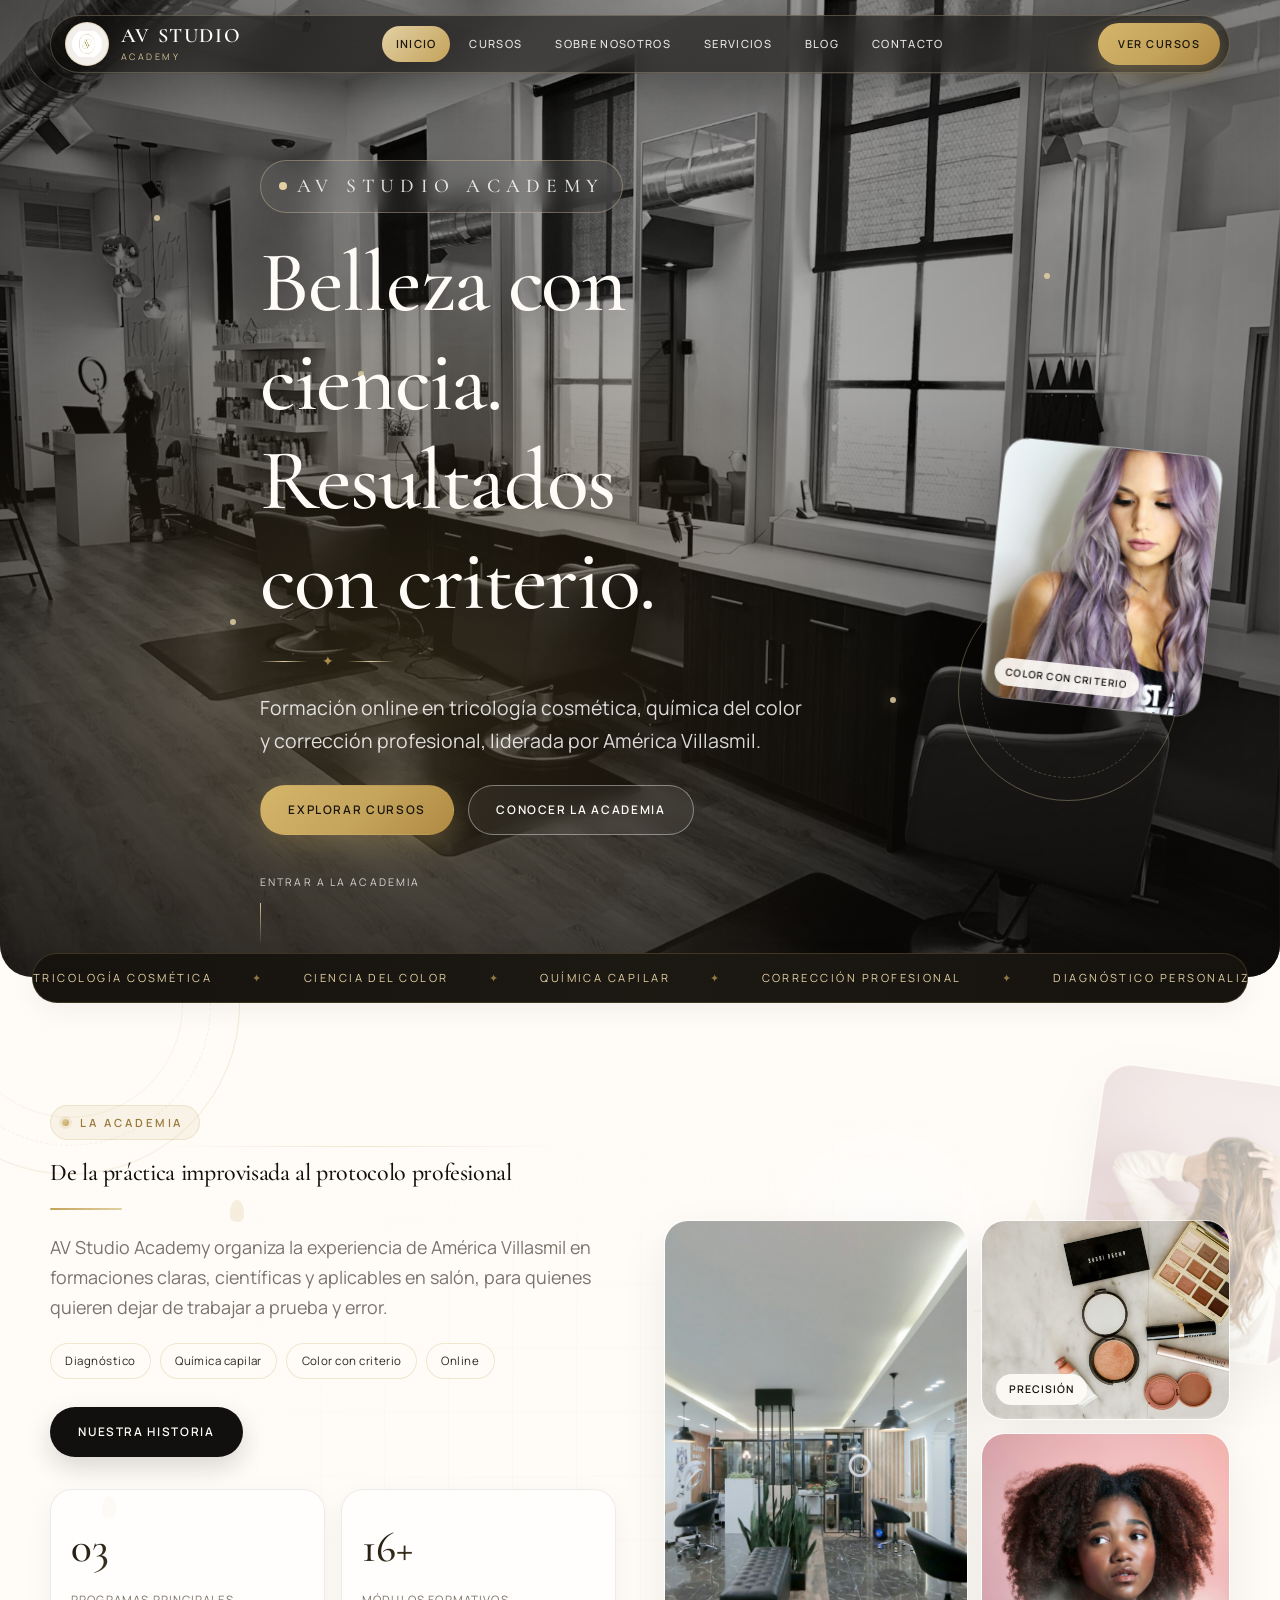
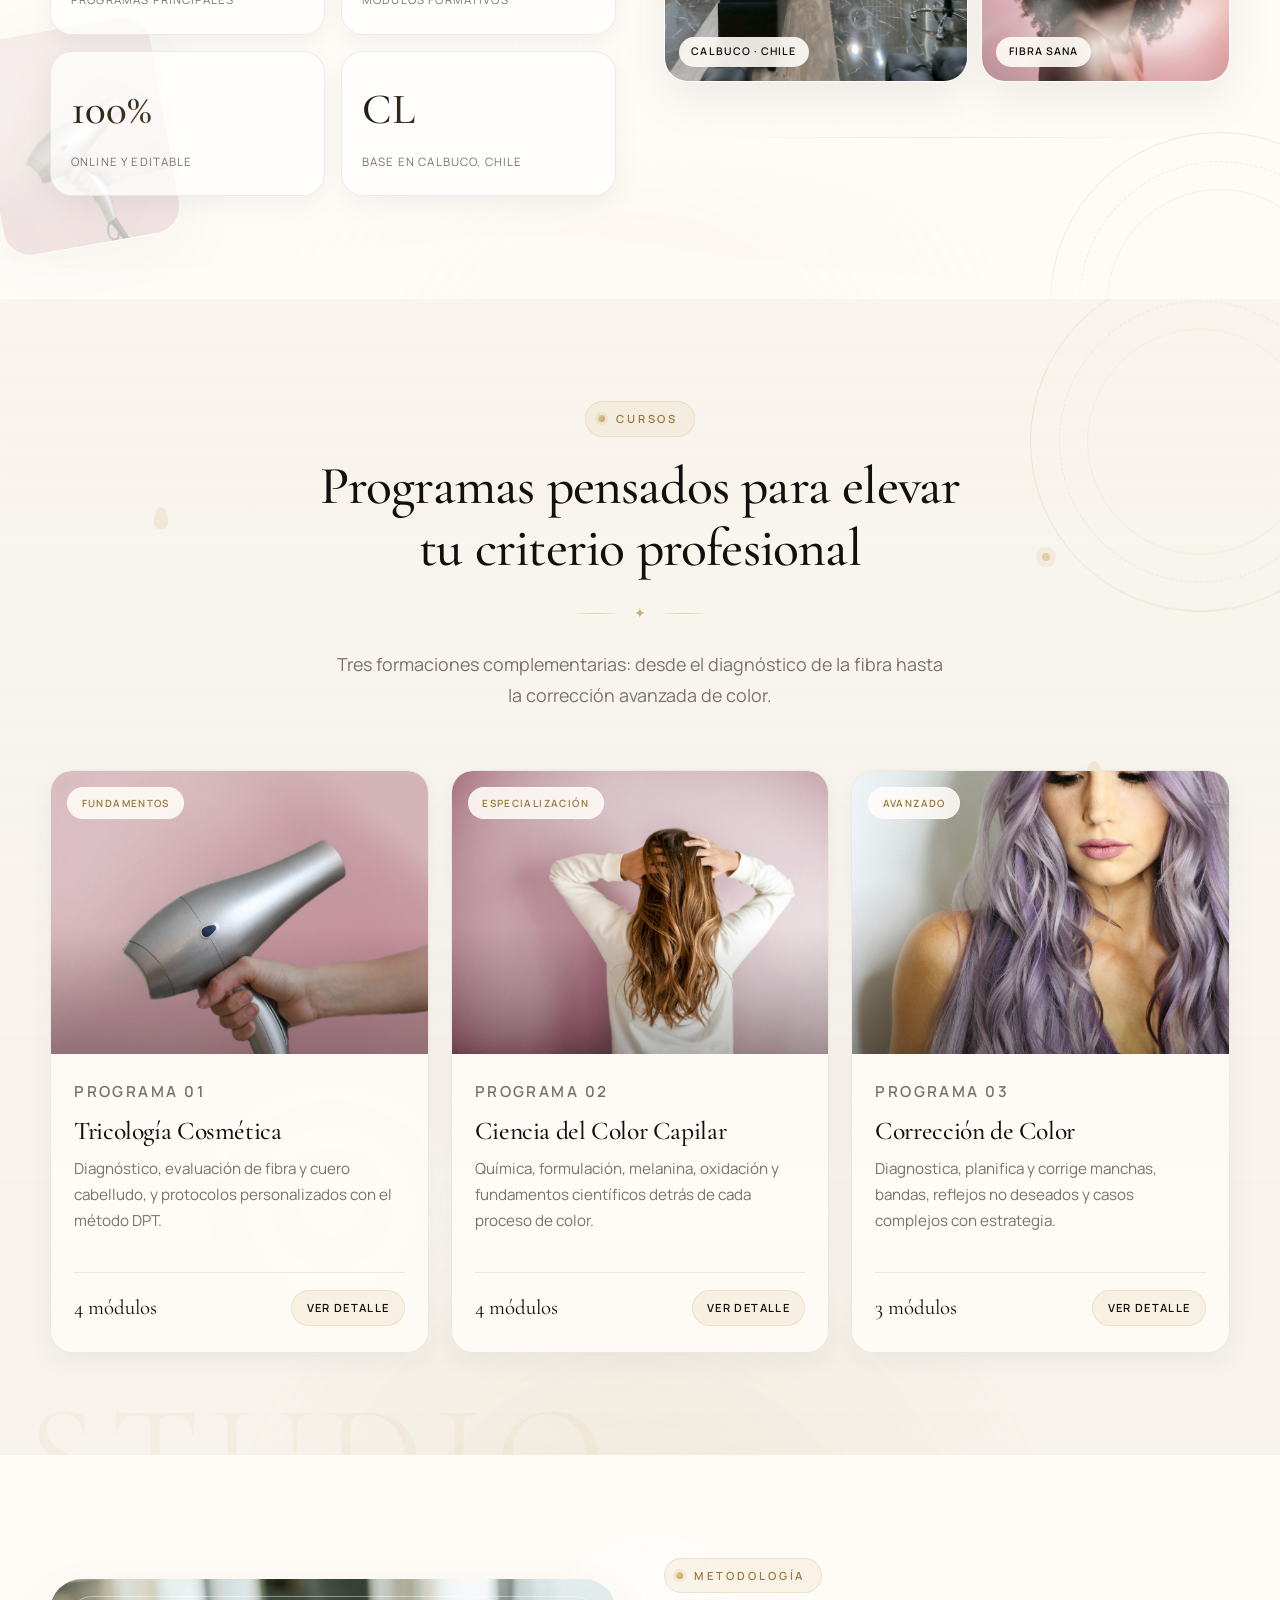
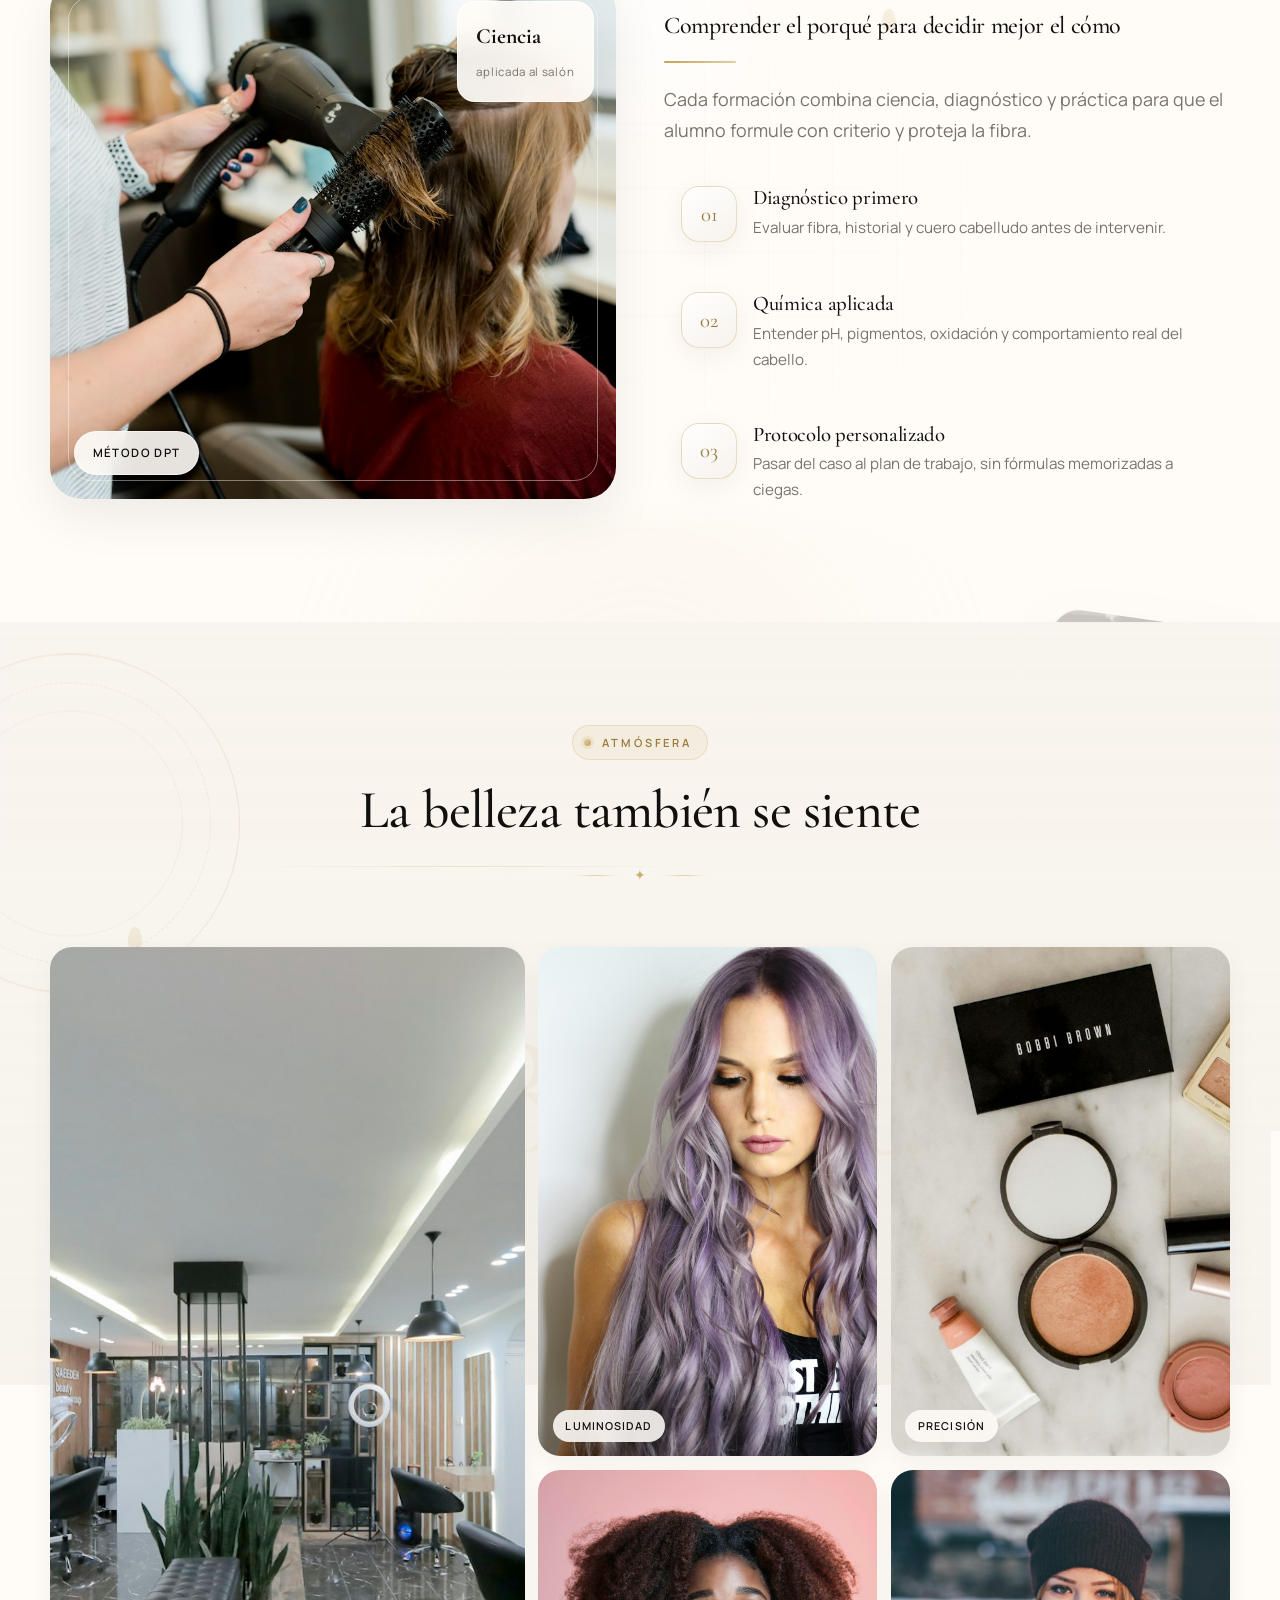
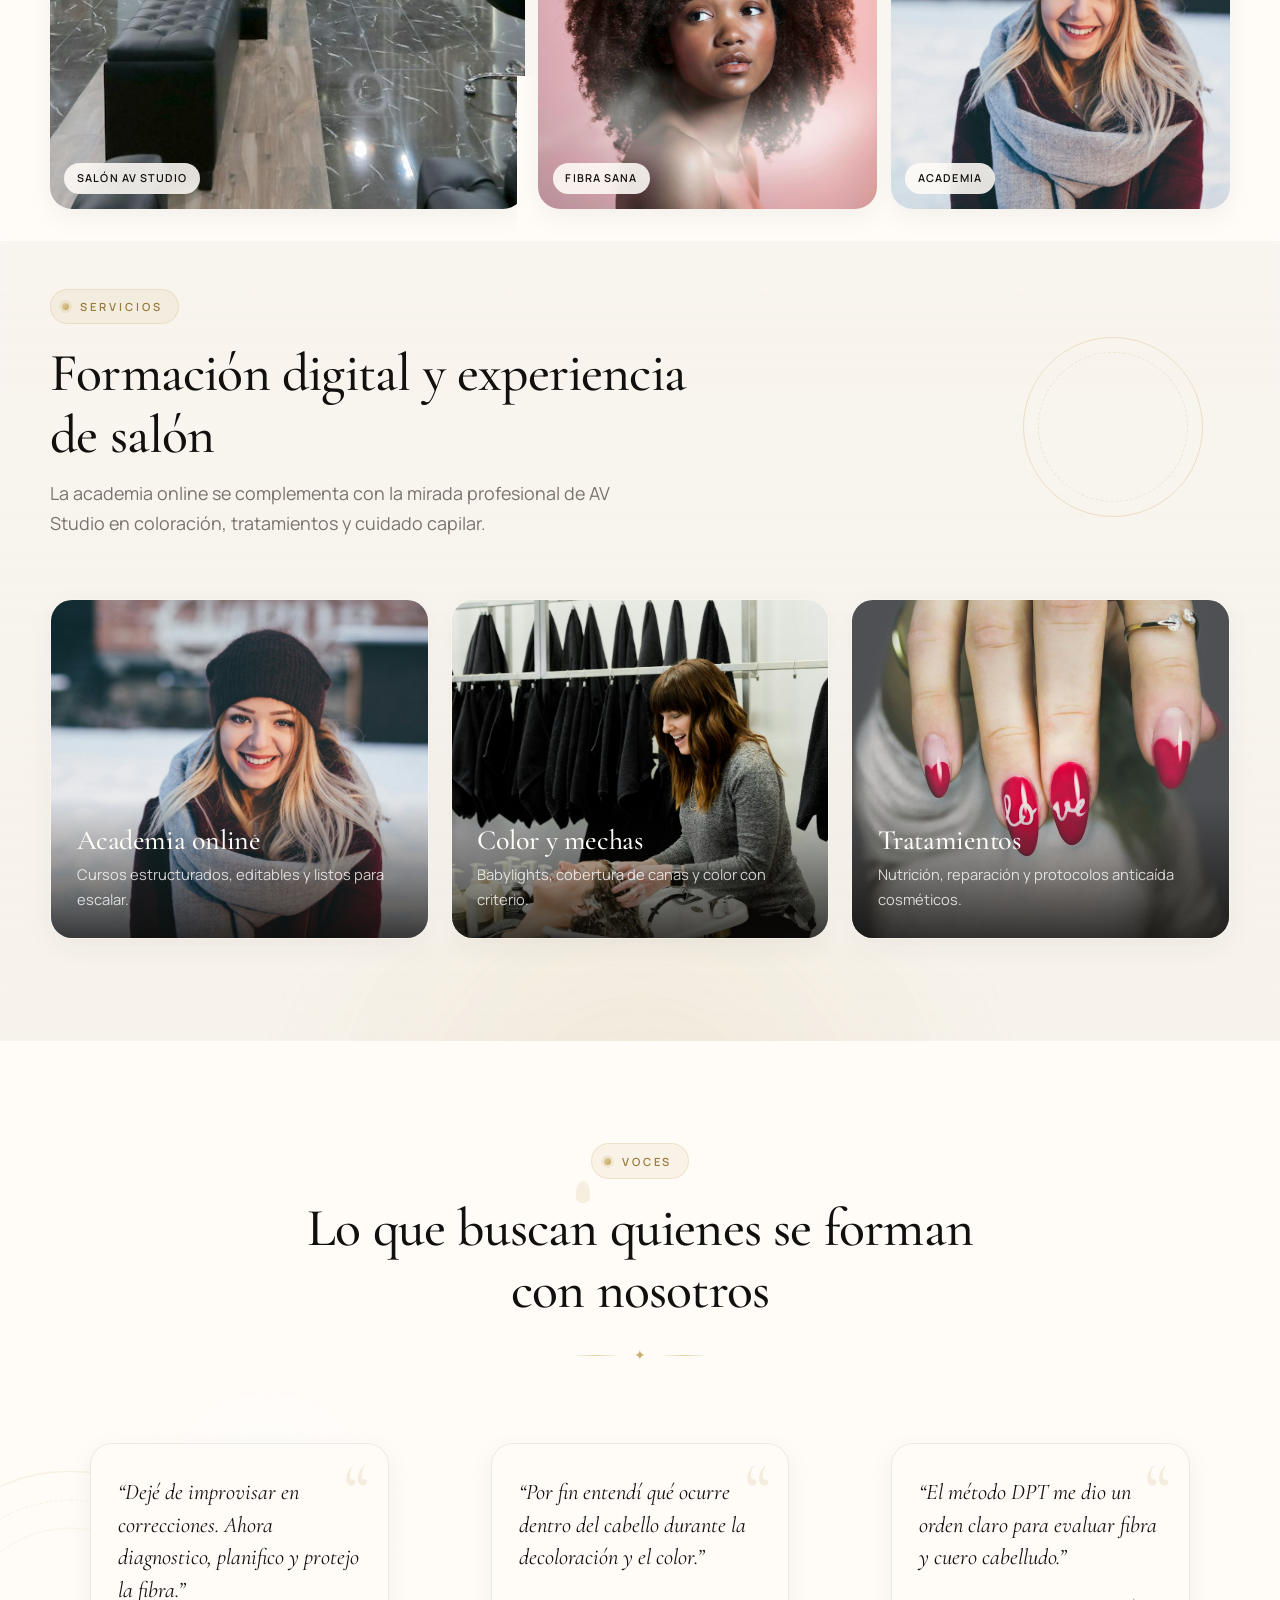
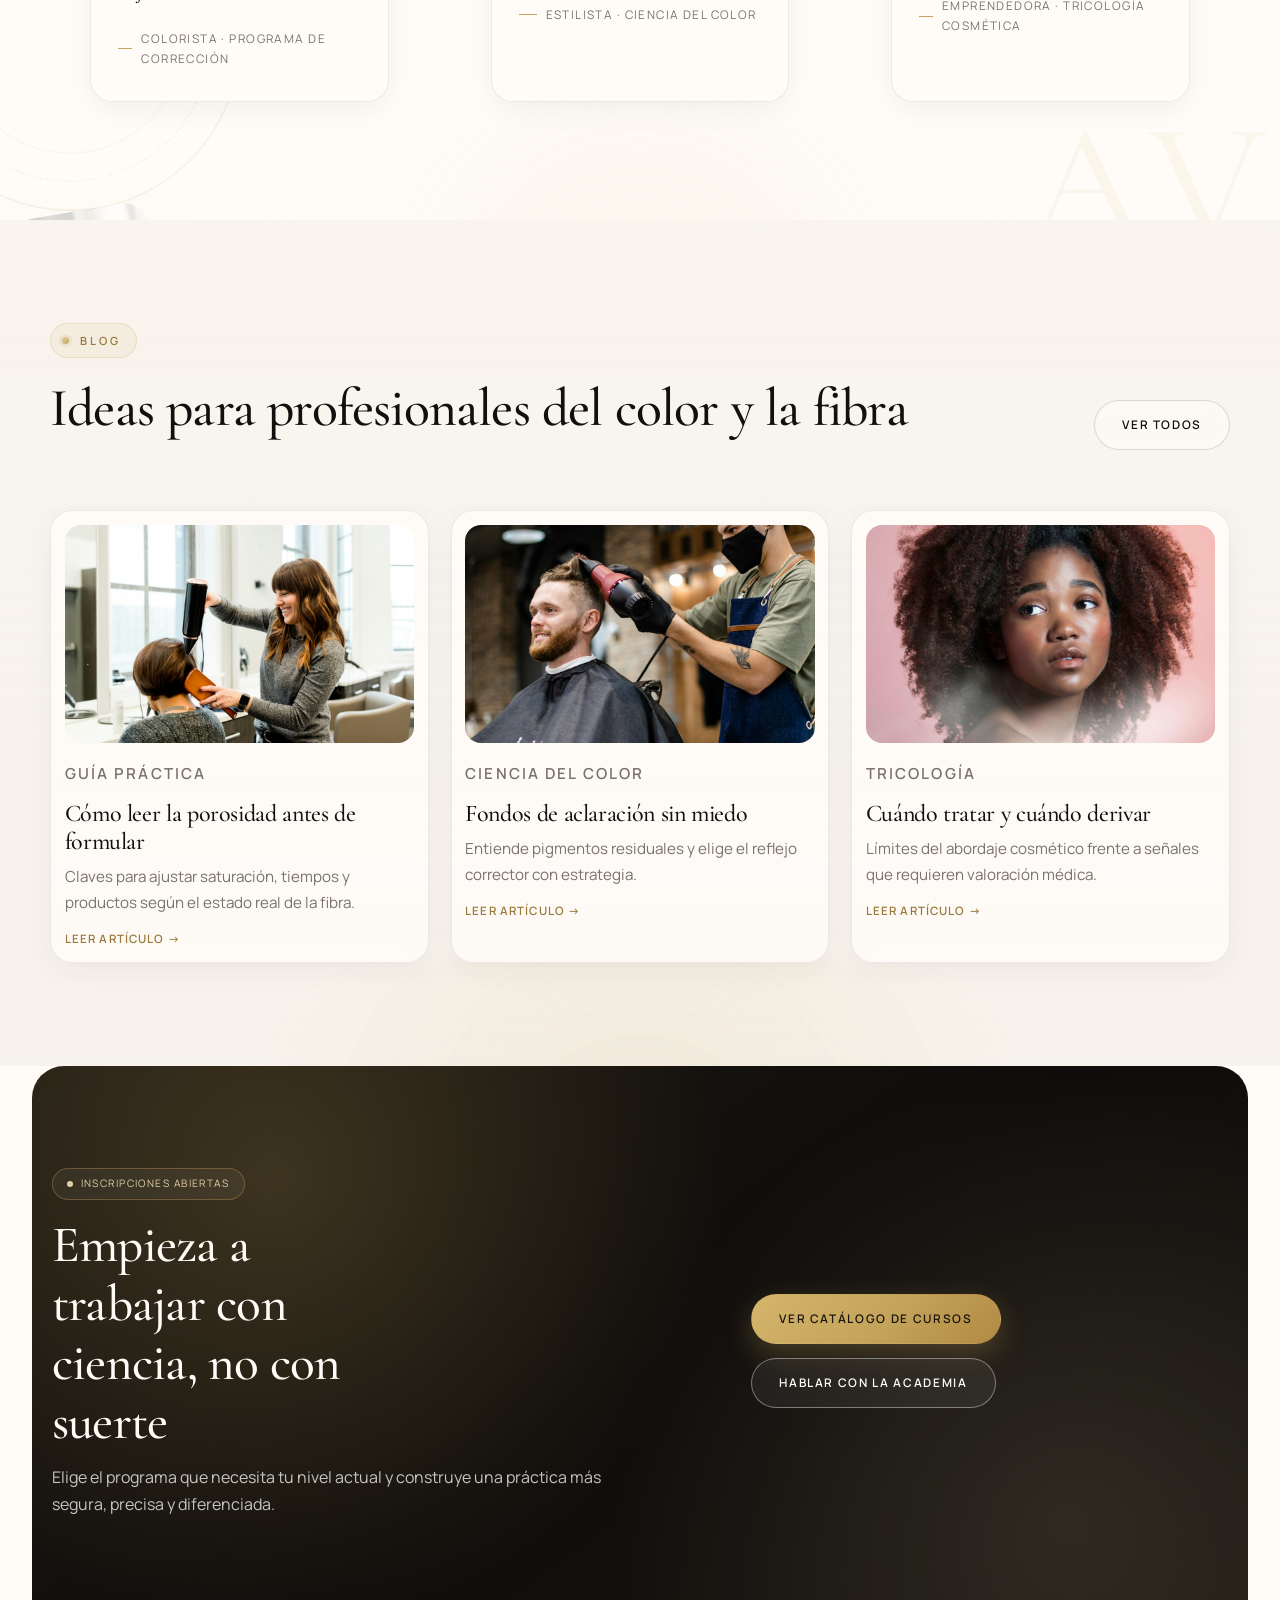
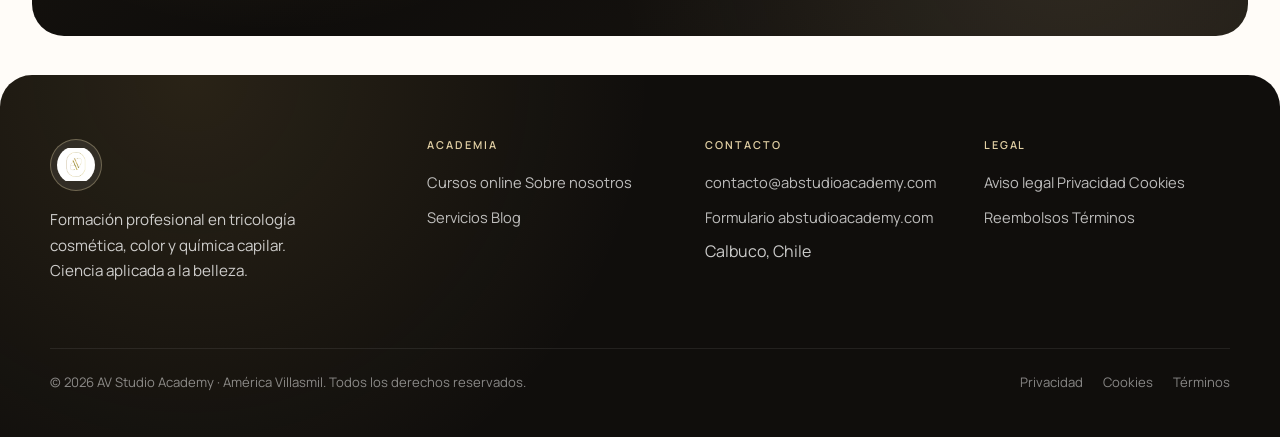
<file: proyectos/av-studio/mockup/web/index.html>
<!DOCTYPE html>
<html lang="es">
<head>
  <meta charset="UTF-8">
  <meta name="viewport" content="width=device-width, initial-scale=1">
  <title>AV Studio Academy | Formación en Tricología y Color Capilar</title>
  <meta name="description" content="Academia online de América Villasmil. Tricología cosmética, ciencia del color y corrección profesional. Belleza con criterio científico.">
  <link rel="preconnect" href="https://fonts.googleapis.com">
  <link rel="preconnect" href="https://fonts.gstatic.com" crossorigin>
  <link href="https://fonts.googleapis.com/css2?family=Cormorant+Garamond:ital,wght@0,400;0,500;0,600;1,500&family=Manrope:wght@400;500;600;700&display=swap" rel="stylesheet">
  <link rel="stylesheet" href="assets/css/styles.css">
</head>
<body>
  <!-- ELEMENTOR: Theme Builder → Header -->
  <div data-site-header></div>

  <main>
    <!-- ELEMENTOR SECTION: Hero full-bleed -->
    <section class="hero">
      <div class="hero__media">
        <img src="assets/img/hero-salon.jpg" alt="Salón de belleza profesional">
        <div class="hero__overlay"></div>
      </div>
      <div class="hero__atmosphere" aria-hidden="true">
        <span class="spark" style="top:22%;left:12%;"></span>
        <span class="spark" style="top:38%;left:28%;animation-delay:.6s;"></span>
        <span class="spark" style="top:28%;right:18%;animation-delay:1.2s;"></span>
        <span class="spark" style="bottom:28%;right:30%;animation-delay:1.8s;"></span>
        <span class="spark" style="bottom:36%;left:18%;animation-delay:2.2s;"></span>
      </div>
      <div class="hero__glow" aria-hidden="true"></div>
      <figure class="hero__side-card reveal reveal-delay-2">
        <img src="assets/img/blonde-light.jpg" alt="Resultado de color">
        <figcaption>Color con criterio</figcaption>
      </figure>
      <div class="hero__content reveal">
        <p class="hero__brand">AV Studio Academy</p>
        <h1>Belleza con ciencia. Resultados con criterio.</h1>
        <div class="ornament" style="justify-content:flex-start;margin:0.85rem 0 1.1rem;"><span>✦</span></div>
        <p>Formación online en tricología cosmética, química del color y corrección profesional, liderada por América Villasmil.</p>
        <div class="btn-row">
          <a class="btn btn--gold" href="cursos.html">Explorar cursos</a>
          <a class="btn btn--ghost-light" href="sobre-nosotros.html">Conocer la academia</a>
        </div>
        <a class="scroll-cue" href="#academia" aria-label="Desplazar hacia abajo">
          <span>Entrar a la academia</span>
          <i></i>
        </a>
      </div>
    </section>

    <!-- ELEMENTOR SECTION: Marquee -->
    <div class="marquee" aria-hidden="true">
      <div class="marquee__track">
        <span>Tricología cosmética</span>
        <span>Ciencia del color</span>
        <span>Química capilar</span>
        <span>Corrección profesional</span>
        <span>Diagnóstico personalizado</span>
        <span>Formación online</span>
        <span>Tricología cosmética</span>
        <span>Ciencia del color</span>
        <span>Química capilar</span>
        <span>Corrección profesional</span>
        <span>Diagnóstico personalizado</span>
        <span>Formación online</span>
      </div>
    </div>

    <!-- ELEMENTOR SECTION: Intro + stats -->
    <section class="section" id="academia">
      <div class="bg-scene" aria-hidden="true">
        <div class="bg-scene__arc bg-scene__arc--tl"></div>
        <div class="bg-scene__arc bg-scene__arc--br"></div>
        <div class="bg-scene__grid"></div>
        <div class="bg-scene__mono" style="top:18%;right:4%;">AV</div>
        <div class="bg-scene__photo bg-scene__photo--1"><img src="assets/img/color-hair.jpg" alt=""></div>
        <div class="bg-scene__photo bg-scene__photo--2"><img src="assets/img/hands-hair.jpg" alt=""></div>
        <span class="bg-scene__petal" style="top:22%;left:18%;"></span>
        <span class="bg-scene__petal" style="top:55%;left:8%;animation-delay:1s;"></span>
        <span class="bg-scene__petal" style="top:30%;right:22%;animation-delay:2s;"></span>
        <span class="bg-scene__line" style="top:16%;left:12%;"></span>
        <span class="bg-scene__line" style="bottom:18%;right:10%;"></span>
        <div class="bg-scene__shine" style="top:10%;right:20%;"></div>
      </div>
      <div class="container">
        <div class="grid-2">
          <div class="reveal">
            <p class="eyebrow">La academia</p>
            <h2>De la práctica improvisada al protocolo profesional</h2>
            <div class="divider-gold"></div>
            <p class="lead">AV Studio Academy organiza la experiencia de América Villasmil en formaciones claras, científicas y aplicables en salón, para quienes quieren dejar de trabajar a prueba y error.</p>
            <div class="pill-row">
              <span class="pill">Diagnóstico</span>
              <span class="pill">Química capilar</span>
              <span class="pill">Color con criterio</span>
              <span class="pill">Online</span>
            </div>
            <div class="btn-row">
              <a class="btn btn--ink" href="sobre-nosotros.html">Nuestra historia</a>
            </div>
            <div class="stats-panel" style="margin-top:2rem;">
              <div class="stat"><strong>03</strong><span>Programas principales</span></div>
              <div class="stat"><strong>16+</strong><span>Módulos formativos</span></div>
              <div class="stat"><strong>100%</strong><span>Online y editable</span></div>
              <div class="stat"><strong>CL</strong><span>Base en Calbuco, Chile</span></div>
            </div>
          </div>
          <div class="reveal reveal-delay-2">
            <div class="floating-gallery">
              <figure class="floating-gallery__main">
                <img src="assets/img/salon-interior.jpg" alt="Ambiente AV Studio">
                <figcaption>Calbuco · Chile</figcaption>
              </figure>
              <div class="floating-gallery__stack">
                <figure>
                  <img src="assets/img/tools.jpg" alt="Herramientas">
                  <figcaption>Precisión</figcaption>
                </figure>
                <figure>
                  <img src="assets/img/brunette-gloss.jpg" alt="Brillo">
                  <figcaption>Fibra sana</figcaption>
                </figure>
              </div>
            </div>
          </div>
        </div>
      </div>
      <div class="bg-scene__wave" aria-hidden="true"></div>
    </section>

    <!-- ELEMENTOR SECTION: Featured courses -->
    <section class="section section--mist">
      <div class="bg-scene" aria-hidden="true">
        <div class="bg-scene__arc bg-scene__arc--tr"></div>
        <div class="bg-scene__photo bg-scene__photo--3"><img src="assets/img/education.jpg" alt=""></div>
        <div class="bg-scene__mono" style="bottom:8%;left:2%;font-size:clamp(4rem,12vw,9rem);">Studio</div>
        <span class="bg-scene__petal" style="top:18%;left:12%;"></span>
        <span class="bg-scene__petal" style="top:40%;right:14%;animation-delay:1.4s;"></span>
        <span class="decor-spark" style="top:22%;right:18%;"></span>
        <div class="bg-scene__shine" style="bottom:10%;left:15%;"></div>
      </div>
      <div class="container">
        <div class="section-head section-head--center reveal">
          <p class="eyebrow">Cursos</p>
          <h2>Programas pensados para elevar tu criterio profesional</h2>
          <div class="ornament"><span>✦</span></div>
          <p class="lead" style="margin-inline:auto;">Tres formaciones complementarias: desde el diagnóstico de la fibra hasta la corrección avanzada de color.</p>
        </div>
        <div class="grid-3">
          <article class="course-card reveal">
            <div class="course-card__media">
              <span class="course-card__chip">Fundamentos</span>
              <img src="assets/img/hands-hair.jpg" alt="Evaluación capilar profesional">
            </div>
            <div class="course-card__body">
              <p class="course-card__meta">Programa 01</p>
              <h3>Tricología Cosmética</h3>
              <p>Diagnóstico, evaluación de fibra y cuero cabelludo, y protocolos personalizados con el método DPT.</p>
              <div class="course-card__footer">
                <span class="price">4 módulos</span>
                <a href="cursos.html#tricologia">Ver detalle</a>
              </div>
            </div>
          </article>
          <article class="course-card reveal reveal-delay-1">
            <div class="course-card__media">
              <span class="course-card__chip">Especialización</span>
              <img src="assets/img/color-hair.jpg" alt="Coloración capilar">
            </div>
            <div class="course-card__body">
              <p class="course-card__meta">Programa 02</p>
              <h3>Ciencia del Color Capilar</h3>
              <p>Química, formulación, melanina, oxidación y fundamentos científicos detrás de cada proceso de color.</p>
              <div class="course-card__footer">
                <span class="price">4 módulos</span>
                <a href="cursos.html#color">Ver detalle</a>
              </div>
            </div>
          </article>
          <article class="course-card reveal reveal-delay-2">
            <div class="course-card__media">
              <span class="course-card__chip">Avanzado</span>
              <img src="assets/img/blonde-light.jpg" alt="Corrección de color">
            </div>
            <div class="course-card__body">
              <p class="course-card__meta">Programa 03</p>
              <h3>Corrección de Color</h3>
              <p>Diagnostica, planifica y corrige manchas, bandas, reflejos no deseados y casos complejos con estrategia.</p>
              <div class="course-card__footer">
                <span class="price">3 módulos</span>
                <a href="cursos.html#correccion">Ver detalle</a>
              </div>
            </div>
          </article>
        </div>
      </div>
    </section>

    <!-- ELEMENTOR SECTION: Split about -->
    <section class="section">
      <div class="bg-scene" aria-hidden="true">
        <div class="bg-scene__arc bg-scene__arc--br"></div>
        <div class="bg-scene__grid"></div>
        <div class="bg-scene__photo bg-scene__photo--1" style="top:auto;bottom:6%;right:2%;opacity:.22;"><img src="assets/img/blog-2.jpg" alt=""></div>
        <span class="bg-scene__petal" style="top:20%;right:30%;"></span>
        <span class="bg-scene__petal" style="bottom:24%;left:40%;animation-delay:2s;"></span>
        <div class="bg-scene__shine" style="top:5%;left:40%;"></div>
      </div>
      <div class="container grid-2">
        <div class="split-media reveal">
          <img src="assets/img/portrait.jpg" alt="Profesional de la belleza">
          <div class="split-media__frame"></div>
          <span class="split-media__badge">Método DPT</span>
          <div class="float-card" style="top:1.4rem;right:1.4rem;">
            <strong>Ciencia</strong>
            <span>aplicada al salón</span>
          </div>
        </div>
        <div class="reveal reveal-delay-1">
          <p class="eyebrow">Metodología</p>
          <h2>Comprender el porqué para decidir mejor el cómo</h2>
          <div class="divider-gold"></div>
          <p class="lead">Cada formación combina ciencia, diagnóstico y práctica para que el alumno formule con criterio y proteja la fibra.</p>
          <div class="feature-list" style="margin-top:1.5rem;">
            <div class="feature-item">
              <div class="feature-icon">01</div>
              <div>
                <h3>Diagnóstico primero</h3>
                <p>Evaluar fibra, historial y cuero cabelludo antes de intervenir.</p>
              </div>
            </div>
            <div class="feature-item">
              <div class="feature-icon">02</div>
              <div>
                <h3>Química aplicada</h3>
                <p>Entender pH, pigmentos, oxidación y comportamiento real del cabello.</p>
              </div>
            </div>
            <div class="feature-item">
              <div class="feature-icon">03</div>
              <div>
                <h3>Protocolo personalizado</h3>
                <p>Pasar del caso al plan de trabajo, sin fórmulas memorizadas a ciegas.</p>
              </div>
            </div>
          </div>
        </div>
      </div>
    </section>

    <!-- ELEMENTOR SECTION: Visual mosaic -->
    <section class="section section--mist" style="padding-bottom:2rem;">
      <div class="bg-scene" aria-hidden="true">
        <div class="bg-scene__arc bg-scene__arc--tl"></div>
        <div class="bg-scene__mono" style="top:12%;right:6%;">Beauty</div>
        <span class="bg-scene__petal" style="top:25%;left:10%;"></span>
        <span class="bg-scene__petal" style="top:60%;right:12%;animation-delay:1s;"></span>
        <span class="bg-scene__line" style="top:20%;left:20%;"></span>
      </div>
      <div class="container">
        <div class="section-head section-head--center reveal">
          <p class="eyebrow">Atmósfera</p>
          <h2>La belleza también se siente</h2>
          <div class="ornament"><span>✦</span></div>
        </div>
        <div class="visual-strip reveal">
          <figure>
            <img src="assets/img/salon-interior.jpg" alt="Interior de salón">
            <figcaption>Salón AV Studio</figcaption>
          </figure>
          <figure>
            <img src="assets/img/blonde-light.jpg" alt="Cabello iluminado">
            <figcaption>Luminosidad</figcaption>
          </figure>
          <figure>
            <img src="assets/img/tools.jpg" alt="Herramientas profesionales">
            <figcaption>Precisión</figcaption>
          </figure>
          <figure>
            <img src="assets/img/brunette-gloss.jpg" alt="Brillo capilar">
            <figcaption>Fibra sana</figcaption>
          </figure>
          <figure>
            <img src="assets/img/education.jpg" alt="Formación">
            <figcaption>Academia</figcaption>
          </figure>
        </div>
      </div>
    </section>

    <!-- ELEMENTOR SECTION: Services preview -->
    <section class="section section--mist" style="padding-top:3rem;">
      <div class="decor-ring" style="top:12%;right:6%;" aria-hidden="true"></div>
      <div class="container">
        <div class="section-head reveal">
          <p class="eyebrow">Servicios</p>
          <h2>Formación digital y experiencia de salón</h2>
          <p class="lead">La academia online se complementa con la mirada profesional de AV Studio en coloración, tratamientos y cuidado capilar.</p>
        </div>
        <div class="grid-3">
          <a class="service-tile reveal" href="servicios.html">
            <img src="assets/img/education.jpg" alt="Formación online">
            <div class="service-tile__content">
              <h3>Academia online</h3>
              <p>Cursos estructurados, editables y listos para escalar.</p>
            </div>
          </a>
          <a class="service-tile reveal reveal-delay-1" href="servicios.html">
            <img src="assets/img/service-color.jpg" alt="Coloración profesional">
            <div class="service-tile__content">
              <h3>Color y mechas</h3>
              <p>Babylights, cobertura de canas y color con criterio.</p>
            </div>
          </a>
          <a class="service-tile reveal reveal-delay-2" href="servicios.html">
            <img src="assets/img/service-care.jpg" alt="Tratamientos capilares">
            <div class="service-tile__content">
              <h3>Tratamientos</h3>
              <p>Nutrición, reparación y protocolos anticaída cosméticos.</p>
            </div>
          </a>
        </div>
      </div>
    </section>

    <!-- ELEMENTOR SECTION: Testimonials -->
    <section class="section">
      <div class="bg-scene" aria-hidden="true">
        <div class="bg-scene__arc bg-scene__arc--tl"></div>
        <div class="bg-scene__arc bg-scene__arc--br"></div>
        <div class="bg-scene__photo bg-scene__photo--2" style="opacity:.2;"><img src="assets/img/portrait.jpg" alt=""></div>
        <div class="bg-scene__mono" style="top:30%;right:0;">AV</div>
        <span class="bg-scene__petal" style="top:18%;left:45%;"></span>
        <div class="bg-scene__shine" style="top:40%;left:10%;"></div>
      </div>
      <div class="container">
        <div class="section-head section-head--center reveal">
          <p class="eyebrow">Voces</p>
          <h2>Lo que buscan quienes se forman con nosotros</h2>
          <div class="ornament"><span>✦</span></div>
        </div>
        <div class="grid-3">
          <blockquote class="quote-card reveal">
            <p>“Dejé de improvisar en correcciones. Ahora diagnostico, planifico y protejo la fibra.”</p>
            <cite>Colorista · Programa de Corrección</cite>
          </blockquote>
          <blockquote class="quote-card reveal reveal-delay-1">
            <p>“Por fin entendí qué ocurre dentro del cabello durante la decoloración y el color.”</p>
            <cite>Estilista · Ciencia del Color</cite>
          </blockquote>
          <blockquote class="quote-card reveal reveal-delay-2">
            <p>“El método DPT me dio un orden claro para evaluar fibra y cuero cabelludo.”</p>
            <cite>Emprendedora · Tricología Cosmética</cite>
          </blockquote>
        </div>
      </div>
    </section>

    <!-- ELEMENTOR SECTION: Blog preview -->
    <section class="section section--mist">
      <div class="container">
        <div class="section-head reveal" style="display:flex;justify-content:space-between;align-items:end;gap:1rem;flex-wrap:wrap;max-width:none;">
          <div>
            <p class="eyebrow">Blog</p>
            <h2>Ideas para profesionales del color y la fibra</h2>
          </div>
          <a class="btn btn--ghost" href="blog.html">Ver todos</a>
        </div>
        <div class="grid-3">
          <article class="blog-card reveal">
            <div class="blog-card__media"><img src="assets/img/blog-1.jpg" alt="Corte y color"></div>
            <p class="blog-card__date">Guía práctica</p>
            <h3>Cómo leer la porosidad antes de formular</h3>
            <p>Claves para ajustar saturación, tiempos y productos según el estado real de la fibra.</p>
            <a href="blog.html">Leer artículo →</a>
          </article>
          <article class="blog-card reveal reveal-delay-1">
            <div class="blog-card__media"><img src="assets/img/blog-2.jpg" alt="Cabello teñido"></div>
            <p class="blog-card__date">Ciencia del color</p>
            <h3>Fondos de aclaración sin miedo</h3>
            <p>Entiende pigmentos residuales y elige el reflejo corrector con estrategia.</p>
            <a href="blog.html">Leer artículo →</a>
          </article>
          <article class="blog-card reveal reveal-delay-2">
            <div class="blog-card__media"><img src="assets/img/brunette-gloss.jpg" alt="Brillo capilar"></div>
            <p class="blog-card__date">Tricología</p>
            <h3>Cuándo tratar y cuándo derivar</h3>
            <p>Límites del abordaje cosmético frente a señales que requieren valoración médica.</p>
            <a href="blog.html">Leer artículo →</a>
          </article>
        </div>
      </div>
    </section>

    <!-- ELEMENTOR SECTION: Final CTA -->
    <section class="section section--gold">
      <div class="container cta-banner">
        <div class="reveal">
          <p class="badge">Inscripciones abiertas</p>
          <h2>Empieza a trabajar con ciencia, no con suerte</h2>
          <p style="color:rgba(255,255,255,0.75);max-width:36rem;">Elige el programa que necesita tu nivel actual y construye una práctica más segura, precisa y diferenciada.</p>
        </div>
        <div class="reveal reveal-delay-1" style="display:flex;flex-direction:column;gap:0.85rem;align-items:flex-start;">
          <a class="btn btn--gold" href="cursos.html">Ver catálogo de cursos</a>
          <a class="btn btn--ghost-light" href="contacto.html">Hablar con la academia</a>
        </div>
      </div>
    </section>
  </main>

  <!-- ELEMENTOR: Theme Builder → Footer -->
  <div data-site-footer></div>
  <script src="assets/js/site.js"></script>
</body>
</html>
</file>
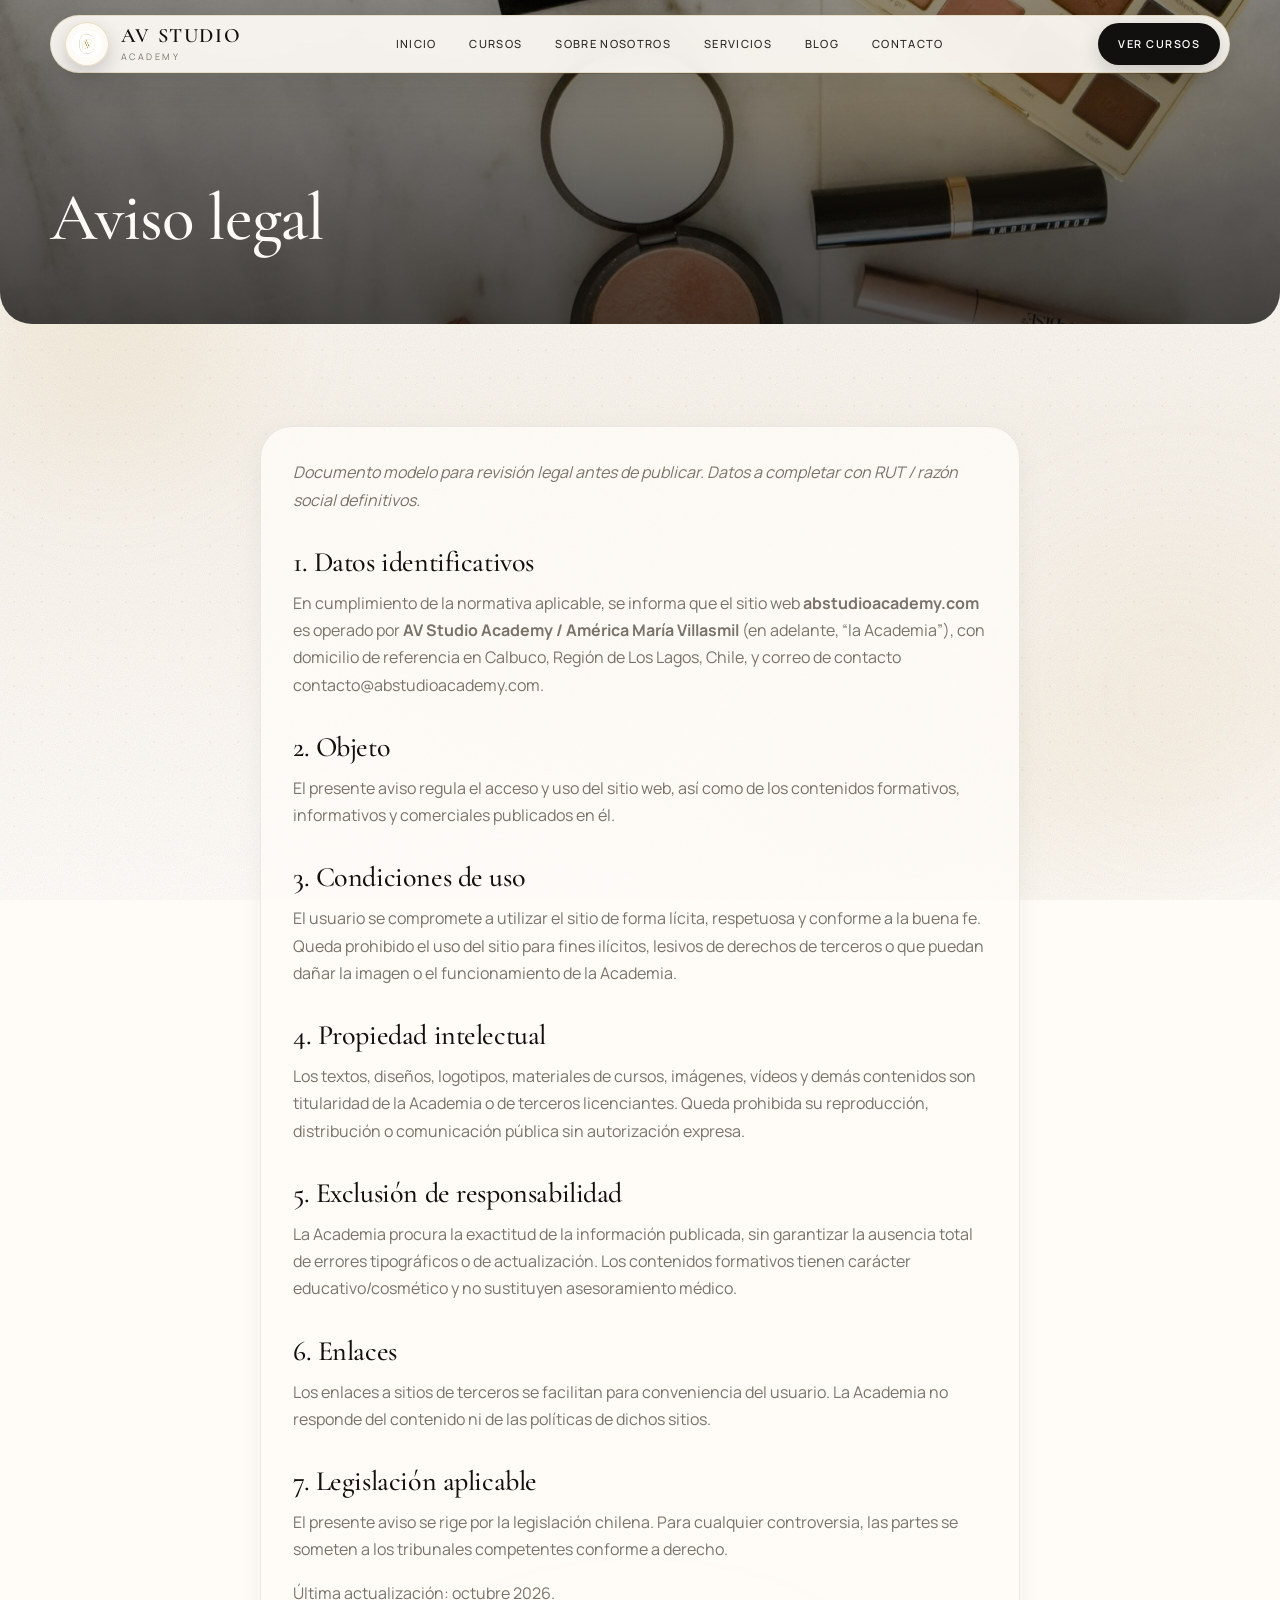
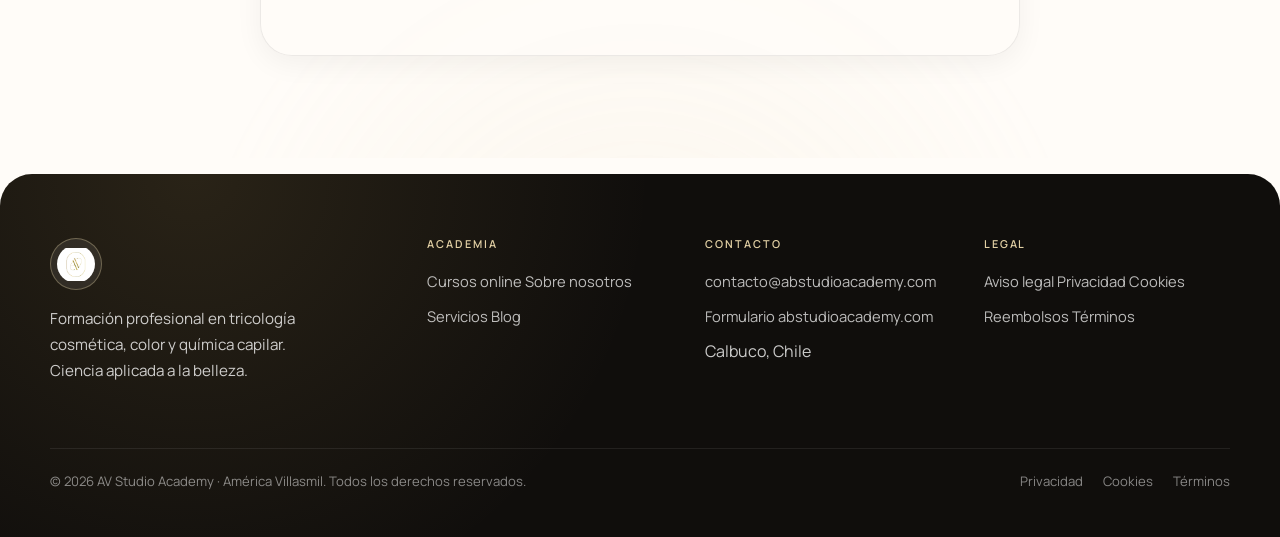
<file: proyectos/av-studio/mockup/web/aviso-legal.html>
<!DOCTYPE html>
<html lang="es">
<head>
  <meta charset="UTF-8">
  <meta name="viewport" content="width=device-width, initial-scale=1">
  <title>Aviso legal | AV Studio Academy</title>
  <link rel="preconnect" href="https://fonts.googleapis.com">
  <link rel="preconnect" href="https://fonts.gstatic.com" crossorigin>
  <link href="https://fonts.googleapis.com/css2?family=Cormorant+Garamond:ital,wght@0,400;0,500;0,600;1,500&family=Manrope:wght@400;500;600;700&display=swap" rel="stylesheet">
  <link rel="stylesheet" href="assets/css/styles.css">
</head>
<body>
  <div data-site-header data-solid="true"></div>
  <main>
    <section class="page-hero" style="min-height:36vh;">
      <div class="page-hero__media">
        <img src="assets/img/texture.jpg" alt="">
        <div class="page-hero__overlay"></div>
      </div>
      <div class="container reveal"><h1>Aviso legal</h1></div>
    </section>
    <section class="section">
      <div class="container legal reveal">
        <p><em>Documento modelo para revisión legal antes de publicar. Datos a completar con RUT / razón social definitivos.</em></p>
        <h2>1. Datos identificativos</h2>
        <p>En cumplimiento de la normativa aplicable, se informa que el sitio web <strong>abstudioacademy.com</strong> es operado por <strong>AV Studio Academy / América María Villasmil</strong> (en adelante, “la Academia”), con domicilio de referencia en Calbuco, Región de Los Lagos, Chile, y correo de contacto <a href="mailto:contacto@abstudioacademy.com">contacto@abstudioacademy.com</a>.</p>
        <h2>2. Objeto</h2>
        <p>El presente aviso regula el acceso y uso del sitio web, así como de los contenidos formativos, informativos y comerciales publicados en él.</p>
        <h2>3. Condiciones de uso</h2>
        <p>El usuario se compromete a utilizar el sitio de forma lícita, respetuosa y conforme a la buena fe. Queda prohibido el uso del sitio para fines ilícitos, lesivos de derechos de terceros o que puedan dañar la imagen o el funcionamiento de la Academia.</p>
        <h2>4. Propiedad intelectual</h2>
        <p>Los textos, diseños, logotipos, materiales de cursos, imágenes, vídeos y demás contenidos son titularidad de la Academia o de terceros licenciantes. Queda prohibida su reproducción, distribución o comunicación pública sin autorización expresa.</p>
        <h2>5. Exclusión de responsabilidad</h2>
        <p>La Academia procura la exactitud de la información publicada, sin garantizar la ausencia total de errores tipográficos o de actualización. Los contenidos formativos tienen carácter educativo/cosmético y no sustituyen asesoramiento médico.</p>
        <h2>6. Enlaces</h2>
        <p>Los enlaces a sitios de terceros se facilitan para conveniencia del usuario. La Academia no responde del contenido ni de las políticas de dichos sitios.</p>
        <h2>7. Legislación aplicable</h2>
        <p>El presente aviso se rige por la legislación chilena. Para cualquier controversia, las partes se someten a los tribunales competentes conforme a derecho.</p>
        <p>Última actualización: octubre 2026.</p>
      </div>
    </section>
  </main>
  <div data-site-footer></div>
  <script src="assets/js/site.js"></script>
</body>
</html>
</file>
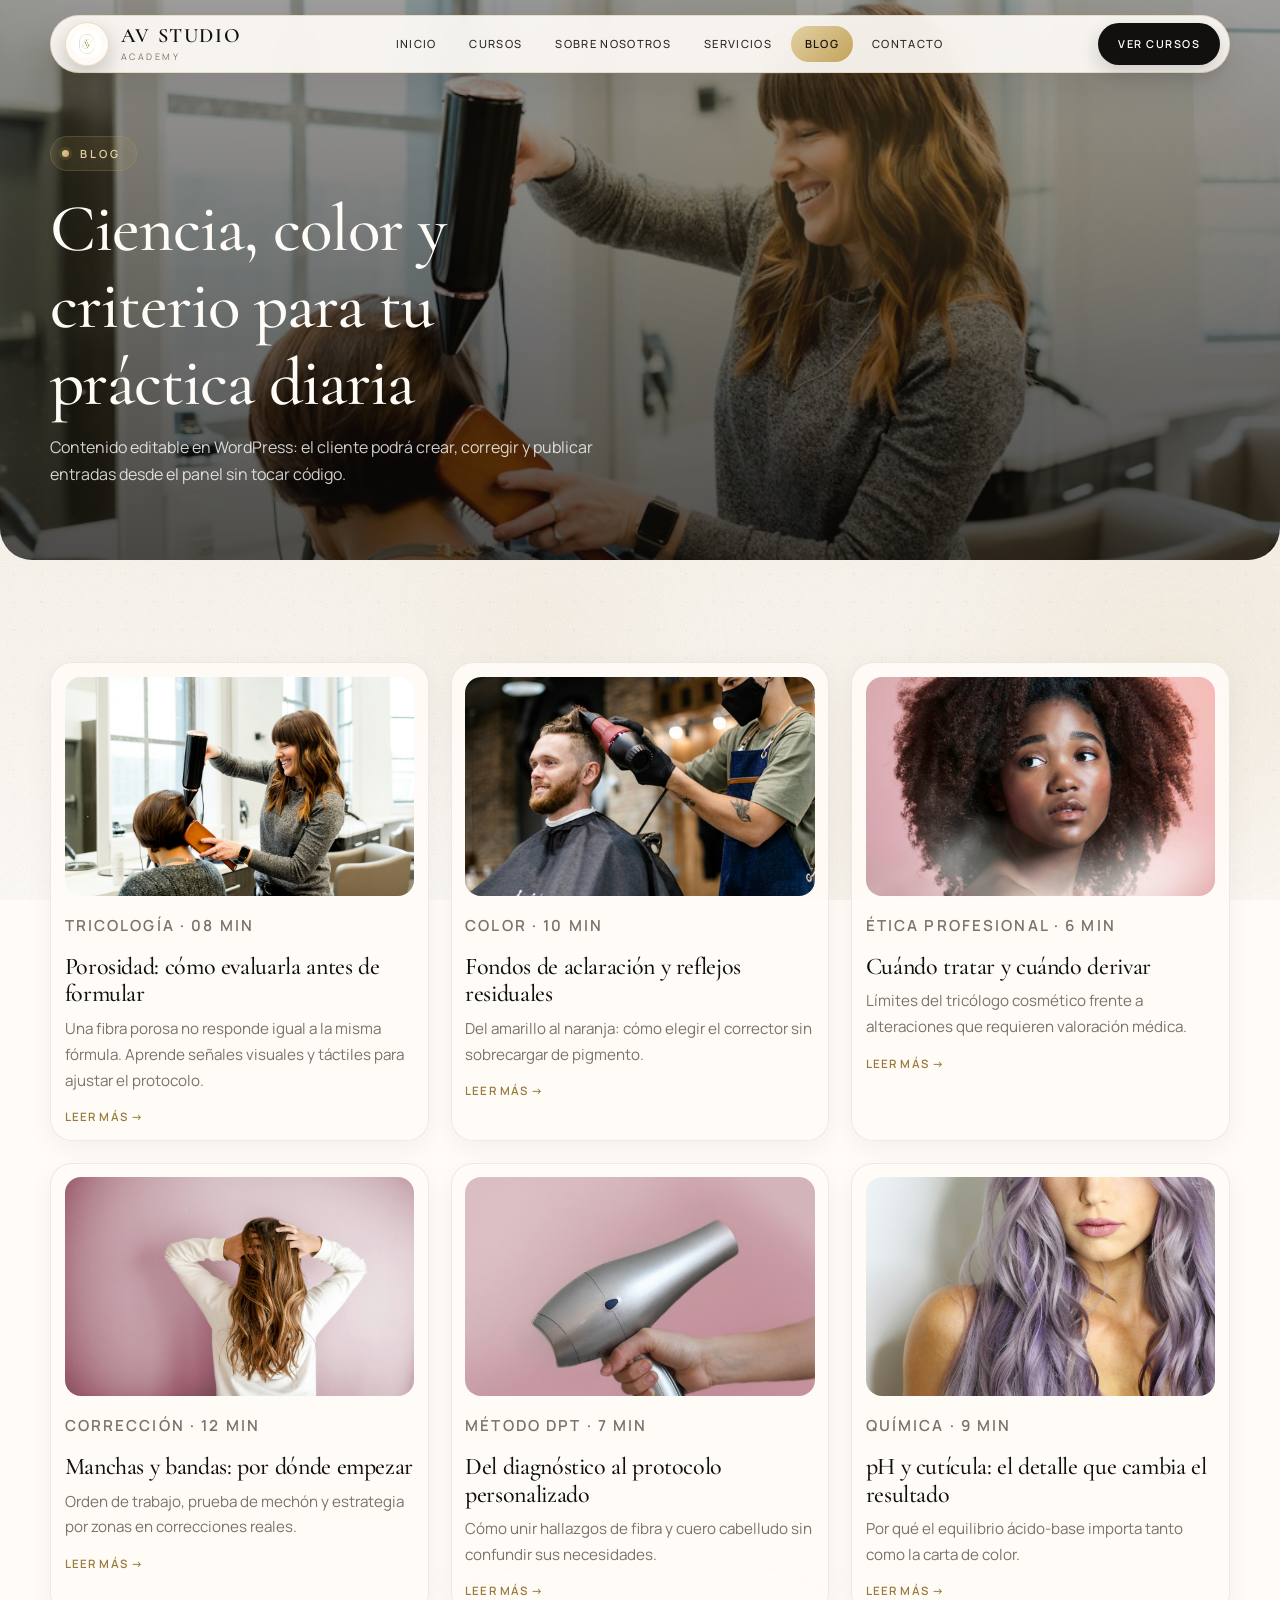
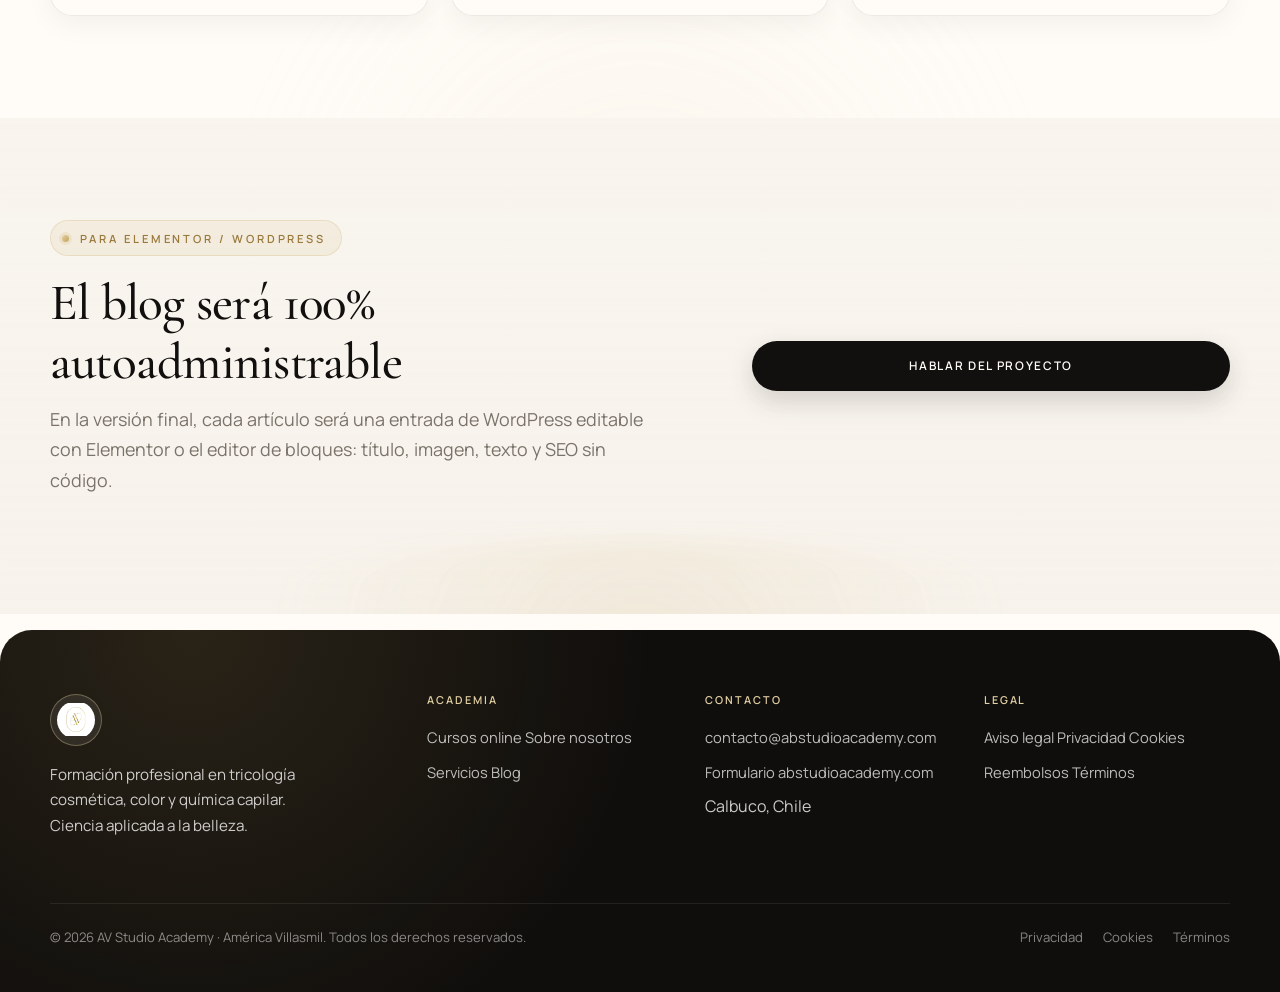
<file: proyectos/av-studio/mockup/web/blog.html>
<!DOCTYPE html>
<html lang="es">
<head>
  <meta charset="UTF-8">
  <meta name="viewport" content="width=device-width, initial-scale=1">
  <title>Blog | AV Studio Academy</title>
  <meta name="description" content="Artículos sobre tricología cosmética, colorimetría, química capilar y práctica profesional.">
  <link rel="preconnect" href="https://fonts.googleapis.com">
  <link rel="preconnect" href="https://fonts.gstatic.com" crossorigin>
  <link href="https://fonts.googleapis.com/css2?family=Cormorant+Garamond:ital,wght@0,400;0,500;0,600;1,500&family=Manrope:wght@400;500;600;700&display=swap" rel="stylesheet">
  <link rel="stylesheet" href="assets/css/styles.css">
</head>
<body>
  <div data-site-header data-solid="true"></div>

  <main>
    <section class="page-hero">
      <div class="page-hero__media">
        <img src="assets/img/blog-1.jpg" alt="Blog AV Studio Academy">
        <div class="page-hero__overlay"></div>
      </div>
      <div class="container reveal">
        <p class="eyebrow" style="color:var(--gold-soft);">Blog</p>
        <h1>Ciencia, color y criterio para tu práctica diaria</h1>
        <p style="max-width:34rem;color:rgba(255,255,255,0.8);">Contenido editable en WordPress: el cliente podrá crear, corregir y publicar entradas desde el panel sin tocar código.</p>
      </div>
    </section>

    <section class="section">
      <div class="container">
        <div class="grid-3">
          <article class="blog-card reveal">
            <div class="blog-card__media"><img src="assets/img/blog-1.jpg" alt=""></div>
            <p class="blog-card__date">Tricología · 08 min</p>
            <h3>Porosidad: cómo evaluarla antes de formular</h3>
            <p>Una fibra porosa no responde igual a la misma fórmula. Aprende señales visuales y táctiles para ajustar el protocolo.</p>
            <a href="contacto.html">Leer más →</a>
          </article>
          <article class="blog-card reveal reveal-delay-1">
            <div class="blog-card__media"><img src="assets/img/blog-2.jpg" alt=""></div>
            <p class="blog-card__date">Color · 10 min</p>
            <h3>Fondos de aclaración y reflejos residuales</h3>
            <p>Del amarillo al naranja: cómo elegir el corrector sin sobrecargar de pigmento.</p>
            <a href="contacto.html">Leer más →</a>
          </article>
          <article class="blog-card reveal reveal-delay-2">
            <div class="blog-card__media"><img src="assets/img/brunette-gloss.jpg" alt=""></div>
            <p class="blog-card__date">Ética profesional · 6 min</p>
            <h3>Cuándo tratar y cuándo derivar</h3>
            <p>Límites del tricólogo cosmético frente a alteraciones que requieren valoración médica.</p>
            <a href="contacto.html">Leer más →</a>
          </article>
          <article class="blog-card reveal">
            <div class="blog-card__media"><img src="assets/img/color-hair.jpg" alt=""></div>
            <p class="blog-card__date">Corrección · 12 min</p>
            <h3>Manchas y bandas: por dónde empezar</h3>
            <p>Orden de trabajo, prueba de mechón y estrategia por zonas en correcciones reales.</p>
            <a href="contacto.html">Leer más →</a>
          </article>
          <article class="blog-card reveal reveal-delay-1">
            <div class="blog-card__media"><img src="assets/img/hands-hair.jpg" alt=""></div>
            <p class="blog-card__date">Método DPT · 7 min</p>
            <h3>Del diagnóstico al protocolo personalizado</h3>
            <p>Cómo unir hallazgos de fibra y cuero cabelludo sin confundir sus necesidades.</p>
            <a href="contacto.html">Leer más →</a>
          </article>
          <article class="blog-card reveal reveal-delay-2">
            <div class="blog-card__media"><img src="assets/img/blonde-light.jpg" alt=""></div>
            <p class="blog-card__date">Química · 9 min</p>
            <h3>pH y cutícula: el detalle que cambia el resultado</h3>
            <p>Por qué el equilibrio ácido-base importa tanto como la carta de color.</p>
            <a href="contacto.html">Leer más →</a>
          </article>
        </div>
      </div>
    </section>

    <section class="section section--mist">
      <div class="container cta-banner">
        <div class="reveal">
          <p class="eyebrow">Para Elementor / WordPress</p>
          <h2>El blog será 100% autoadministrable</h2>
          <p class="lead">En la versión final, cada artículo será una entrada de WordPress editable con Elementor o el editor de bloques: título, imagen, texto y SEO sin código.</p>
        </div>
        <a class="btn btn--ink reveal reveal-delay-1" href="contacto.html">Hablar del proyecto</a>
      </div>
    </section>
  </main>

  <div data-site-footer></div>
  <script src="assets/js/site.js"></script>
</body>
</html>
</file>
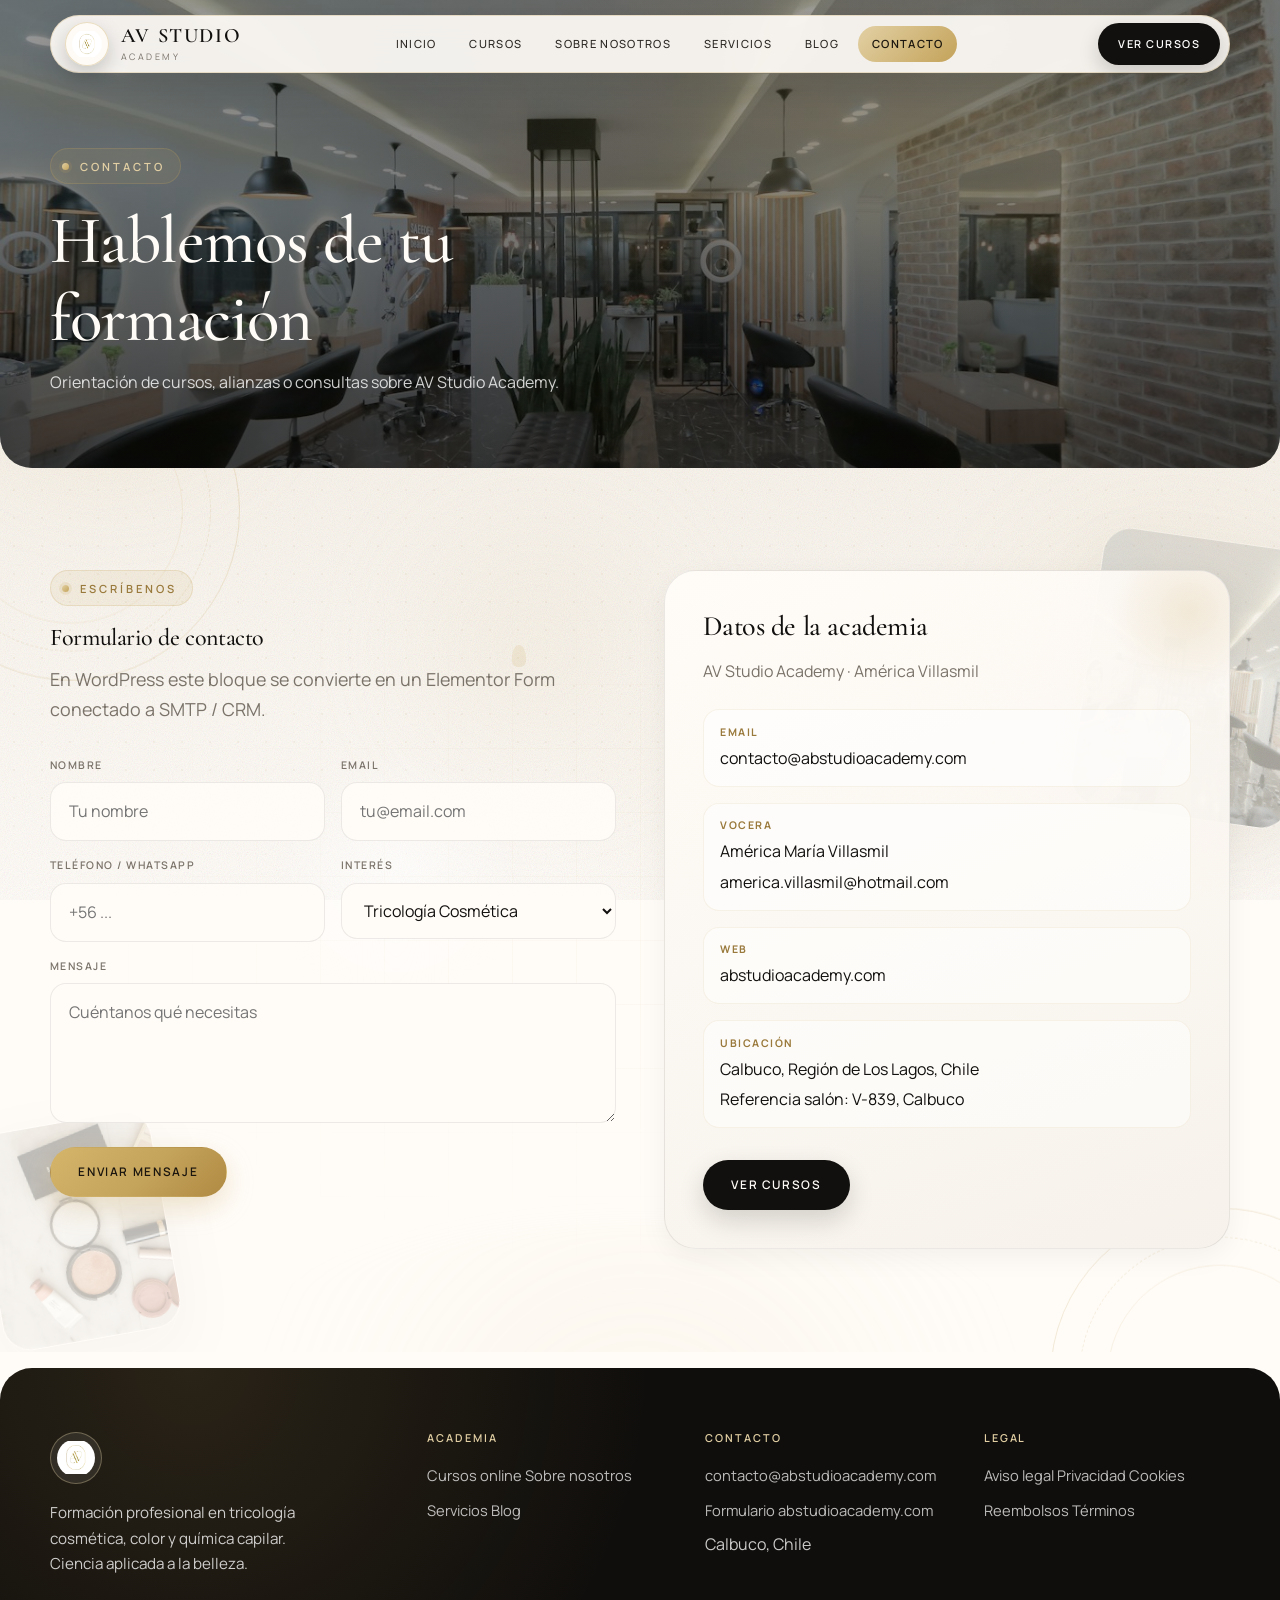
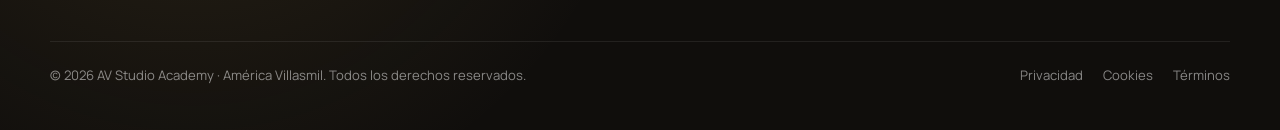
<file: proyectos/av-studio/mockup/web/contacto.html>
<!DOCTYPE html>
<html lang="es">
<head>
  <meta charset="UTF-8">
  <meta name="viewport" content="width=device-width, initial-scale=1">
  <title>Contacto | AV Studio Academy</title>
  <meta name="description" content="Contacta AV Studio Academy. Orientación de cursos, soporte y consultas. contacto@abstudioacademy.com">
  <link rel="preconnect" href="https://fonts.googleapis.com">
  <link rel="preconnect" href="https://fonts.gstatic.com" crossorigin>
  <link href="https://fonts.googleapis.com/css2?family=Cormorant+Garamond:ital,wght@0,400;0,500;0,600;1,500&family=Manrope:wght@400;500;600;700&display=swap" rel="stylesheet">
  <link rel="stylesheet" href="assets/css/styles.css">
</head>
<body>
  <div data-site-header data-solid="true"></div>

  <main>
    <section class="page-hero">
      <div class="page-hero__media">
        <img src="assets/img/contact.jpg" alt="Contacto academia">
        <div class="page-hero__overlay"></div>
      </div>
      <div class="container reveal">
        <p class="eyebrow" style="color:var(--gold-soft);">Contacto</p>
        <h1>Hablemos de tu formación</h1>
        <p style="max-width:32rem;color:rgba(255,255,255,0.8);">Orientación de cursos, alianzas o consultas sobre AV Studio Academy.</p>
      </div>
    </section>

    <section class="section">
      <div class="bg-scene" aria-hidden="true">
        <div class="bg-scene__arc bg-scene__arc--tl"></div>
        <div class="bg-scene__arc bg-scene__arc--br"></div>
        <div class="bg-scene__grid"></div>
        <div class="bg-scene__photo bg-scene__photo--1"><img src="assets/img/salon-interior.jpg" alt=""></div>
        <div class="bg-scene__photo bg-scene__photo--2"><img src="assets/img/tools.jpg" alt=""></div>
        <span class="bg-scene__petal" style="top:20%;left:40%;"></span>
        <div class="bg-scene__shine" style="top:30%;left:20%;"></div>
      </div>
      <div class="container grid-2" style="align-items:start;">
        <div class="reveal">
          <p class="eyebrow">Escríbenos</p>
          <h2>Formulario de contacto</h2>
          <p class="lead">En WordPress este bloque se convierte en un Elementor Form conectado a SMTP / CRM.</p>
          <form class="form-grid" style="margin-top:2rem;" data-contact-form>
            <div class="field">
              <label for="nombre">Nombre</label>
              <input id="nombre" name="nombre" type="text" required placeholder="Tu nombre">
            </div>
            <div class="field">
              <label for="email">Email</label>
              <input id="email" name="email" type="email" required placeholder="tu@email.com">
            </div>
            <div class="field">
              <label for="telefono">Teléfono / WhatsApp</label>
              <input id="telefono" name="telefono" type="tel" placeholder="+56 ...">
            </div>
            <div class="field">
              <label for="interes">Interés</label>
              <select id="interes" name="interes">
                <option>Tricología Cosmética</option>
                <option>Ciencia del Color Capilar</option>
                <option>Corrección de Color</option>
                <option>Servicios de salón</option>
                <option>Otro</option>
              </select>
            </div>
            <div class="field full">
              <label for="mensaje">Mensaje</label>
              <textarea id="mensaje" name="mensaje" required placeholder="Cuéntanos qué necesitas"></textarea>
            </div>
            <div class="full">
              <button class="btn btn--gold" type="submit">Enviar mensaje</button>
              <p data-form-note style="margin-top:0.85rem;font-size:0.9rem;color:var(--muted);"></p>
            </div>
          </form>
        </div>

        <aside class="contact-aside reveal reveal-delay-1">
          <h3>Datos de la academia</h3>
          <p style="color:var(--muted);">AV Studio Academy · América Villasmil</p>
          <ul class="contact-list">
            <li>
              <strong>Email</strong>
              <a href="mailto:contacto@abstudioacademy.com">contacto@abstudioacademy.com</a>
            </li>
            <li>
              <strong>Vocera</strong>
              <span>América María Villasmil</span>
              <a href="mailto:america.villasmil@hotmail.com">america.villasmil@hotmail.com</a>
            </li>
            <li>
              <strong>Web</strong>
              <a href="https://abstudioacademy.com" target="_blank" rel="noopener">abstudioacademy.com</a>
            </li>
            <li>
              <strong>Ubicación</strong>
              <span>Calbuco, Región de Los Lagos, Chile</span>
              <span>Referencia salón: V-839, Calbuco</span>
            </li>
          </ul>
          <a class="btn btn--ink" href="cursos.html">Ver cursos</a>
        </aside>
      </div>
    </section>
  </main>

  <div data-site-footer></div>
  <script src="assets/js/site.js"></script>
</body>
</html>
</file>
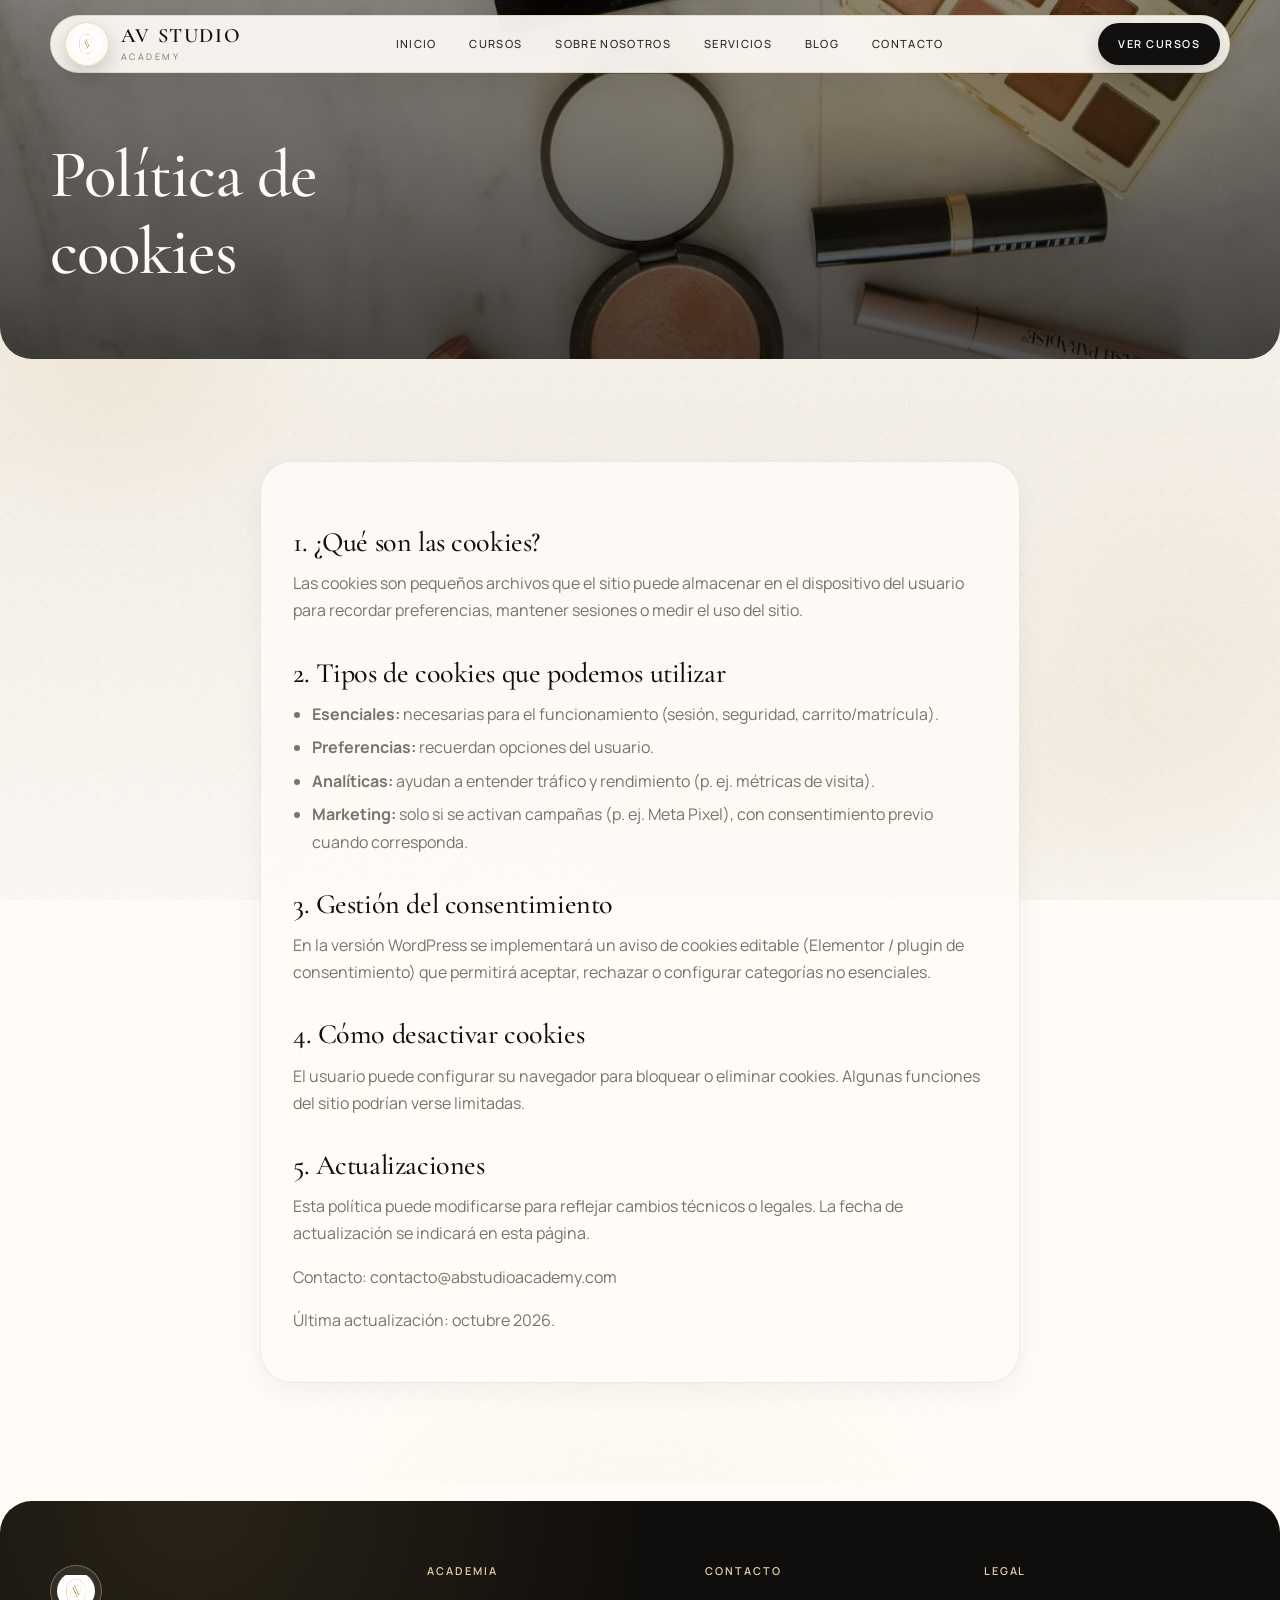
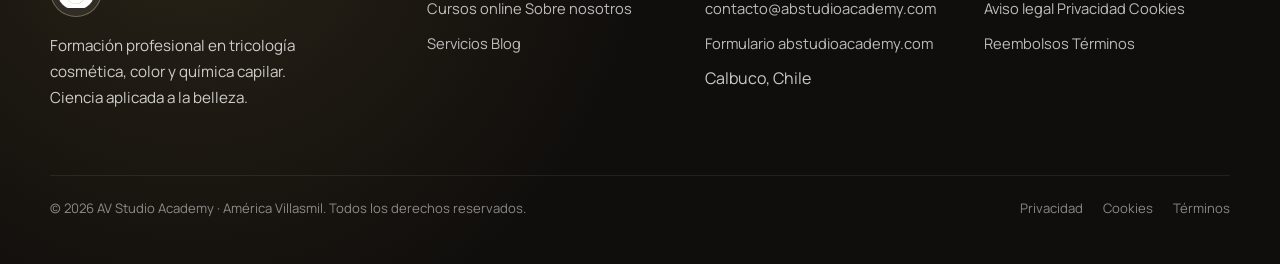
<file: proyectos/av-studio/mockup/web/cookies.html>
<!DOCTYPE html>
<html lang="es">
<head>
  <meta charset="UTF-8">
  <meta name="viewport" content="width=device-width, initial-scale=1">
  <title>Política de cookies | AV Studio Academy</title>
  <link rel="preconnect" href="https://fonts.googleapis.com">
  <link rel="preconnect" href="https://fonts.gstatic.com" crossorigin>
  <link href="https://fonts.googleapis.com/css2?family=Cormorant+Garamond:ital,wght@0,400;0,500;0,600;1,500&family=Manrope:wght@400;500;600;700&display=swap" rel="stylesheet">
  <link rel="stylesheet" href="assets/css/styles.css">
</head>
<body>
  <div data-site-header data-solid="true"></div>
  <main>
    <section class="page-hero" style="min-height:36vh;">
      <div class="page-hero__media">
        <img src="assets/img/texture.jpg" alt="">
        <div class="page-hero__overlay"></div>
      </div>
      <div class="container reveal"><h1>Política de cookies</h1></div>
    </section>
    <section class="section">
      <div class="container legal reveal">
        <h2>1. ¿Qué son las cookies?</h2>
        <p>Las cookies son pequeños archivos que el sitio puede almacenar en el dispositivo del usuario para recordar preferencias, mantener sesiones o medir el uso del sitio.</p>
        <h2>2. Tipos de cookies que podemos utilizar</h2>
        <ul>
          <li><strong>Esenciales:</strong> necesarias para el funcionamiento (sesión, seguridad, carrito/matrícula).</li>
          <li><strong>Preferencias:</strong> recuerdan opciones del usuario.</li>
          <li><strong>Analíticas:</strong> ayudan a entender tráfico y rendimiento (p. ej. métricas de visita).</li>
          <li><strong>Marketing:</strong> solo si se activan campañas (p. ej. Meta Pixel), con consentimiento previo cuando corresponda.</li>
        </ul>
        <h2>3. Gestión del consentimiento</h2>
        <p>En la versión WordPress se implementará un aviso de cookies editable (Elementor / plugin de consentimiento) que permitirá aceptar, rechazar o configurar categorías no esenciales.</p>
        <h2>4. Cómo desactivar cookies</h2>
        <p>El usuario puede configurar su navegador para bloquear o eliminar cookies. Algunas funciones del sitio podrían verse limitadas.</p>
        <h2>5. Actualizaciones</h2>
        <p>Esta política puede modificarse para reflejar cambios técnicos o legales. La fecha de actualización se indicará en esta página.</p>
        <p>Contacto: <a href="mailto:contacto@abstudioacademy.com">contacto@abstudioacademy.com</a></p>
        <p>Última actualización: octubre 2026.</p>
      </div>
    </section>
  </main>
  <div data-site-footer></div>
  <script src="assets/js/site.js"></script>
</body>
</html>
</file>
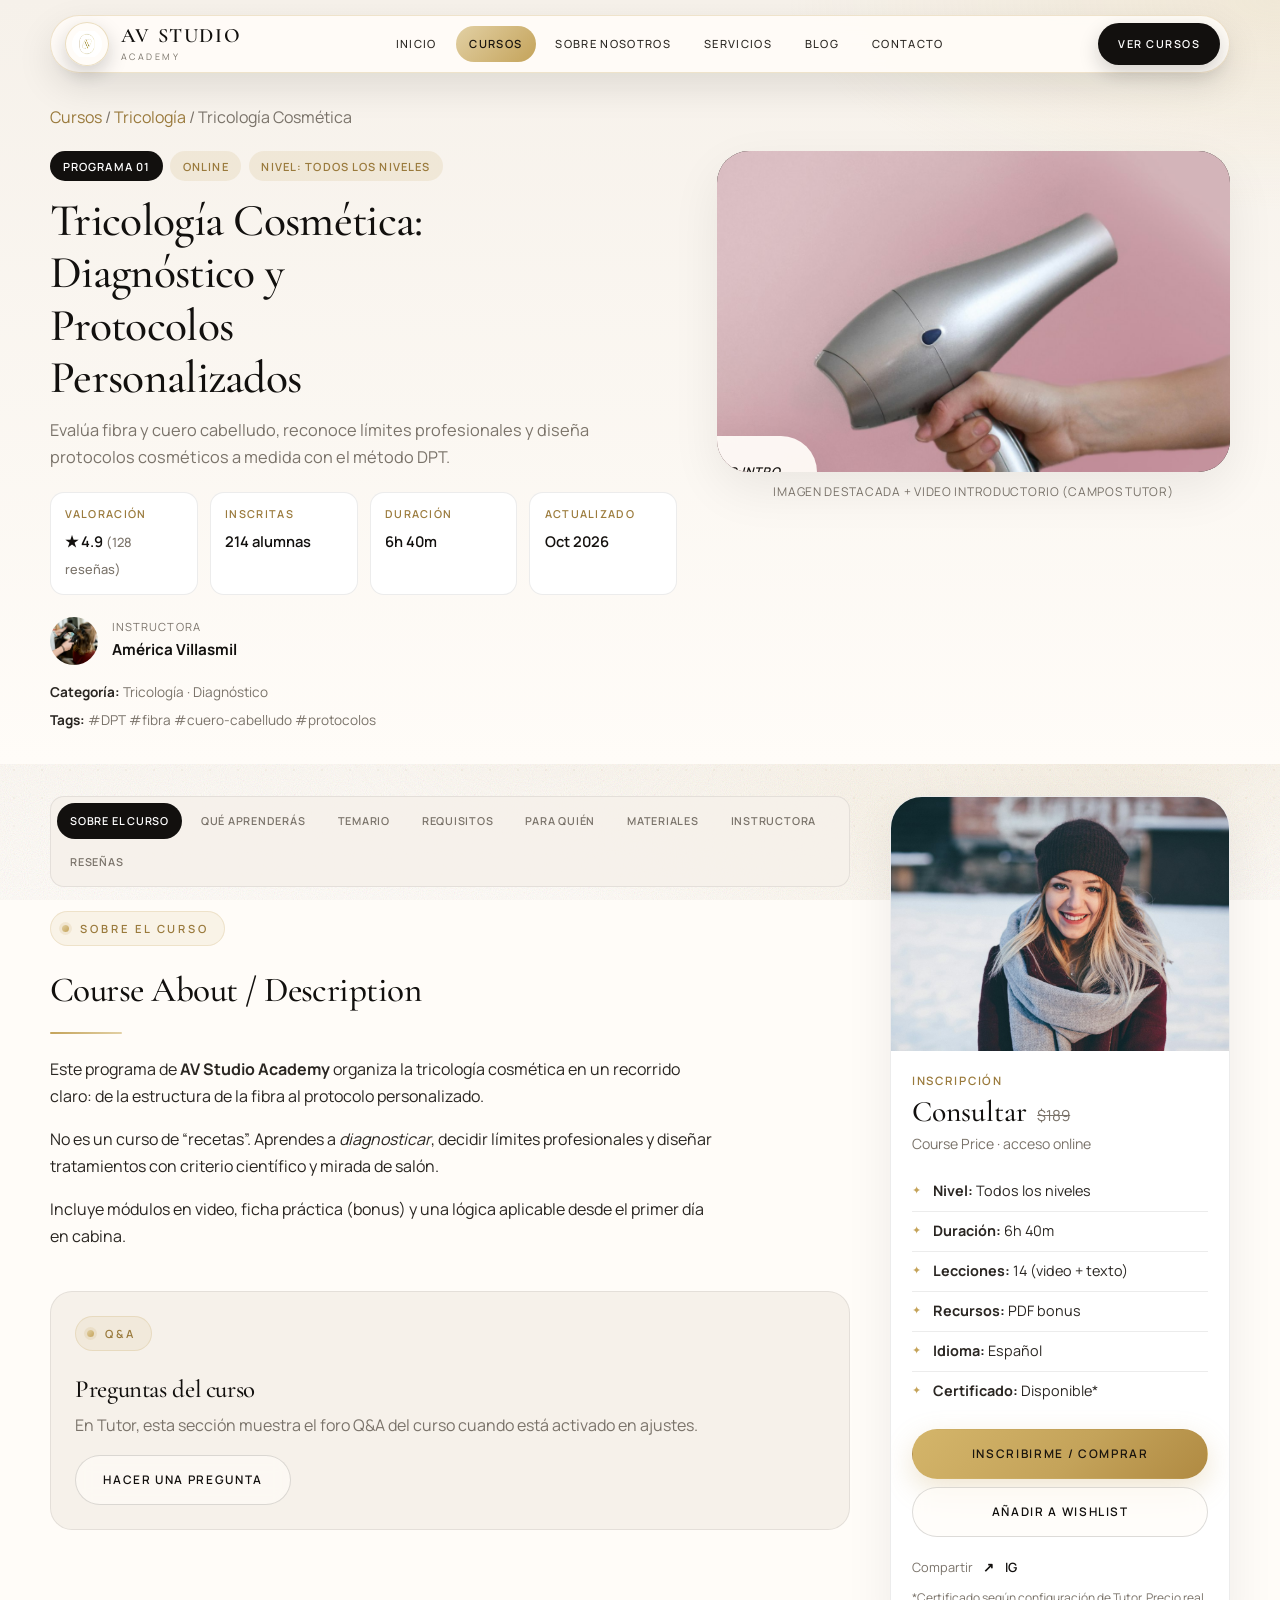
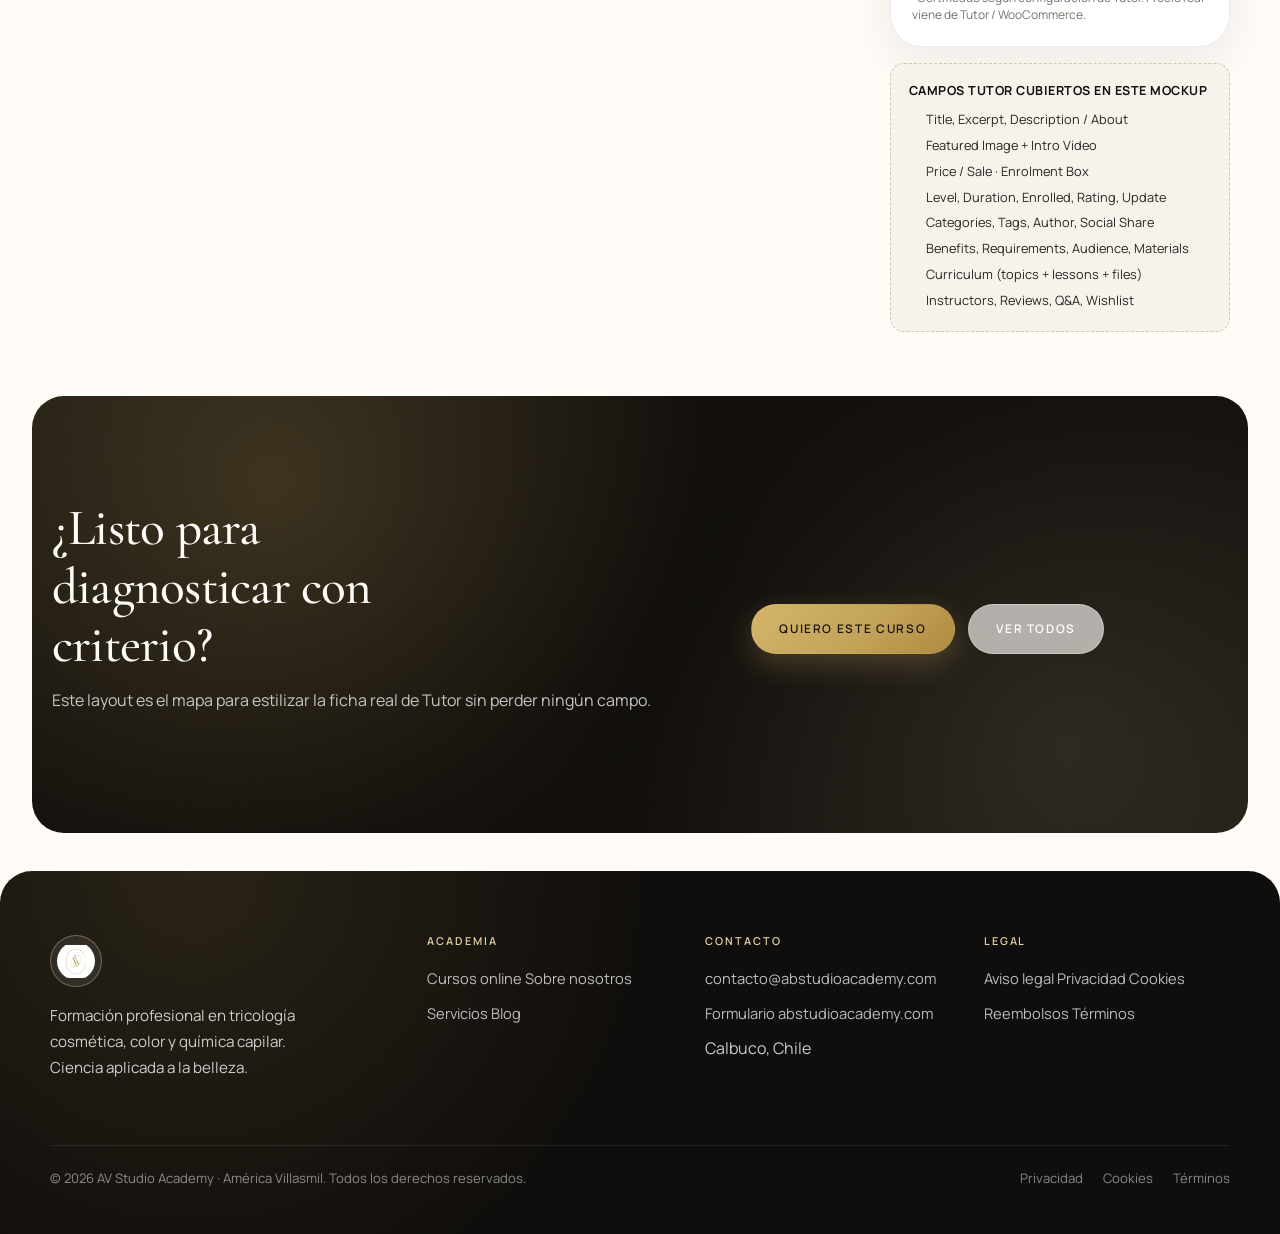
<file: proyectos/av-studio/mockup/web/curso-individual.html>
<!DOCTYPE html>
<html lang="es">
<head>
  <meta charset="UTF-8">
  <meta name="viewport" content="width=device-width, initial-scale=1">
  <title>Tricología Cosmética | AV Studio Academy</title>
  <meta name="description" content="Página individual de curso estilo Tutor LMS + AV Studio Academy: video, imagen, precio, temario, beneficios, requisitos y más.">
  <link rel="preconnect" href="https://fonts.googleapis.com">
  <link rel="preconnect" href="https://fonts.gstatic.com" crossorigin>
  <link href="https://fonts.googleapis.com/css2?family=Cormorant+Garamond:ital,wght@0,400;0,500;0,600;1,500&family=Manrope:wght@400;500;600;700&display=swap" rel="stylesheet">
  <link rel="stylesheet" href="assets/css/styles.css">
  <link rel="stylesheet" href="assets/css/curso-individual.css">
</head>
<body class="av-no-veil">
  <div data-site-header data-solid="true"></div>

  <main class="av-course-single">
    <!-- ========== HEADER CURSO (Tutor: title + meta + breadcrumb) ========== -->
    <section class="av-course-top">
      <div class="container">
        <p class="av-course-breadcrumb av-course-breadcrumb--ink">
          <a href="cursos.html">Cursos</a>
          <span aria-hidden="true">/</span>
          <a href="cursos.html">Tricología</a>
          <span aria-hidden="true">/</span>
          <span>Tricología Cosmética</span>
        </p>

        <div class="av-course-top__grid">
          <div class="av-course-top__copy">
            <div class="av-course-badges">
              <span class="av-badge">Programa 01</span>
              <span class="av-badge av-badge--soft">Online</span>
              <span class="av-badge av-badge--soft">Nivel: Todos los niveles</span>
            </div>
            <h1>Tricología Cosmética: Diagnóstico y Protocolos Personalizados</h1>
            <p class="av-course-excerpt">Evalúa fibra y cuero cabelludo, reconoce límites profesionales y diseña protocolos cosméticos a medida con el método DPT.</p>

            <div class="av-course-meta-row">
              <div class="av-meta-item">
                <span class="av-meta-item__label">Valoración</span>
                <strong>★ 4.9 <em>(128 reseñas)</em></strong>
              </div>
              <div class="av-meta-item">
                <span class="av-meta-item__label">Inscritas</span>
                <strong>214 alumnas</strong>
              </div>
              <div class="av-meta-item">
                <span class="av-meta-item__label">Duración</span>
                <strong>6h 40m</strong>
              </div>
              <div class="av-meta-item">
                <span class="av-meta-item__label">Actualizado</span>
                <strong>Oct 2026</strong>
              </div>
            </div>

            <div class="av-course-author-inline">
              <img src="assets/img/portrait.jpg" alt="América Villasmil">
              <div>
                <span>Instructora</span>
                <strong>América Villasmil</strong>
              </div>
            </div>

            <div class="av-course-tax">
              <span class="av-tax"><strong>Categoría:</strong> Tricología · Diagnóstico</span>
              <span class="av-tax"><strong>Tags:</strong> #DPT #fibra #cuero-cabelludo #protocolos</span>
            </div>
          </div>

          <!-- Video intro / thumbnail (Tutor: Course Intro Video + Featured Image) -->
          <div class="av-course-media">
            <div class="av-course-video" data-video>
              <img src="assets/img/hands-hair.jpg" alt="Video introductorio del curso" class="av-course-video__poster">
              <button type="button" class="av-course-video__play" aria-label="Reproducir video introductorio">
                <span>▶</span>
                <em>Video intro</em>
              </button>
              <div class="av-course-video__frame" hidden>
                <!-- Placeholder: en Tutor aquí va YouTube/Vimeo/HTML5 -->
                <div class="av-course-video__embed">
                  <p>Aquí se reproduce el <strong>Course Intro Video</strong> de Tutor<br>(YouTube / Vimeo / MP4 / Embed).</p>
                  <button type="button" class="btn btn--ghost" data-video-close>Cerrar preview</button>
                </div>
              </div>
            </div>
            <p class="av-course-media__caption">Imagen destacada + video introductorio (campos Tutor)</p>
          </div>
        </div>
      </div>
    </section>

    <!-- ========== LAYOUT: contenido + enrollment box ========== -->
    <section class="av-course-layout">
      <div class="container av-course-grid">
        <div class="av-course-main">
          <div class="av-course-tabs" role="tablist" aria-label="Secciones del curso">
            <button type="button" class="is-active" role="tab" aria-selected="true" data-panel="about">Sobre el curso</button>
            <button type="button" role="tab" aria-selected="false" data-panel="benefits">Qué aprenderás</button>
            <button type="button" role="tab" aria-selected="false" data-panel="curriculum">Temario</button>
            <button type="button" role="tab" aria-selected="false" data-panel="requirements">Requisitos</button>
            <button type="button" role="tab" aria-selected="false" data-panel="audience">Para quién</button>
            <button type="button" role="tab" aria-selected="false" data-panel="materials">Materiales</button>
            <button type="button" role="tab" aria-selected="false" data-panel="instructor">Instructora</button>
            <button type="button" role="tab" aria-selected="false" data-panel="reviews">Reseñas</button>
          </div>

          <div class="av-course-panels">
            <!-- ABOUT / DESCRIPTION -->
            <article id="panel-about" class="av-course-panel is-active" role="tabpanel">
              <p class="eyebrow">Sobre el curso</p>
              <h2>Course About / Description</h2>
              <div class="divider-gold"></div>
              <div class="av-prose">
                <p>Este programa de <strong>AV Studio Academy</strong> organiza la tricología cosmética en un recorrido claro: de la estructura de la fibra al protocolo personalizado.</p>
                <p>No es un curso de “recetas”. Aprendes a <em>diagnosticar</em>, decidir límites profesionales y diseñar tratamientos con criterio científico y mirada de salón.</p>
                <p>Incluye módulos en video, ficha práctica (bonus) y una lógica aplicable desde el primer día en cabina.</p>
              </div>
            </article>

            <!-- BENEFITS -->
            <article id="panel-benefits" class="av-course-panel" role="tabpanel" hidden>
              <p class="eyebrow">Qué aprenderás</p>
              <h2>Course Benefits</h2>
              <div class="divider-gold"></div>
              <ul class="list-check av-course-learn">
                <li>Rol del tricólogo cosmético y límites profesionales</li>
                <li>Estructura del cabello y propiedades de la fibra</li>
                <li>Evaluación integral de cabello y cuero cabelludo</li>
                <li>Alteraciones frecuentes y criterios de derivación</li>
                <li>Método DPT: Diagnóstico – Personalización – Tratamiento</li>
                <li>Anamnesis, protocolo personalizado y seguimiento</li>
              </ul>
            </article>

            <!-- CURRICULUM -->
            <article id="panel-curriculum" class="av-course-panel" role="tabpanel" hidden>
              <p class="eyebrow">Temario</p>
              <h2>Course Curriculum</h2>
              <div class="divider-gold"></div>
              <p class="av-curriculum-summary">4 temas · 14 lecciones · 6h 40m · 1 recurso descargable</p>

              <div class="av-curriculum">
                <details class="av-topic" open>
                  <summary>
                    <span class="av-topic__num">01</span>
                    <span class="av-topic__title">Fundamentos de la tricología cosmética</span>
                    <span class="av-topic__meta">3 lecciones · 1h 10m</span>
                  </summary>
                  <ul class="av-lessons">
                    <li><span class="av-lesson-type">▶ Video</span> Bienvenida y mapa del curso <em>08:00</em></li>
                    <li><span class="av-lesson-type">▶ Video</span> Rol del tricólogo cosmético <em>22:00</em></li>
                    <li><span class="av-lesson-type">▶ Video</span> Estructura y propiedades de la fibra <em>40:00</em></li>
                  </ul>
                </details>
                <details class="av-topic">
                  <summary>
                    <span class="av-topic__num">02</span>
                    <span class="av-topic__title">Evaluación del cabello y cuero cabelludo</span>
                    <span class="av-topic__meta">4 lecciones · 1h 45m</span>
                  </summary>
                  <ul class="av-lessons">
                    <li><span class="av-lesson-type">▶ Video</span> Tipos de cabello y lectura visual <em>25:00</em></li>
                    <li><span class="av-lesson-type">▶ Video</span> Anatomía del cuero cabelludo <em>28:00</em></li>
                    <li><span class="av-lesson-type">▶ Video</span> Evaluación integral en cabina <em>32:00</em></li>
                    <li><span class="av-lesson-type">📄 Texto</span> Checklist de anamnesis <em>—</em></li>
                  </ul>
                </details>
                <details class="av-topic">
                  <summary>
                    <span class="av-topic__num">03</span>
                    <span class="av-topic__title">Alteraciones frecuentes</span>
                    <span class="av-topic__meta">3 lecciones · 1h 25m</span>
                  </summary>
                  <ul class="av-lessons">
                    <li><span class="av-lesson-type">▶ Video</span> Daños de fibra: señales y causas <em>30:00</em></li>
                    <li><span class="av-lesson-type">▶ Video</span> Alteraciones cosméticas comunes <em>28:00</em></li>
                    <li><span class="av-lesson-type">▶ Video</span> Criterios de derivación <em>27:00</em></li>
                  </ul>
                </details>
                <details class="av-topic">
                  <summary>
                    <span class="av-topic__num">04</span>
                    <span class="av-topic__title">Diagnóstico y protocolos (método DPT)</span>
                    <span class="av-topic__meta">4 lecciones · 2h 20m · bonus</span>
                  </summary>
                  <ul class="av-lessons">
                    <li><span class="av-lesson-type">▶ Video</span> Anamnesis paso a paso <em>35:00</em></li>
                    <li><span class="av-lesson-type">▶ Video</span> DPT en casos reales <em>48:00</em></li>
                    <li><span class="av-lesson-type">▶ Video</span> Protocolo personalizado y seguimiento <em>42:00</em></li>
                    <li><span class="av-lesson-type">⬇ Archivo</span> Bonus: ficha práctica descargable <em>PDF</em></li>
                  </ul>
                </details>
              </div>
            </article>

            <!-- REQUIREMENTS -->
            <article id="panel-requirements" class="av-course-panel" role="tabpanel" hidden>
              <p class="eyebrow">Requisitos</p>
              <h2>Course Requirements</h2>
              <div class="divider-gold"></div>
              <ul class="list-check">
                <li>Interés en belleza / peluquería (principiante o profesional)</li>
                <li>Dispositivo con internet para ver videos</li>
                <li>Cuaderno o app de notas para anamnesis</li>
                <li>No se requiere título previo en tricología</li>
              </ul>
            </article>

            <!-- TARGET AUDIENCE -->
            <article id="panel-audience" class="av-course-panel" role="tabpanel" hidden>
              <p class="eyebrow">Para quién es</p>
              <h2>Target Audience</h2>
              <div class="divider-gold"></div>
              <div class="pill-row">
                <span class="pill">Principiantes</span>
                <span class="pill">Estilistas</span>
                <span class="pill">Coloristas</span>
                <span class="pill">Emprendedoras</span>
              </div>
              <ul class="list-check" style="margin-top:1.5rem;">
                <li>Quienes quieren dejar de improvisar en cabina</li>
                <li>Profesionales que buscan criterio (no solo técnicas)</li>
                <li>Personas que inician en belleza con base científica</li>
              </ul>
            </article>

            <!-- MATERIALS -->
            <article id="panel-materials" class="av-course-panel" role="tabpanel" hidden>
              <p class="eyebrow">Materiales</p>
              <h2>Materials Included</h2>
              <div class="divider-gold"></div>
              <ul class="av-materials">
                <li>
                  <strong>Videos HD</strong>
                  <span>14 lecciones grabadas</span>
                </li>
                <li>
                  <strong>Ficha práctica (PDF)</strong>
                  <span>Bonus descargable · anamnesis DPT</span>
                </li>
                <li>
                  <strong>Checklist de evaluación</strong>
                  <span>Para usar en salón</span>
                </li>
                <li>
                  <strong>Acceso online</strong>
                  <span>Según plan de inscripción Tutor / WooCommerce</span>
                </li>
              </ul>
            </article>

            <!-- INSTRUCTOR -->
            <article id="panel-instructor" class="av-course-panel" role="tabpanel" hidden>
              <p class="eyebrow">Instructora</p>
              <h2>Course Instructors</h2>
              <div class="divider-gold"></div>
              <div class="av-instructor-card">
                <img src="assets/img/portrait.jpg" alt="América Villasmil">
                <div>
                  <h3 class="av-instructor-card__name">América Villasmil</h3>
                  <p class="av-instructor-card__role">Fundadora · AV Studio Academy</p>
                  <p class="lead" style="margin-top:0.75rem;">Más de 20 años de trayectoria y una tradición familiar de +30 años en peluquería.</p>
                  <p style="color:var(--muted);margin:0;">Formación con L’Oréal, Wella, Davines y Pivot Point. +200 profesionales capacitadas.</p>
                  <div class="av-instructor-stats">
                    <span><strong>12</strong> cursos</span>
                    <span><strong>214+</strong> alumnas</span>
                    <span><strong>4.9</strong> rating</span>
                  </div>
                </div>
              </div>
            </article>

            <!-- REVIEWS -->
            <article id="panel-reviews" class="av-course-panel" role="tabpanel" hidden>
              <p class="eyebrow">Reseñas</p>
              <h2>Course Reviews</h2>
              <div class="divider-gold"></div>
              <div class="av-rating-summary">
                <div class="av-rating-summary__score">4.9</div>
                <div>
                  <div class="av-stars">★★★★★</div>
                  <p>Basado en 128 valoraciones</p>
                </div>
              </div>
              <div class="av-reviews">
                <article class="av-review">
                  <header>
                    <strong>Valentina R.</strong>
                    <span>★★★★★ · Colorista</span>
                  </header>
                  <p>“Dejé de improvisar. Ahora diagnostico, planifico y protejo la fibra con orden.”</p>
                </article>
                <article class="av-review">
                  <header>
                    <strong>Camila S.</strong>
                    <span>★★★★★ · Emprendedora</span>
                  </header>
                  <p>“El método DPT me dio un lenguaje claro para explicar cada decisión a la clienta.”</p>
                </article>
              </div>
            </article>
          </div>

          <!-- Q&A block (Tutor option) -->
          <div class="av-qa-block">
            <p class="eyebrow">Q&amp;A</p>
            <h3>Preguntas del curso</h3>
            <p class="av-qa-block__note">En Tutor, esta sección muestra el foro Q&amp;A del curso cuando está activado en ajustes.</p>
            <a class="btn btn--ghost" href="contacto.html">Hacer una pregunta</a>
          </div>
        </div>

        <!-- ========== ENROLLMENT BOX (Tutor sidebar) ========== -->
        <aside class="av-course-sidebar">
          <div class="av-enroll-card">
            <div class="av-enroll-card__media">
              <img src="assets/img/education.jpg" alt="Miniatura del curso — Featured Image">
            </div>
            <div class="av-enroll-card__body">
              <p class="av-enroll-card__label">Inscripción</p>
              <div class="av-enroll-card__price-row">
                <p class="av-enroll-card__price">Consultar</p>
                <p class="av-enroll-card__price-old" title="Sale price Tutor / Woo">$189</p>
              </div>
              <p class="av-enroll-card__note">Course Price · acceso online</p>

              <ul class="av-enroll-features">
                <li><strong>Nivel:</strong> Todos los niveles</li>
                <li><strong>Duración:</strong> 6h 40m</li>
                <li><strong>Lecciones:</strong> 14 (video + texto)</li>
                <li><strong>Recursos:</strong> PDF bonus</li>
                <li><strong>Idioma:</strong> Español</li>
                <li><strong>Certificado:</strong> Disponible*</li>
              </ul>

              <a class="btn btn--gold av-enroll-card__cta" href="contacto.html">Inscribirme / Comprar</a>
              <a class="btn btn--ghost av-enroll-card__cta" href="contacto.html">Añadir a wishlist</a>
              <div class="av-enroll-share">
                <span>Compartir</span>
                <a href="#" aria-label="Compartir">↗</a>
                <a href="https://instagram.com/studioamevillasmil" target="_blank" rel="noopener">IG</a>
              </div>
              <p class="av-enroll-card__fine">*Certificado según configuración de Tutor. Precio real viene de Tutor / WooCommerce.</p>
            </div>
          </div>

          <div class="av-enroll-aside-note">
            <strong>Campos Tutor cubiertos en este mockup</strong>
            <ul>
              <li>Title, Excerpt, Description / About</li>
              <li>Featured Image + Intro Video</li>
              <li>Price / Sale · Enrolment Box</li>
              <li>Level, Duration, Enrolled, Rating, Update</li>
              <li>Categories, Tags, Author, Social Share</li>
              <li>Benefits, Requirements, Audience, Materials</li>
              <li>Curriculum (topics + lessons + files)</li>
              <li>Instructors, Reviews, Q&amp;A, Wishlist</li>
            </ul>
          </div>
        </aside>
      </div>
    </section>

    <section class="section section--gold">
      <div class="container cta-banner">
        <div>
          <h2>¿Listo para diagnosticar con criterio?</h2>
          <p style="color:rgba(255,255,255,0.75);">Este layout es el mapa para estilizar la ficha real de Tutor sin perder ningún campo.</p>
        </div>
        <div class="btn-row">
          <a class="btn btn--gold" href="contacto.html">Quiero este curso</a>
          <a class="btn btn--ghost" href="cursos.html" style="border-color:rgba(255,255,255,.35);color:#fff;">Ver todos</a>
        </div>
      </div>
    </section>
  </main>

  <div data-site-footer></div>
  <script src="assets/js/site.js"></script>
  <script>
    (function () {
      /* Tabs */
      var tabs = document.querySelectorAll(".av-course-tabs [data-panel]");
      var panels = document.querySelectorAll(".av-course-panel");
      function showPanel(id) {
        tabs.forEach(function (tab) {
          var on = tab.getAttribute("data-panel") === id;
          tab.classList.toggle("is-active", on);
          tab.setAttribute("aria-selected", on ? "true" : "false");
        });
        panels.forEach(function (panel) {
          var on = panel.id === "panel-" + id;
          panel.classList.toggle("is-active", on);
          if (on) panel.removeAttribute("hidden");
          else panel.setAttribute("hidden", "");
        });
      }
      tabs.forEach(function (tab) {
        tab.addEventListener("click", function (e) {
          e.preventDefault();
          showPanel(tab.getAttribute("data-panel"));
        });
      });

      /* Video intro preview */
      var wrap = document.querySelector("[data-video]");
      if (!wrap) return;
      var play = wrap.querySelector(".av-course-video__play");
      var frame = wrap.querySelector(".av-course-video__frame");
      var close = wrap.querySelector("[data-video-close]");
      play.addEventListener("click", function () {
        frame.hidden = false;
        play.hidden = true;
      });
      if (close) {
        close.addEventListener("click", function () {
          frame.hidden = true;
          play.hidden = false;
        });
      }
    })();
  </script>
</body>
</html>
</file>
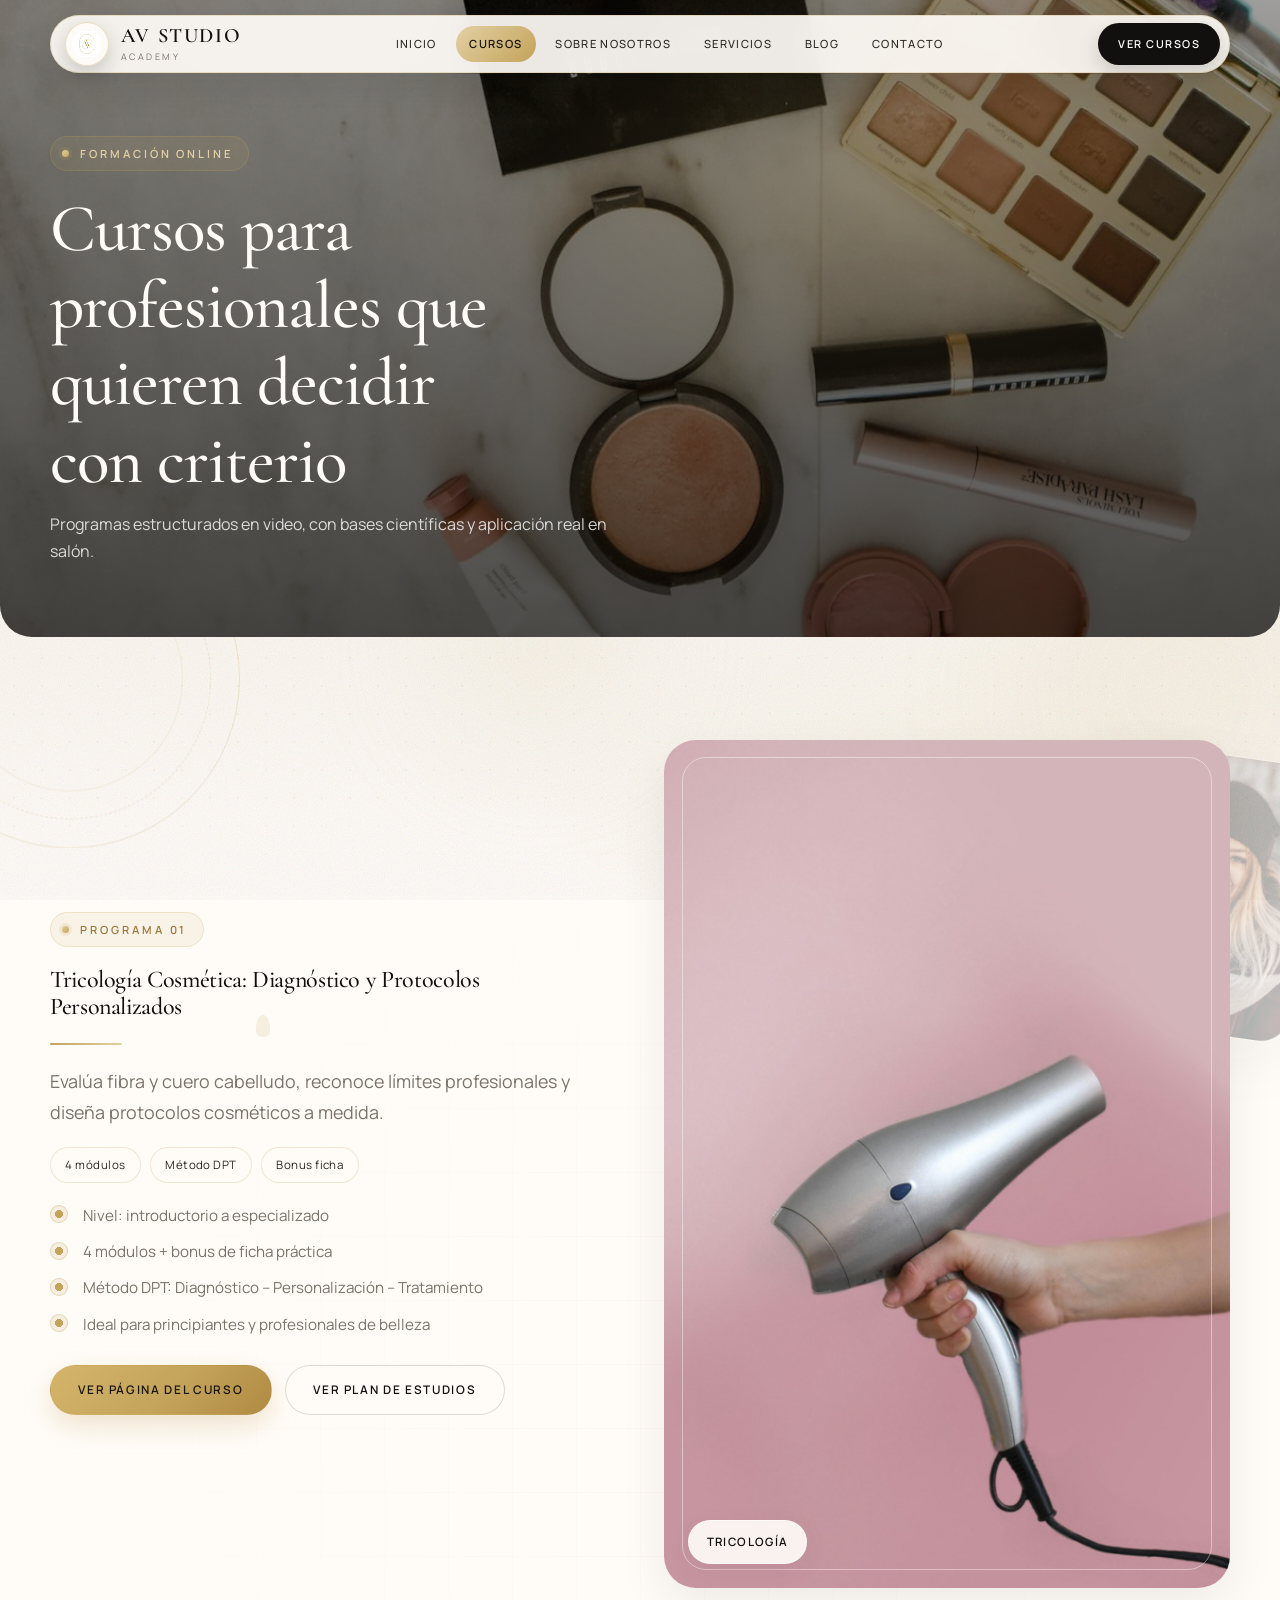
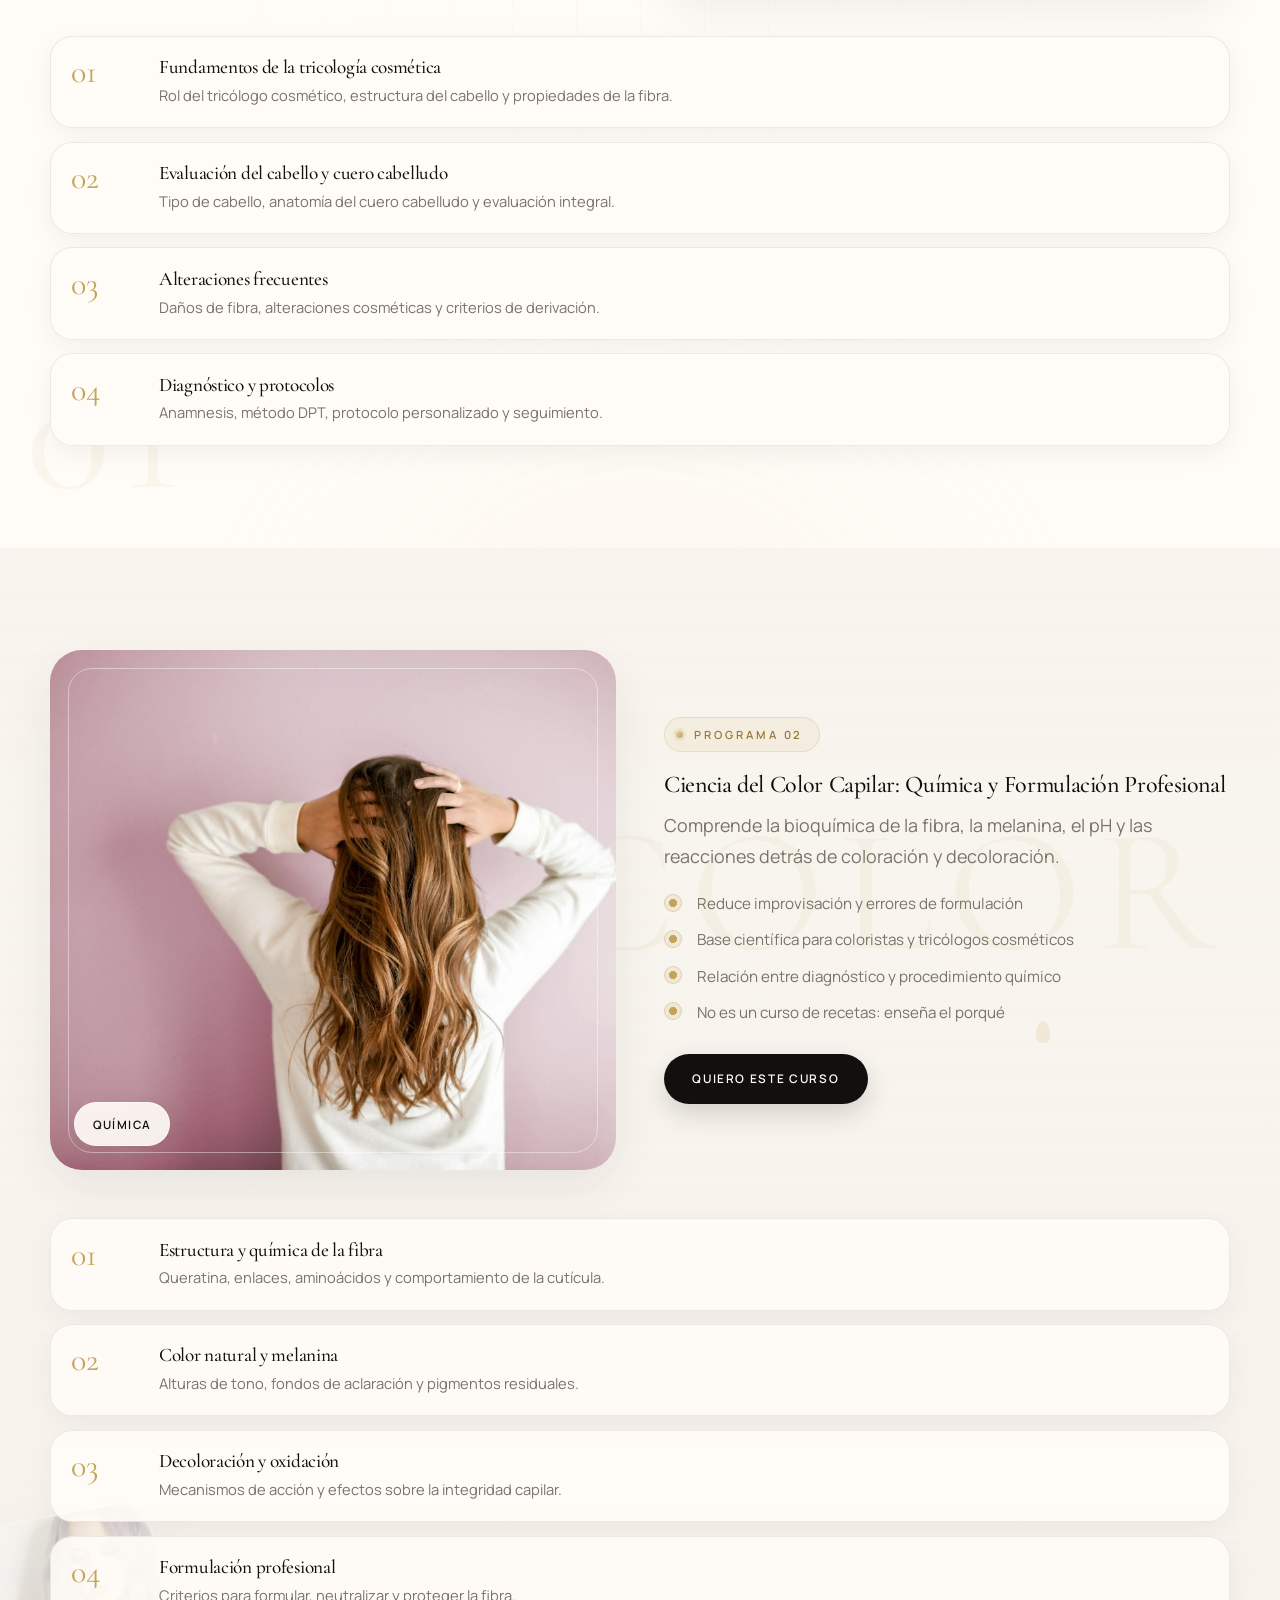
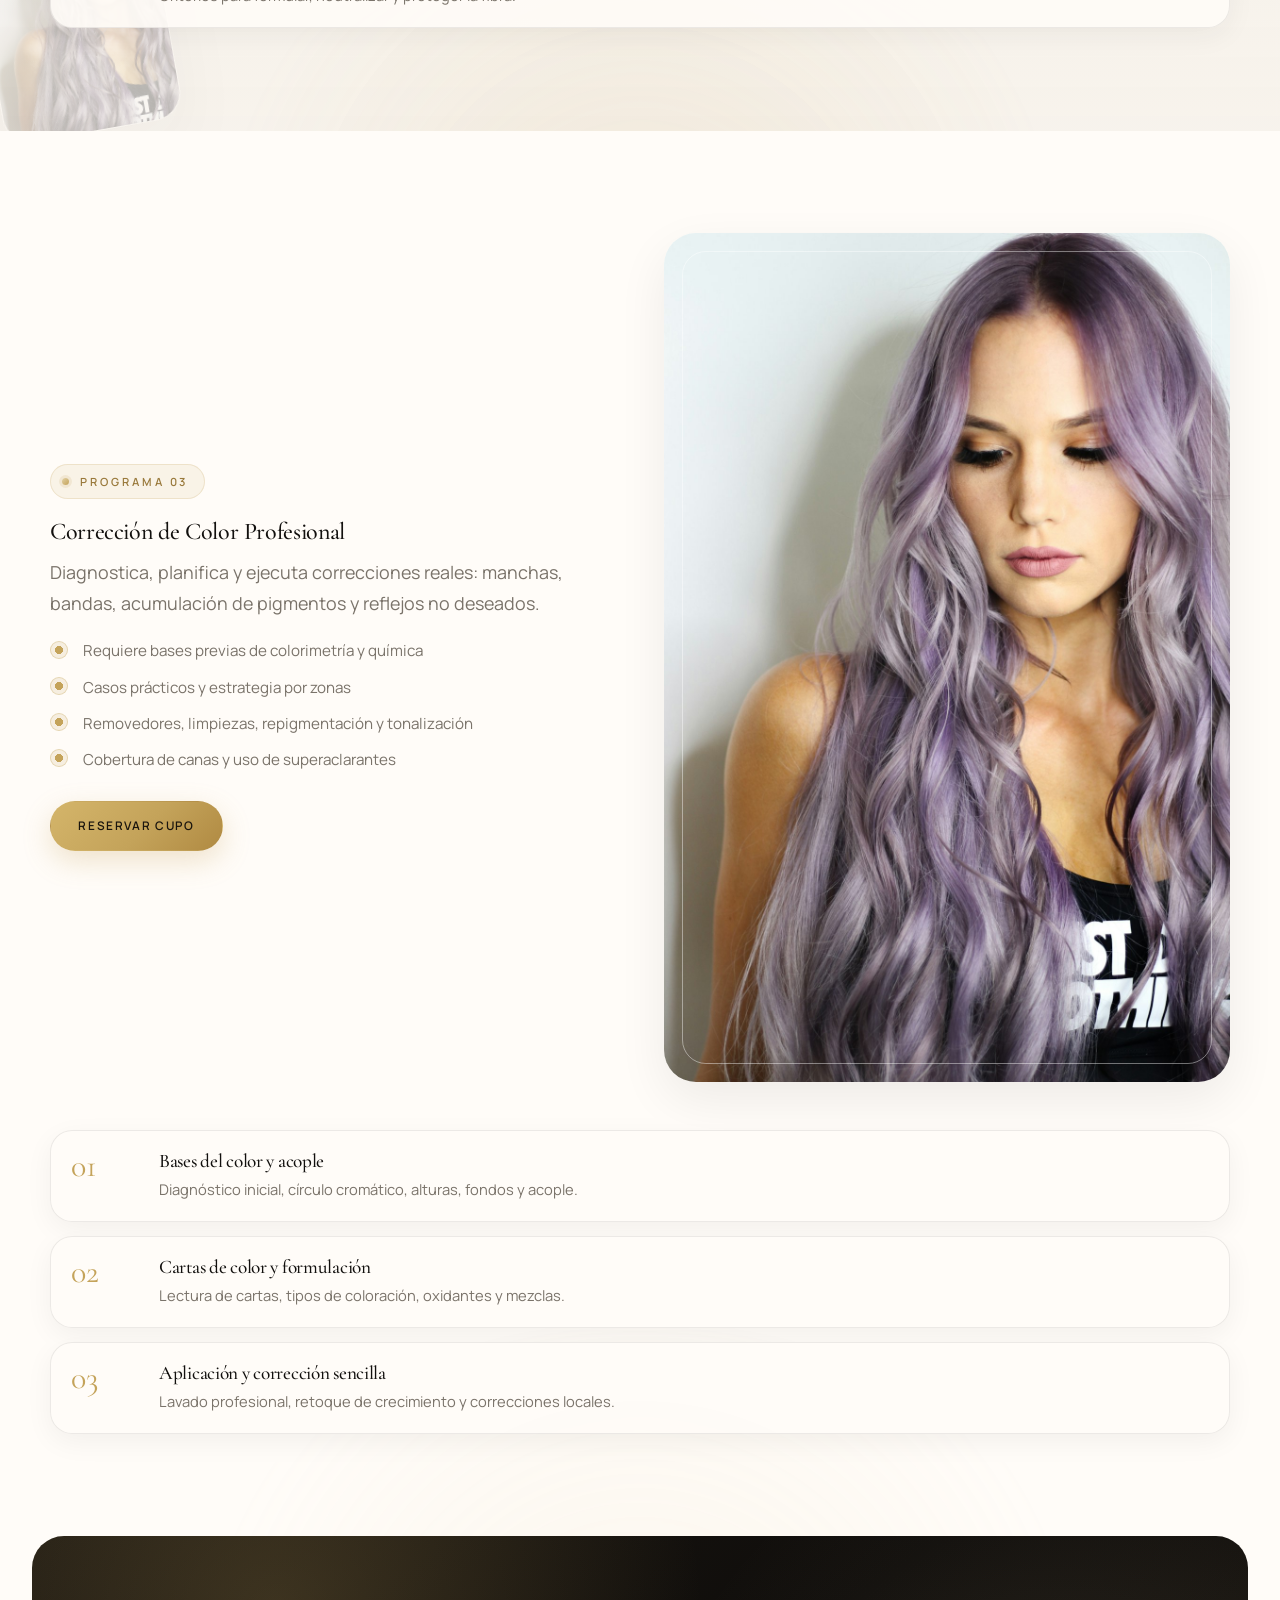
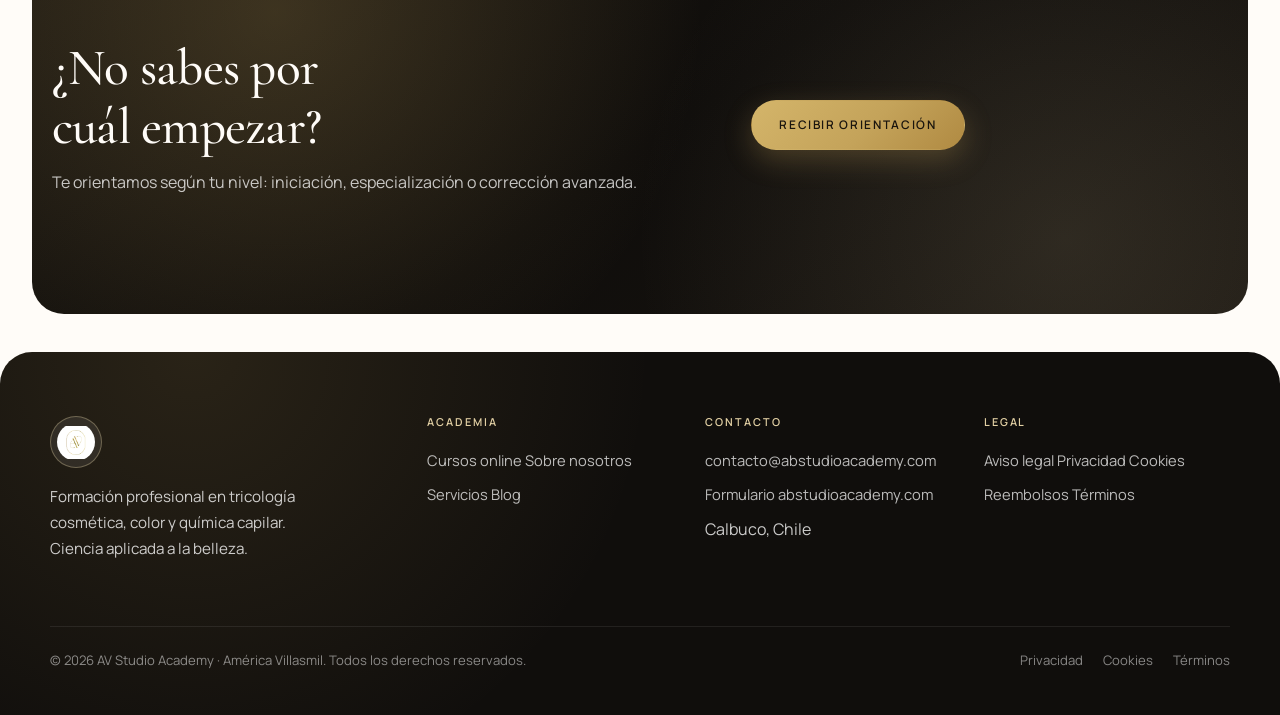
<file: proyectos/av-studio/mockup/web/cursos.html>
<!DOCTYPE html>
<html lang="es">
<head>
  <meta charset="UTF-8">
  <meta name="viewport" content="width=device-width, initial-scale=1">
  <title>Cursos | AV Studio Academy</title>
  <meta name="description" content="Catálogo de cursos: Tricología Cosmética, Ciencia del Color Capilar y Corrección de Color Profesional.">
  <link rel="preconnect" href="https://fonts.googleapis.com">
  <link rel="preconnect" href="https://fonts.gstatic.com" crossorigin>
  <link href="https://fonts.googleapis.com/css2?family=Cormorant+Garamond:ital,wght@0,400;0,500;0,600;1,500&family=Manrope:wght@400;500;600;700&display=swap" rel="stylesheet">
  <link rel="stylesheet" href="assets/css/styles.css">
</head>
<body>
  <div data-site-header data-solid="true"></div>

  <main>
    <section class="page-hero">
      <div class="page-hero__media">
        <img src="assets/img/tools.jpg" alt="Herramientas de coloración profesional">
        <div class="page-hero__overlay"></div>
      </div>
      <div class="container reveal">
        <p class="eyebrow" style="color:var(--gold-soft);">Formación online</p>
        <h1>Cursos para profesionales que quieren decidir con criterio</h1>
        <p style="max-width:36rem;color:rgba(255,255,255,0.8);">Programas estructurados en video, con bases científicas y aplicación real en salón.</p>
      </div>
    </section>

    <!-- Course 1 -->
    <section class="section" id="tricologia">
      <div class="bg-scene" aria-hidden="true">
        <div class="bg-scene__arc bg-scene__arc--tl"></div>
        <div class="bg-scene__grid"></div>
        <div class="bg-scene__photo bg-scene__photo--1"><img src="assets/img/education.jpg" alt=""></div>
        <div class="bg-scene__mono" style="bottom:10%;left:2%;">01</div>
        <span class="bg-scene__petal" style="top:25%;left:20%;"></span>
        <div class="bg-scene__shine" style="top:15%;right:25%;"></div>
      </div>
      <div class="container grid-2">
        <div class="reveal">
          <p class="eyebrow">Programa 01</p>
          <h2>Tricología Cosmética: Diagnóstico y Protocolos Personalizados</h2>
          <div class="divider-gold"></div>
          <p class="lead">Evalúa fibra y cuero cabelludo, reconoce límites profesionales y diseña protocolos cosméticos a medida.</p>
          <div class="pill-row">
            <span class="pill">4 módulos</span>
            <span class="pill">Método DPT</span>
            <span class="pill">Bonus ficha</span>
          </div>
          <ul class="list-check">
            <li>Nivel: introductorio a especializado</li>
            <li>4 módulos + bonus de ficha práctica</li>
            <li>Método DPT: Diagnóstico – Personalización – Tratamiento</li>
            <li>Ideal para principiantes y profesionales de belleza</li>
          </ul>
          <div class="btn-row">
            <a class="btn btn--gold" href="curso-individual.html">Ver página del curso</a>
            <a class="btn btn--ghost" href="#plan-tricologia">Ver plan de estudios</a>
          </div>
        </div>
        <div class="split-media reveal reveal-delay-1">
          <img src="assets/img/hands-hair.jpg" alt="Diagnóstico capilar">
          <div class="split-media__frame"></div>
          <span class="split-media__badge">Tricología</span>
        </div>
      </div>
      <div class="container" id="plan-tricologia" style="margin-top:3rem;">
        <div class="module-grid reveal">
          <div class="module"><div class="module__num">01</div><div><h4>Fundamentos de la tricología cosmética</h4><p>Rol del tricólogo cosmético, estructura del cabello y propiedades de la fibra.</p></div></div>
          <div class="module"><div class="module__num">02</div><div><h4>Evaluación del cabello y cuero cabelludo</h4><p>Tipo de cabello, anatomía del cuero cabelludo y evaluación integral.</p></div></div>
          <div class="module"><div class="module__num">03</div><div><h4>Alteraciones frecuentes</h4><p>Daños de fibra, alteraciones cosméticas y criterios de derivación.</p></div></div>
          <div class="module"><div class="module__num">04</div><div><h4>Diagnóstico y protocolos</h4><p>Anamnesis, método DPT, protocolo personalizado y seguimiento.</p></div></div>
        </div>
      </div>
    </section>

    <!-- Course 2 -->
    <section class="section section--mist" id="color">
      <div class="bg-scene" aria-hidden="true">
        <div class="bg-scene__arc bg-scene__arc--br"></div>
        <div class="bg-scene__photo bg-scene__photo--2"><img src="assets/img/blonde-light.jpg" alt=""></div>
        <div class="bg-scene__mono" style="top:12%;right:4%;">Color</div>
        <span class="bg-scene__petal" style="top:40%;right:18%;"></span>
      </div>
      <div class="container grid-2">
        <div class="split-media reveal">
          <img src="assets/img/color-hair.jpg" alt="Ciencia del color">
          <div class="split-media__frame"></div>
          <span class="split-media__badge">Química</span>
        </div>
        <div class="reveal reveal-delay-1">
          <p class="eyebrow">Programa 02</p>
          <h2>Ciencia del Color Capilar: Química y Formulación Profesional</h2>
          <p class="lead">Comprende la bioquímica de la fibra, la melanina, el pH y las reacciones detrás de coloración y decoloración.</p>
          <ul class="list-check">
            <li>Reduce improvisación y errores de formulación</li>
            <li>Base científica para coloristas y tricólogos cosméticos</li>
            <li>Relación entre diagnóstico y procedimiento químico</li>
            <li>No es un curso de recetas: enseña el porqué</li>
          </ul>
          <div class="btn-row">
            <a class="btn btn--ink" href="contacto.html">Quiero este curso</a>
          </div>
        </div>
      </div>
      <div class="container" style="margin-top:3rem;">
        <div class="module-grid reveal">
          <div class="module"><div class="module__num">01</div><div><h4>Estructura y química de la fibra</h4><p>Queratina, enlaces, aminoácidos y comportamiento de la cutícula.</p></div></div>
          <div class="module"><div class="module__num">02</div><div><h4>Color natural y melanina</h4><p>Alturas de tono, fondos de aclaración y pigmentos residuales.</p></div></div>
          <div class="module"><div class="module__num">03</div><div><h4>Decoloración y oxidación</h4><p>Mecanismos de acción y efectos sobre la integridad capilar.</p></div></div>
          <div class="module"><div class="module__num">04</div><div><h4>Formulación profesional</h4><p>Criterios para formular, neutralizar y proteger la fibra.</p></div></div>
        </div>
      </div>
    </section>

    <!-- Course 3 -->
    <section class="section" id="correccion">
      <div class="container grid-2">
        <div class="reveal">
          <p class="eyebrow">Programa 03</p>
          <h2>Corrección de Color Profesional</h2>
          <p class="lead">Diagnostica, planifica y ejecuta correcciones reales: manchas, bandas, acumulación de pigmentos y reflejos no deseados.</p>
          <ul class="list-check">
            <li>Requiere bases previas de colorimetría y química</li>
            <li>Casos prácticos y estrategia por zonas</li>
            <li>Removedores, limpiezas, repigmentación y tonalización</li>
            <li>Cobertura de canas y uso de superaclarantes</li>
          </ul>
          <div class="btn-row">
            <a class="btn btn--gold" href="contacto.html">Reservar cupo</a>
          </div>
        </div>
        <div class="split-media reveal reveal-delay-1">
          <img src="assets/img/blonde-light.jpg" alt="Corrección de color profesional">
          <div class="split-media__frame"></div>
        </div>
      </div>
      <div class="container" style="margin-top:3rem;">
        <div class="module-grid reveal">
          <div class="module"><div class="module__num">01</div><div><h4>Bases del color y acople</h4><p>Diagnóstico inicial, círculo cromático, alturas, fondos y acople.</p></div></div>
          <div class="module"><div class="module__num">02</div><div><h4>Cartas de color y formulación</h4><p>Lectura de cartas, tipos de coloración, oxidantes y mezclas.</p></div></div>
          <div class="module"><div class="module__num">03</div><div><h4>Aplicación y corrección sencilla</h4><p>Lavado profesional, retoque de crecimiento y correcciones locales.</p></div></div>
        </div>
      </div>
    </section>

    <section class="section section--gold">
      <div class="container cta-banner">
        <div class="reveal">
          <h2>¿No sabes por cuál empezar?</h2>
          <p style="color:rgba(255,255,255,0.75);">Te orientamos según tu nivel: iniciación, especialización o corrección avanzada.</p>
        </div>
        <div class="reveal reveal-delay-1">
          <a class="btn btn--gold" href="contacto.html">Recibir orientación</a>
        </div>
      </div>
    </section>
  </main>

  <div data-site-footer></div>
  <script src="assets/js/site.js"></script>
</body>
</html>
</file>
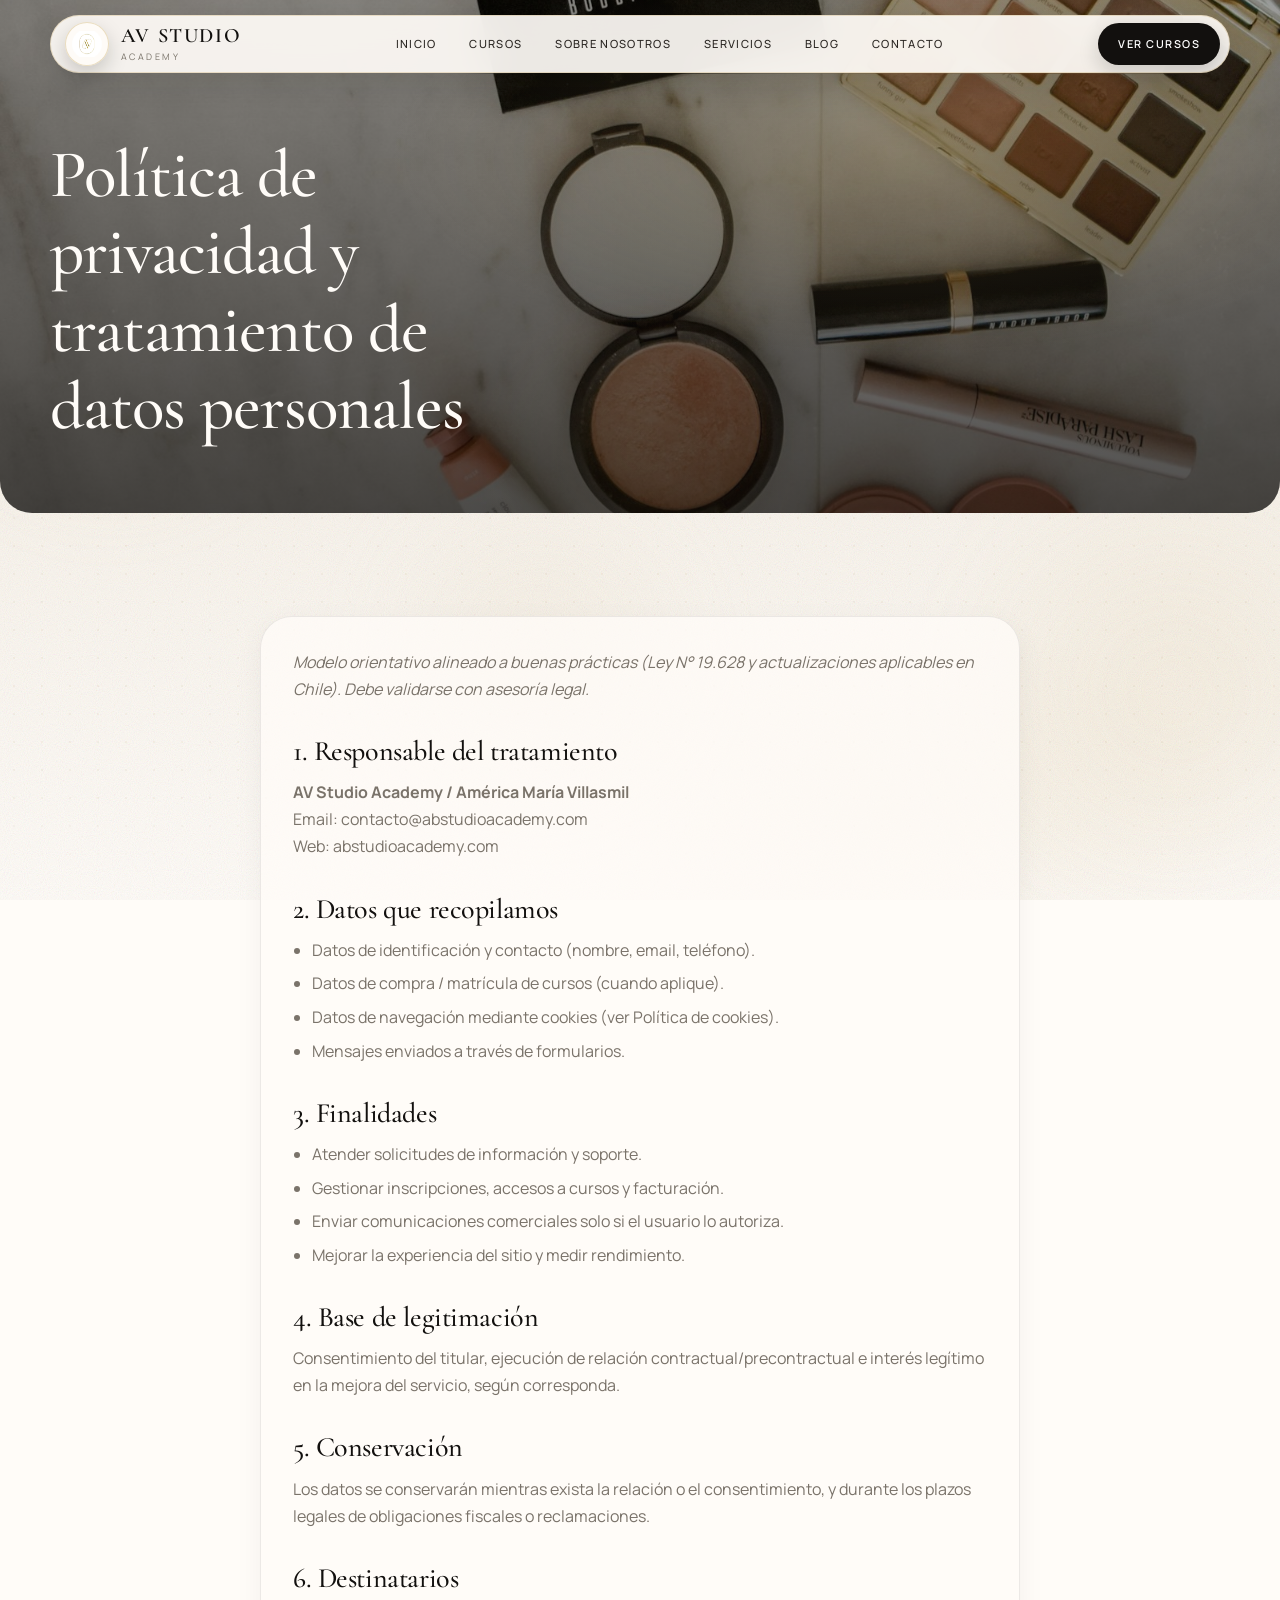
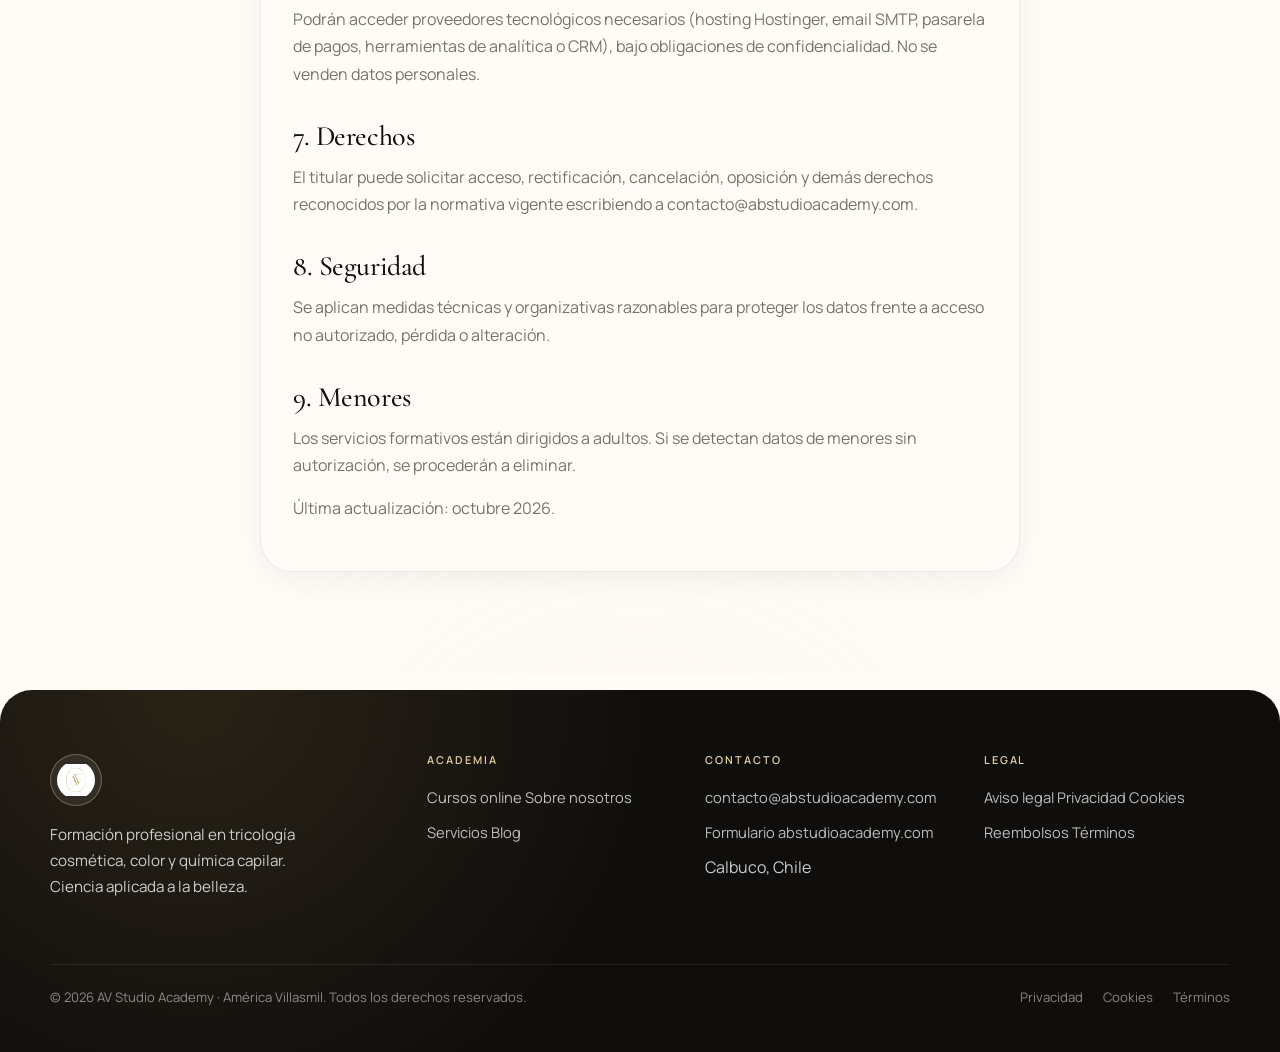
<file: proyectos/av-studio/mockup/web/privacidad.html>
<!DOCTYPE html>
<html lang="es">
<head>
  <meta charset="UTF-8">
  <meta name="viewport" content="width=device-width, initial-scale=1">
  <title>Política de privacidad | AV Studio Academy</title>
  <link rel="preconnect" href="https://fonts.googleapis.com">
  <link rel="preconnect" href="https://fonts.gstatic.com" crossorigin>
  <link href="https://fonts.googleapis.com/css2?family=Cormorant+Garamond:ital,wght@0,400;0,500;0,600;1,500&family=Manrope:wght@400;500;600;700&display=swap" rel="stylesheet">
  <link rel="stylesheet" href="assets/css/styles.css">
</head>
<body>
  <div data-site-header data-solid="true"></div>
  <main>
    <section class="page-hero" style="min-height:36vh;">
      <div class="page-hero__media">
        <img src="assets/img/texture.jpg" alt="">
        <div class="page-hero__overlay"></div>
      </div>
      <div class="container reveal"><h1>Política de privacidad y tratamiento de datos personales</h1></div>
    </section>
    <section class="section">
      <div class="container legal reveal">
        <p><em>Modelo orientativo alineado a buenas prácticas (Ley N° 19.628 y actualizaciones aplicables en Chile). Debe validarse con asesoría legal.</em></p>
        <h2>1. Responsable del tratamiento</h2>
        <p><strong>AV Studio Academy / América María Villasmil</strong><br>Email: <a href="mailto:contacto@abstudioacademy.com">contacto@abstudioacademy.com</a><br>Web: abstudioacademy.com</p>
        <h2>2. Datos que recopilamos</h2>
        <ul>
          <li>Datos de identificación y contacto (nombre, email, teléfono).</li>
          <li>Datos de compra / matrícula de cursos (cuando aplique).</li>
          <li>Datos de navegación mediante cookies (ver Política de cookies).</li>
          <li>Mensajes enviados a través de formularios.</li>
        </ul>
        <h2>3. Finalidades</h2>
        <ul>
          <li>Atender solicitudes de información y soporte.</li>
          <li>Gestionar inscripciones, accesos a cursos y facturación.</li>
          <li>Enviar comunicaciones comerciales solo si el usuario lo autoriza.</li>
          <li>Mejorar la experiencia del sitio y medir rendimiento.</li>
        </ul>
        <h2>4. Base de legitimación</h2>
        <p>Consentimiento del titular, ejecución de relación contractual/precontractual e interés legítimo en la mejora del servicio, según corresponda.</p>
        <h2>5. Conservación</h2>
        <p>Los datos se conservarán mientras exista la relación o el consentimiento, y durante los plazos legales de obligaciones fiscales o reclamaciones.</p>
        <h2>6. Destinatarios</h2>
        <p>Podrán acceder proveedores tecnológicos necesarios (hosting Hostinger, email SMTP, pasarela de pagos, herramientas de analítica o CRM), bajo obligaciones de confidencialidad. No se venden datos personales.</p>
        <h2>7. Derechos</h2>
        <p>El titular puede solicitar acceso, rectificación, cancelación, oposición y demás derechos reconocidos por la normativa vigente escribiendo a <a href="mailto:contacto@abstudioacademy.com">contacto@abstudioacademy.com</a>.</p>
        <h2>8. Seguridad</h2>
        <p>Se aplican medidas técnicas y organizativas razonables para proteger los datos frente a acceso no autorizado, pérdida o alteración.</p>
        <h2>9. Menores</h2>
        <p>Los servicios formativos están dirigidos a adultos. Si se detectan datos de menores sin autorización, se procederán a eliminar.</p>
        <p>Última actualización: octubre 2026.</p>
      </div>
    </section>
  </main>
  <div data-site-footer></div>
  <script src="assets/js/site.js"></script>
</body>
</html>
</file>
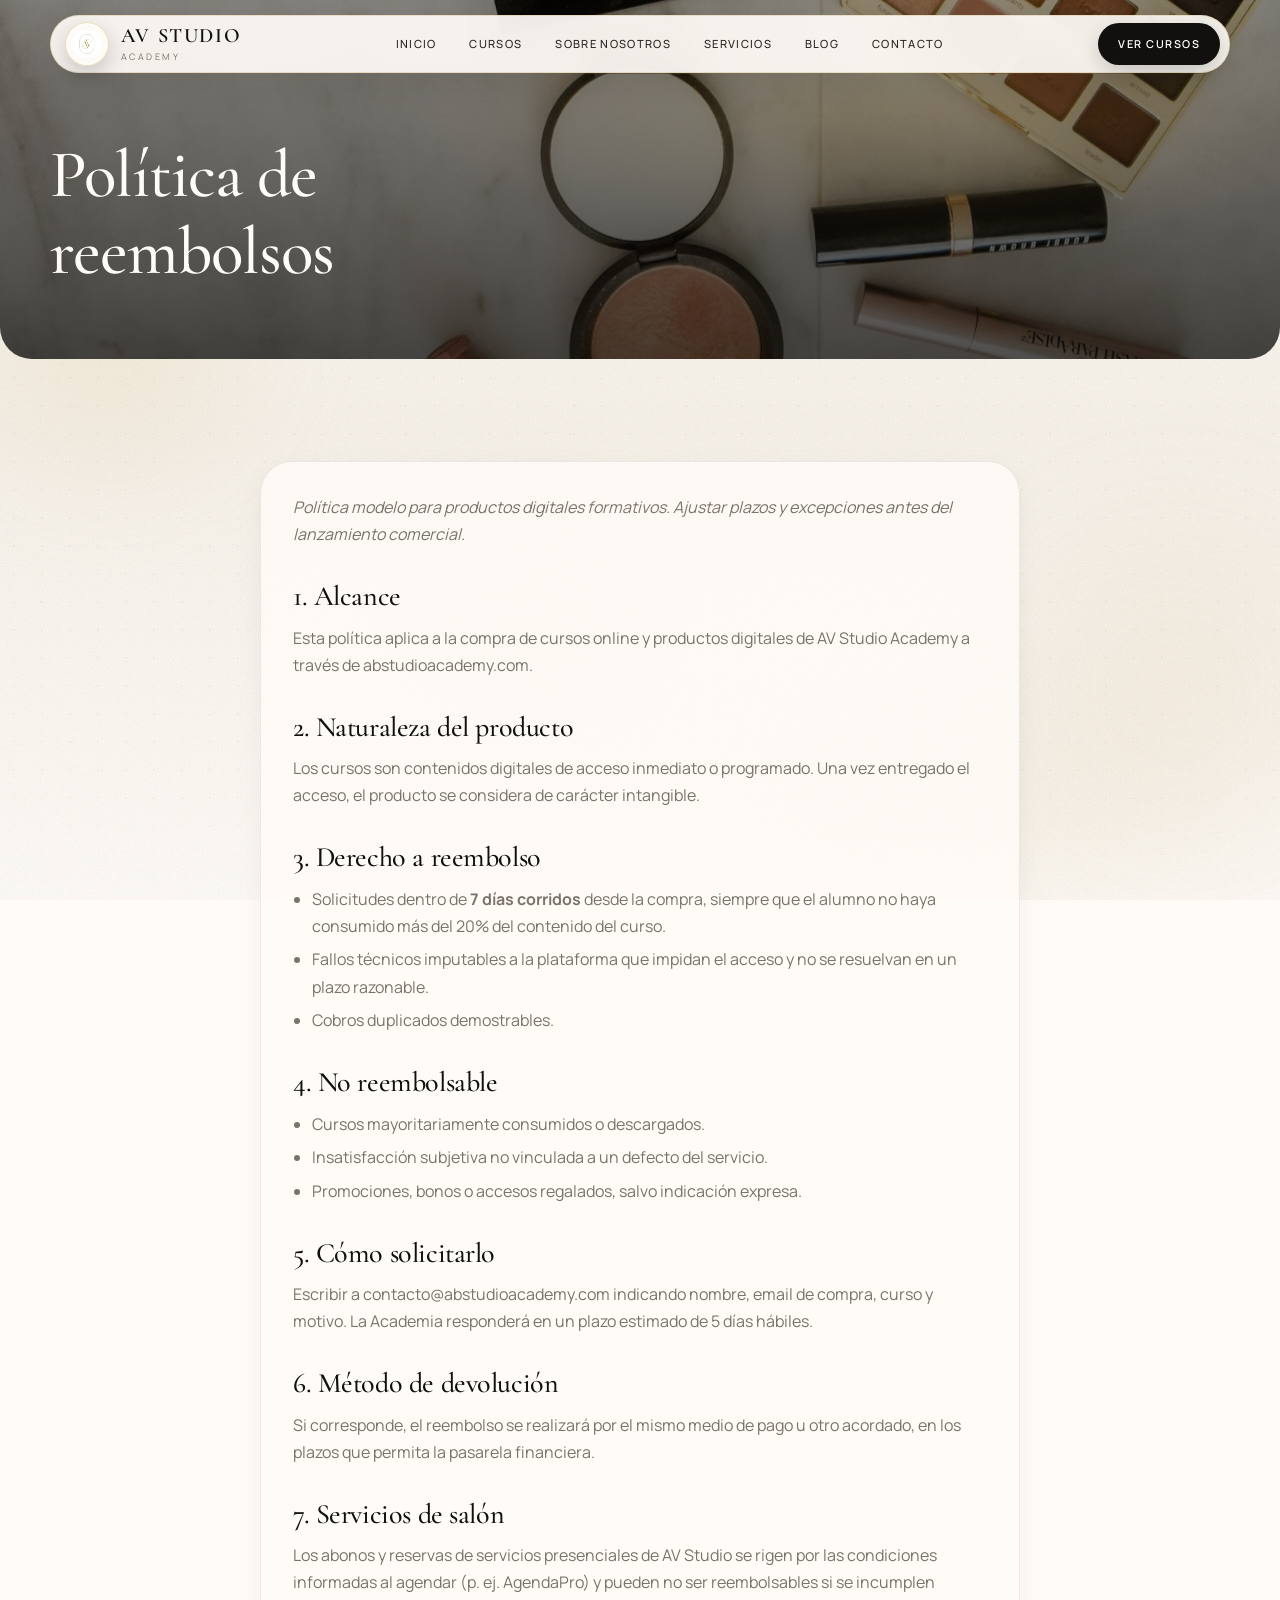
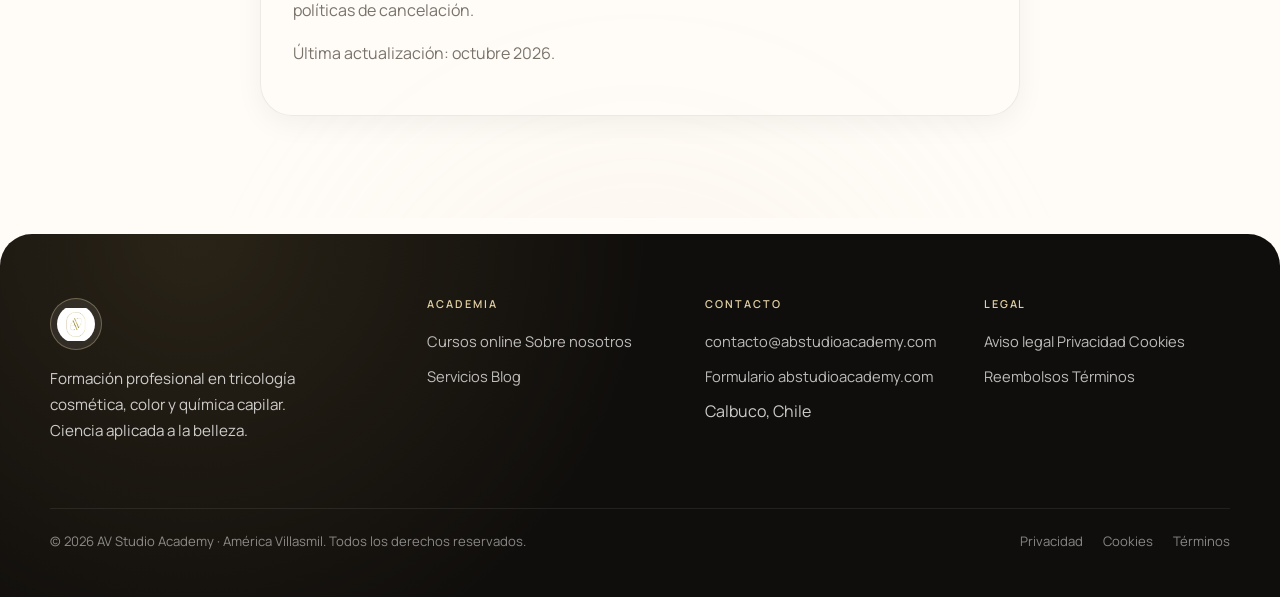
<file: proyectos/av-studio/mockup/web/reembolsos.html>
<!DOCTYPE html>
<html lang="es">
<head>
  <meta charset="UTF-8">
  <meta name="viewport" content="width=device-width, initial-scale=1">
  <title>Política de reembolsos | AV Studio Academy</title>
  <link rel="preconnect" href="https://fonts.googleapis.com">
  <link rel="preconnect" href="https://fonts.gstatic.com" crossorigin>
  <link href="https://fonts.googleapis.com/css2?family=Cormorant+Garamond:ital,wght@0,400;0,500;0,600;1,500&family=Manrope:wght@400;500;600;700&display=swap" rel="stylesheet">
  <link rel="stylesheet" href="assets/css/styles.css">
</head>
<body>
  <div data-site-header data-solid="true"></div>
  <main>
    <section class="page-hero" style="min-height:36vh;">
      <div class="page-hero__media">
        <img src="assets/img/texture.jpg" alt="">
        <div class="page-hero__overlay"></div>
      </div>
      <div class="container reveal"><h1>Política de reembolsos</h1></div>
    </section>
    <section class="section">
      <div class="container legal reveal">
        <p><em>Política modelo para productos digitales formativos. Ajustar plazos y excepciones antes del lanzamiento comercial.</em></p>
        <h2>1. Alcance</h2>
        <p>Esta política aplica a la compra de cursos online y productos digitales de AV Studio Academy a través de abstudioacademy.com.</p>
        <h2>2. Naturaleza del producto</h2>
        <p>Los cursos son contenidos digitales de acceso inmediato o programado. Una vez entregado el acceso, el producto se considera de carácter intangible.</p>
        <h2>3. Derecho a reembolso</h2>
        <ul>
          <li>Solicitudes dentro de <strong>7 días corridos</strong> desde la compra, siempre que el alumno no haya consumido más del 20% del contenido del curso.</li>
          <li>Fallos técnicos imputables a la plataforma que impidan el acceso y no se resuelvan en un plazo razonable.</li>
          <li>Cobros duplicados demostrables.</li>
        </ul>
        <h2>4. No reembolsable</h2>
        <ul>
          <li>Cursos mayoritariamente consumidos o descargados.</li>
          <li>Insatisfacción subjetiva no vinculada a un defecto del servicio.</li>
          <li>Promociones, bonos o accesos regalados, salvo indicación expresa.</li>
        </ul>
        <h2>5. Cómo solicitarlo</h2>
        <p>Escribir a <a href="mailto:contacto@abstudioacademy.com">contacto@abstudioacademy.com</a> indicando nombre, email de compra, curso y motivo. La Academia responderá en un plazo estimado de 5 días hábiles.</p>
        <h2>6. Método de devolución</h2>
        <p>Si corresponde, el reembolso se realizará por el mismo medio de pago u otro acordado, en los plazos que permita la pasarela financiera.</p>
        <h2>7. Servicios de salón</h2>
        <p>Los abonos y reservas de servicios presenciales de AV Studio se rigen por las condiciones informadas al agendar (p. ej. AgendaPro) y pueden no ser reembolsables si se incumplen políticas de cancelación.</p>
        <p>Última actualización: octubre 2026.</p>
      </div>
    </section>
  </main>
  <div data-site-footer></div>
  <script src="assets/js/site.js"></script>
</body>
</html>
</file>
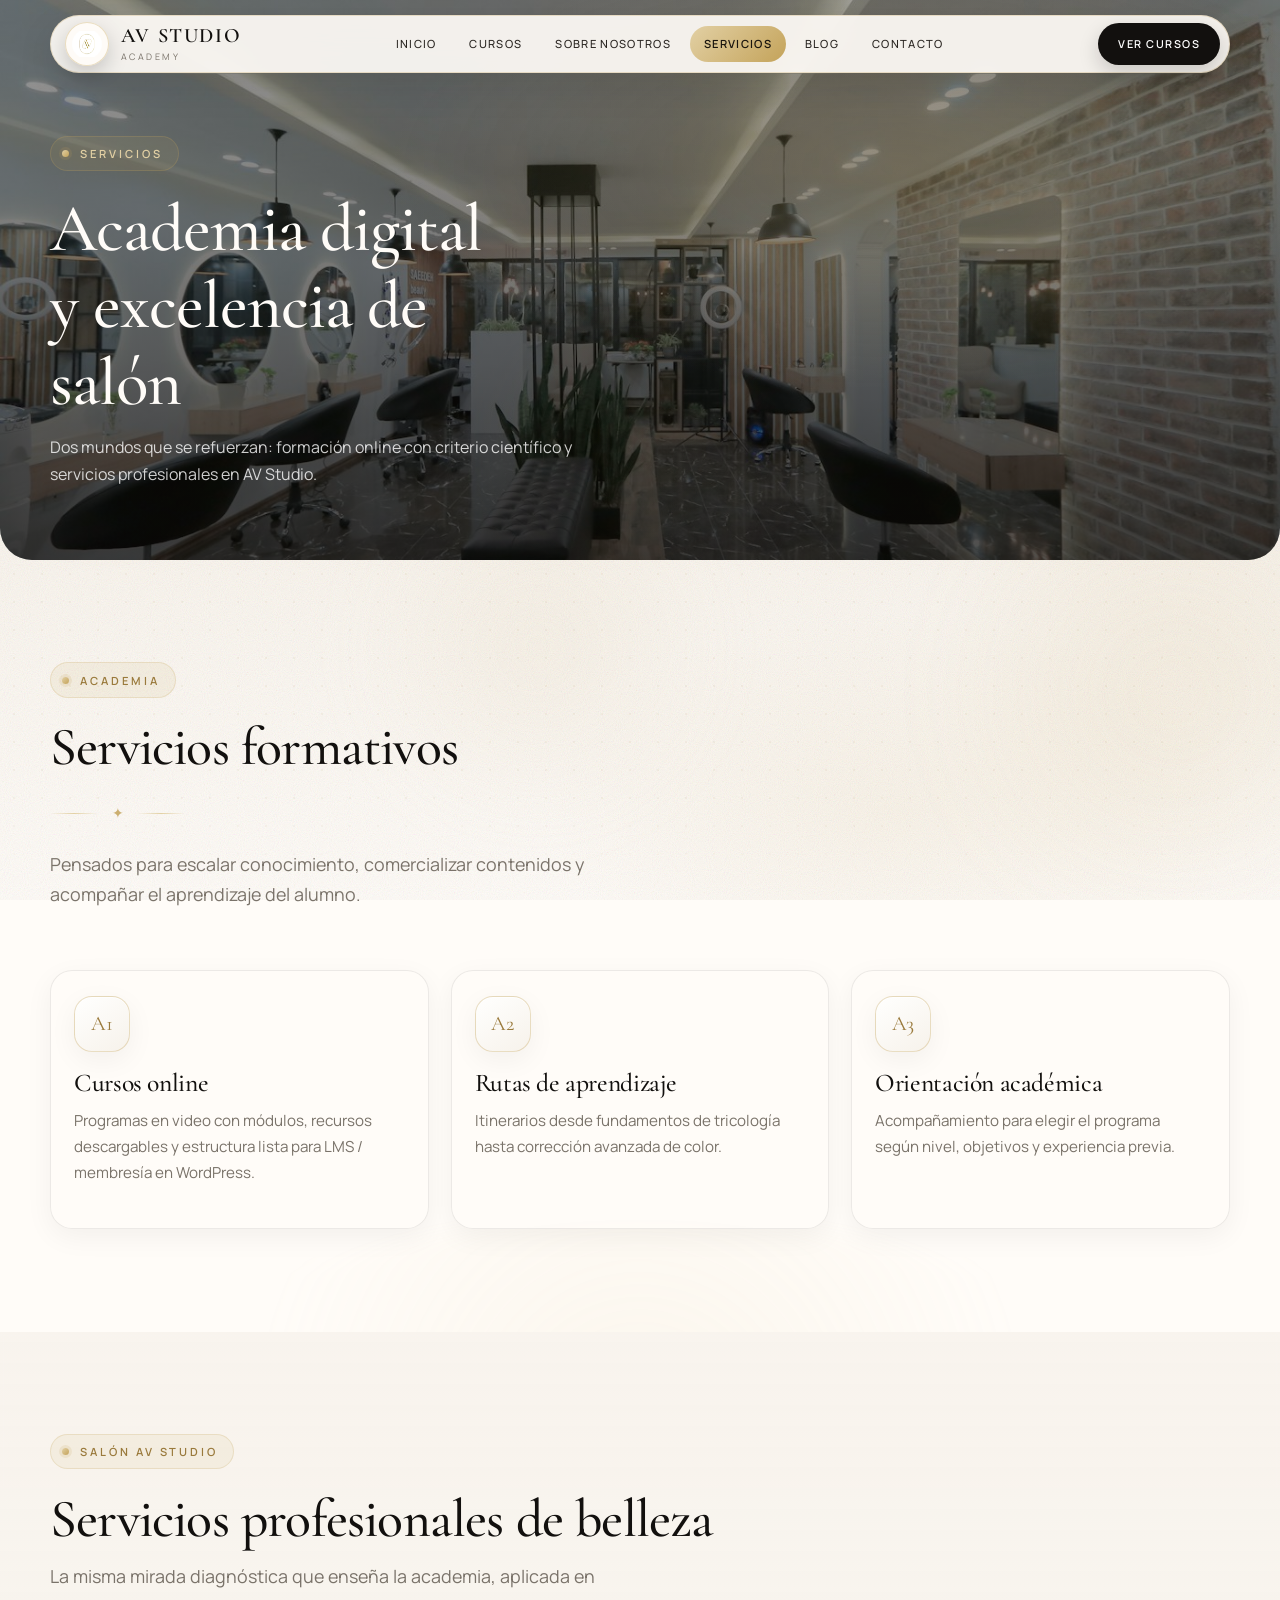
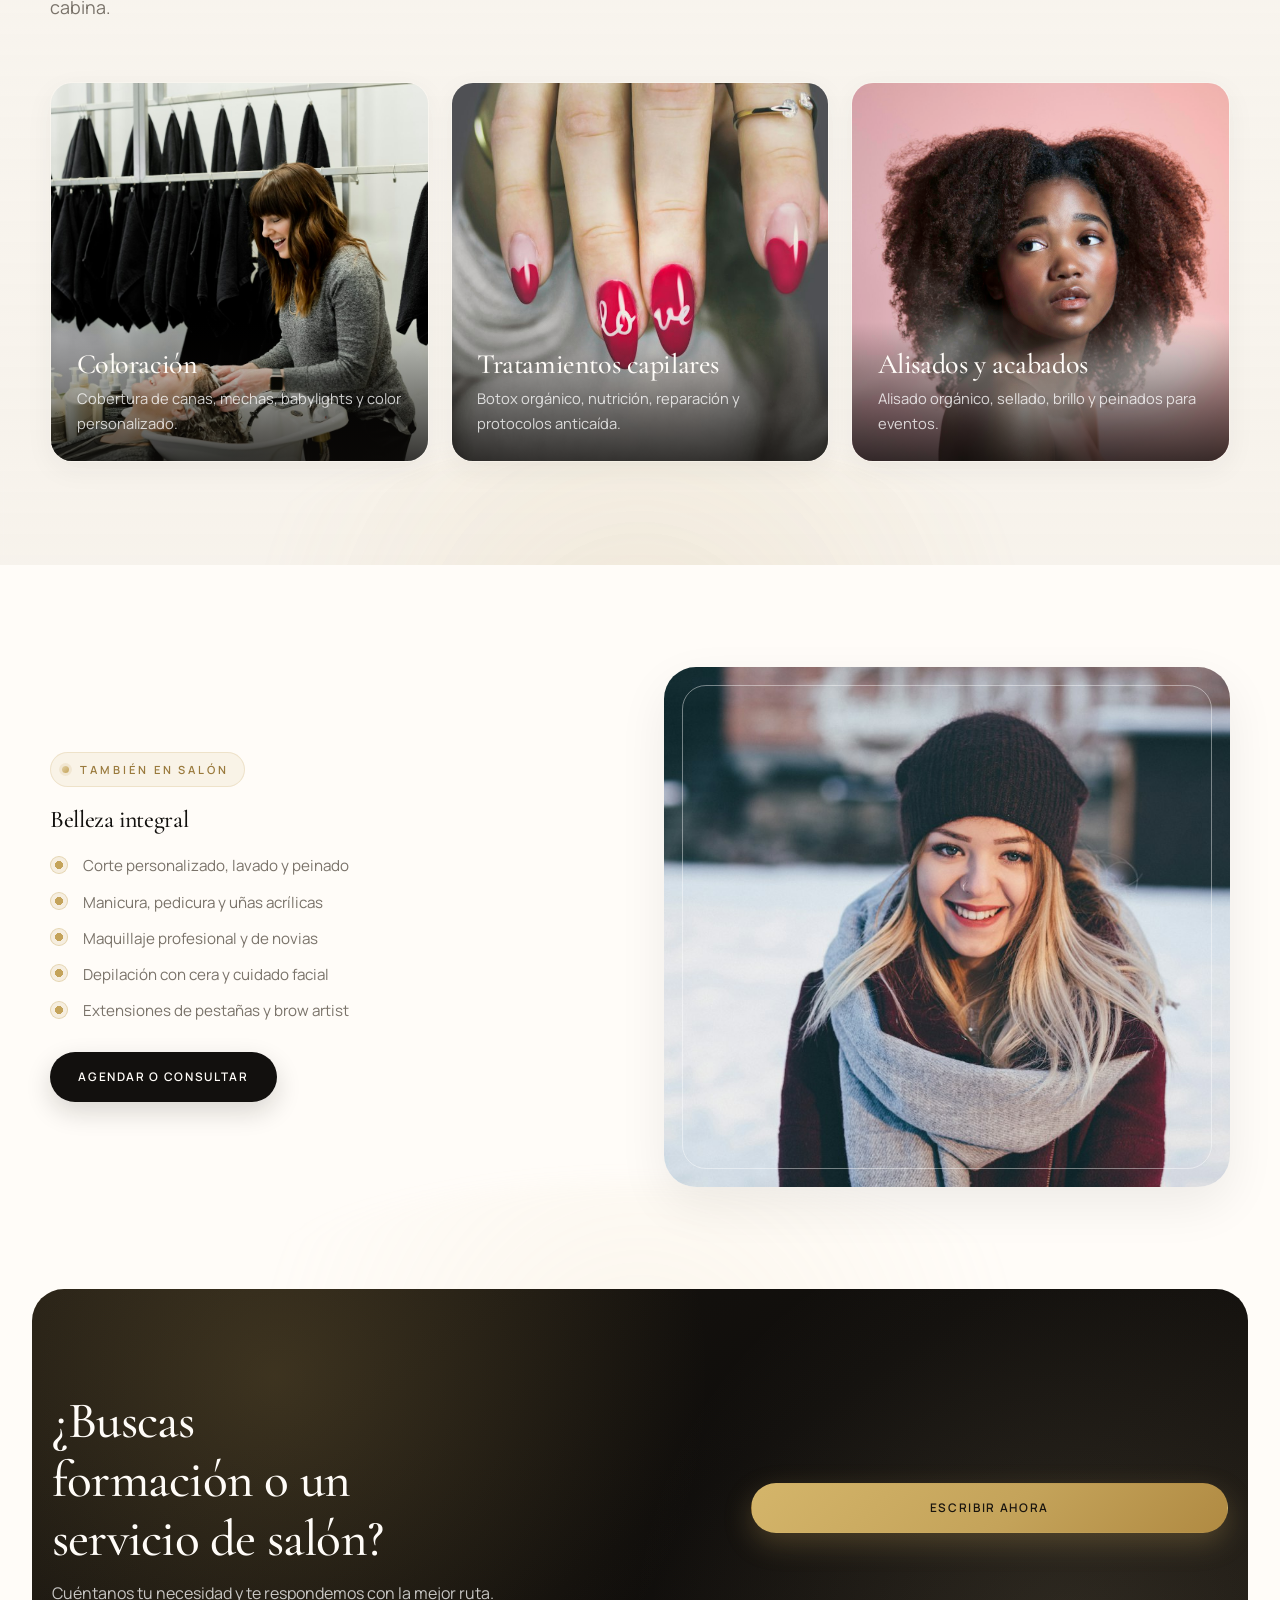
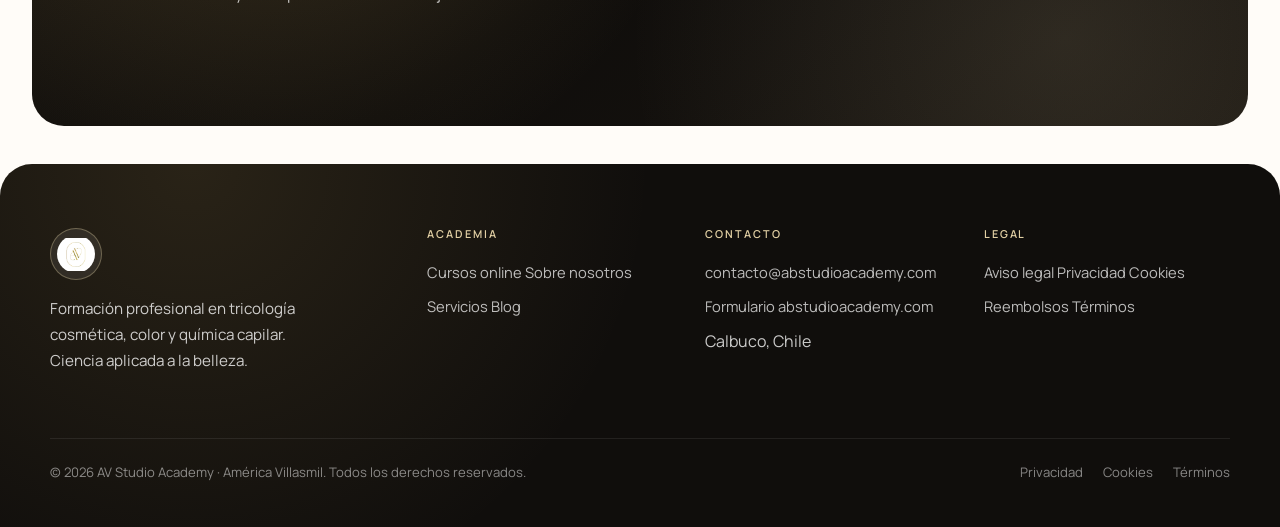
<file: proyectos/av-studio/mockup/web/servicios.html>
<!DOCTYPE html>
<html lang="es">
<head>
  <meta charset="UTF-8">
  <meta name="viewport" content="width=device-width, initial-scale=1">
  <title>Servicios | AV Studio Academy</title>
  <meta name="description" content="Servicios de formación online y experiencia de salón AV Studio: color, tratamientos y belleza.">
  <link rel="preconnect" href="https://fonts.googleapis.com">
  <link rel="preconnect" href="https://fonts.gstatic.com" crossorigin>
  <link href="https://fonts.googleapis.com/css2?family=Cormorant+Garamond:ital,wght@0,400;0,500;0,600;1,500&family=Manrope:wght@400;500;600;700&display=swap" rel="stylesheet">
  <link rel="stylesheet" href="assets/css/styles.css">
</head>
<body>
  <div data-site-header data-solid="true"></div>

  <main>
    <section class="page-hero">
      <div class="page-hero__media">
        <img src="assets/img/salon-interior.jpg" alt="Servicios AV Studio">
        <div class="page-hero__overlay"></div>
      </div>
      <div class="container reveal">
        <p class="eyebrow" style="color:var(--gold-soft);">Servicios</p>
        <h1>Academia digital y excelencia de salón</h1>
        <p style="max-width:34rem;color:rgba(255,255,255,0.8);">Dos mundos que se refuerzan: formación online con criterio científico y servicios profesionales en AV Studio.</p>
      </div>
    </section>

    <section class="section">
      <div class="container">
        <div class="section-head reveal">
          <p class="eyebrow">Academia</p>
          <h2>Servicios formativos</h2>
          <div class="ornament" style="justify-content:flex-start;"><span>✦</span></div>
          <p class="lead">Pensados para escalar conocimiento, comercializar contenidos y acompañar el aprendizaje del alumno.</p>
        </div>
        <div class="grid-3">
          <div class="course-card reveal">
            <div class="course-card__body">
              <div class="feature-icon" style="margin-bottom:1rem;">A1</div>
              <h3>Cursos online</h3>
              <p>Programas en video con módulos, recursos descargables y estructura lista para LMS / membresía en WordPress.</p>
            </div>
          </div>
          <div class="course-card reveal reveal-delay-1">
            <div class="course-card__body">
              <div class="feature-icon" style="margin-bottom:1rem;">A2</div>
              <h3>Rutas de aprendizaje</h3>
              <p>Itinerarios desde fundamentos de tricología hasta corrección avanzada de color.</p>
            </div>
          </div>
          <div class="course-card reveal reveal-delay-2">
            <div class="course-card__body">
              <div class="feature-icon" style="margin-bottom:1rem;">A3</div>
              <h3>Orientación académica</h3>
              <p>Acompañamiento para elegir el programa según nivel, objetivos y experiencia previa.</p>
            </div>
          </div>
        </div>
      </div>
    </section>

    <section class="section section--mist">
      <div class="container">
        <div class="section-head reveal">
          <p class="eyebrow">Salón AV Studio</p>
          <h2>Servicios profesionales de belleza</h2>
          <p class="lead">La misma mirada diagnóstica que enseña la academia, aplicada en cabina.</p>
        </div>
        <div class="grid-3">
          <article class="service-tile reveal" style="min-height:380px;">
            <img src="assets/img/service-color.jpg" alt="Coloración">
            <div class="service-tile__content">
              <h3>Coloración</h3>
              <p>Cobertura de canas, mechas, babylights y color personalizado.</p>
            </div>
          </article>
          <article class="service-tile reveal reveal-delay-1" style="min-height:380px;">
            <img src="assets/img/service-care.jpg" alt="Tratamientos">
            <div class="service-tile__content">
              <h3>Tratamientos capilares</h3>
              <p>Botox orgánico, nutrición, reparación y protocolos anticaída.</p>
            </div>
          </article>
          <article class="service-tile reveal reveal-delay-2" style="min-height:380px;">
            <img src="assets/img/brunette-gloss.jpg" alt="Alisado">
            <div class="service-tile__content">
              <h3>Alisados y acabados</h3>
              <p>Alisado orgánico, sellado, brillo y peinados para eventos.</p>
            </div>
          </article>
        </div>
      </div>
    </section>

    <section class="section">
      <div class="container grid-2">
        <div class="reveal">
          <p class="eyebrow">También en salón</p>
          <h2>Belleza integral</h2>
          <ul class="list-check">
            <li>Corte personalizado, lavado y peinado</li>
            <li>Manicura, pedicura y uñas acrílicas</li>
            <li>Maquillaje profesional y de novias</li>
            <li>Depilación con cera y cuidado facial</li>
            <li>Extensiones de pestañas y brow artist</li>
          </ul>
          <a class="btn btn--ink" href="contacto.html">Agendar o consultar</a>
        </div>
        <div class="split-media reveal reveal-delay-1">
          <img src="assets/img/education.jpg" alt="Belleza integral">
          <div class="split-media__frame"></div>
        </div>
      </div>
    </section>

    <section class="section section--gold">
      <div class="container cta-banner">
        <div class="reveal">
          <h2>¿Buscas formación o un servicio de salón?</h2>
          <p style="color:rgba(255,255,255,0.75);">Cuéntanos tu necesidad y te respondemos con la mejor ruta.</p>
        </div>
        <a class="btn btn--gold reveal reveal-delay-1" href="contacto.html">Escribir ahora</a>
      </div>
    </section>
  </main>

  <div data-site-footer></div>
  <script src="assets/js/site.js"></script>
</body>
</html>
</file>
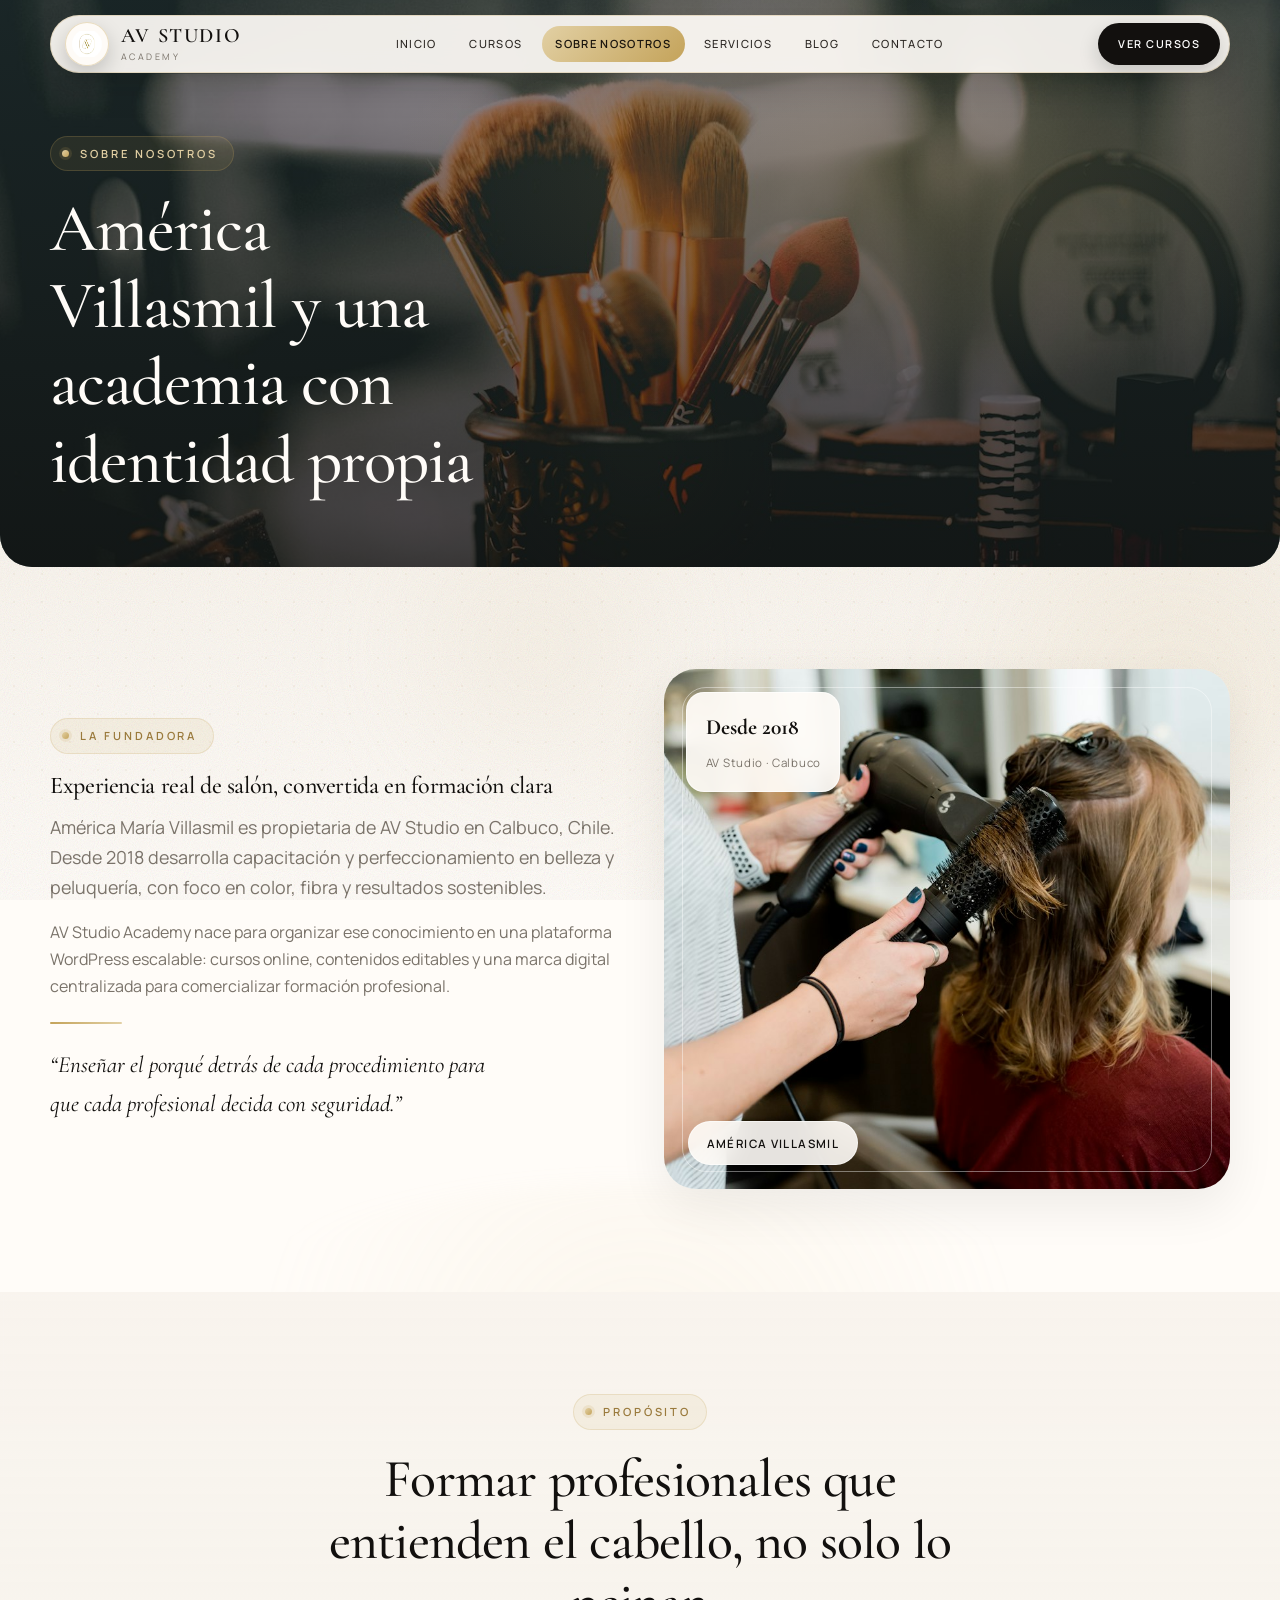
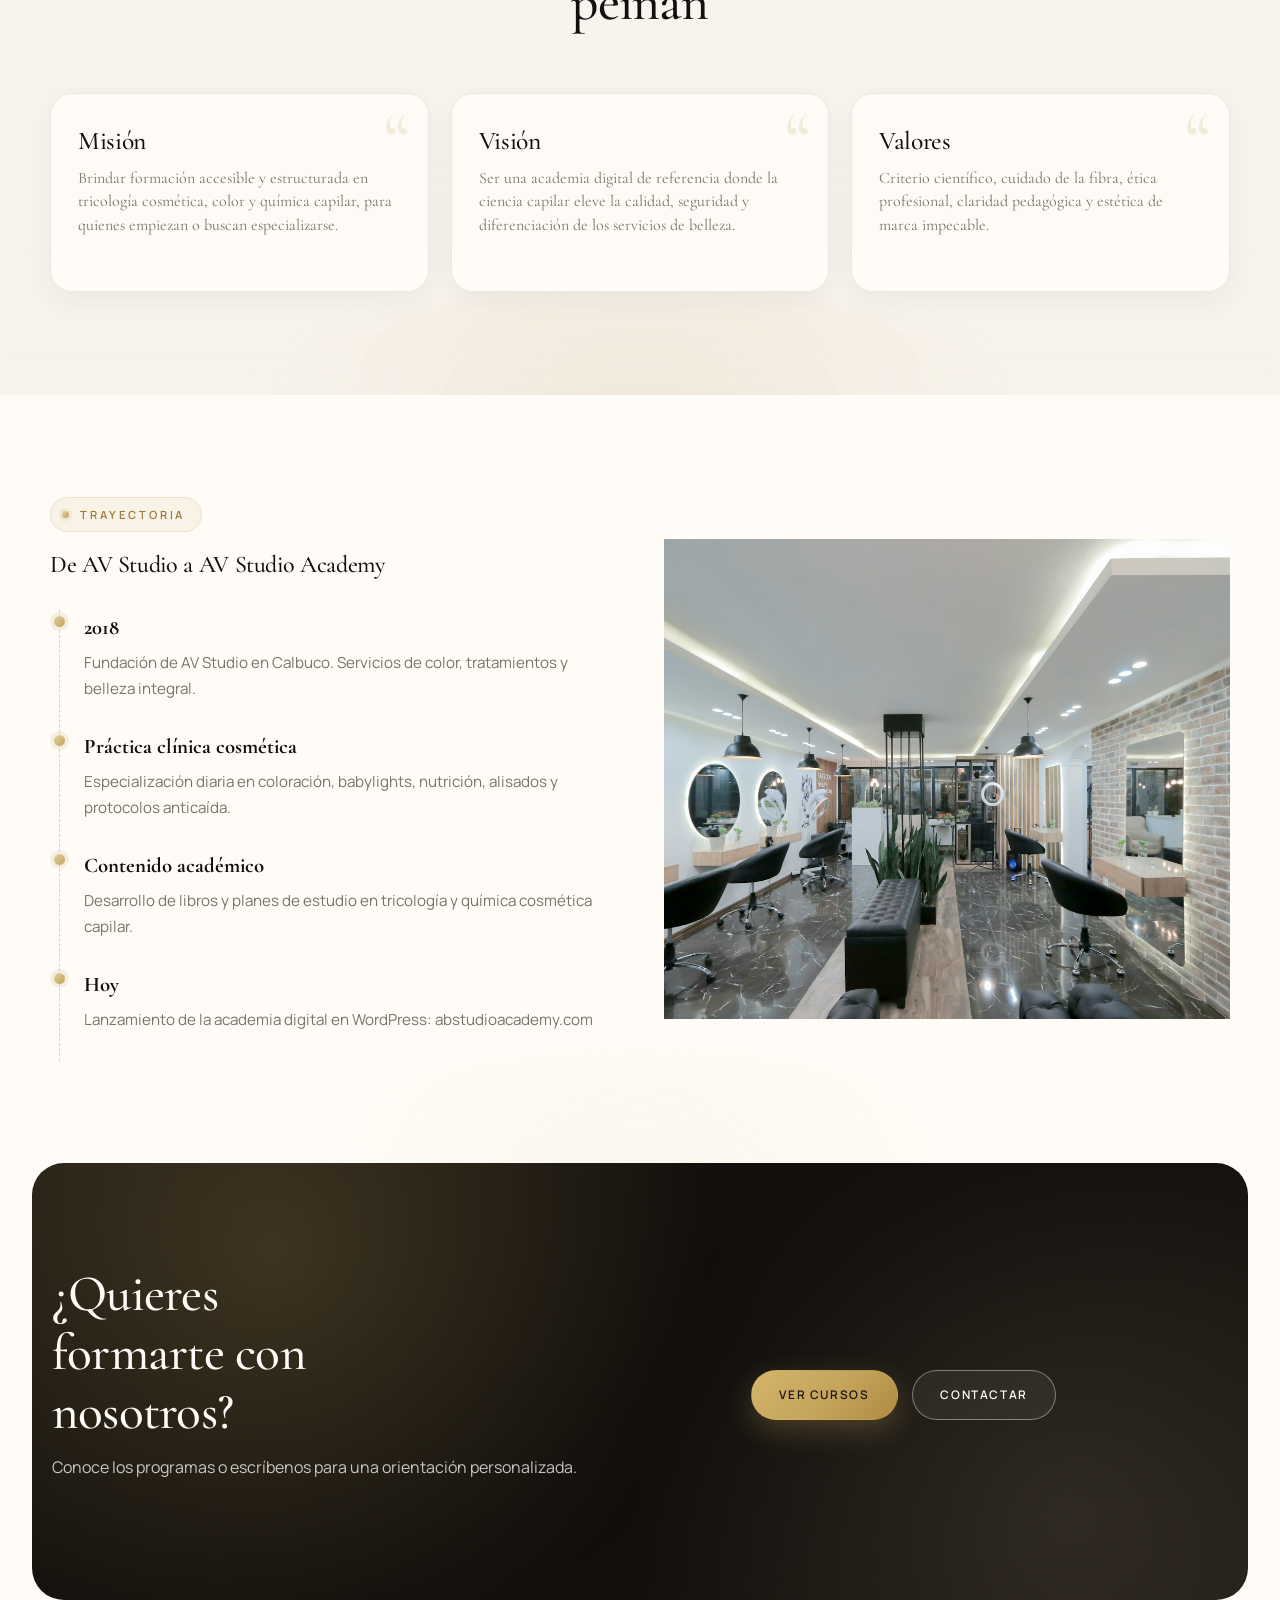
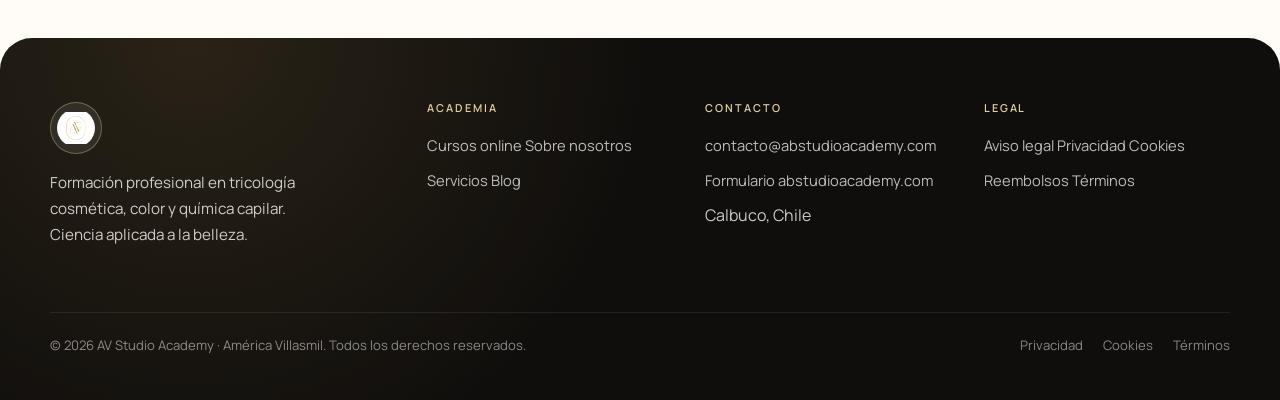
<file: proyectos/av-studio/mockup/web/sobre-nosotros.html>
<!DOCTYPE html>
<html lang="es">
<head>
  <meta charset="UTF-8">
  <meta name="viewport" content="width=device-width, initial-scale=1">
  <title>Sobre nosotros | AV Studio Academy</title>
  <meta name="description" content="Conoce a América Villasmil y AV Studio Academy: formación profesional en belleza, tricología y color.">
  <link rel="preconnect" href="https://fonts.googleapis.com">
  <link rel="preconnect" href="https://fonts.gstatic.com" crossorigin>
  <link href="https://fonts.googleapis.com/css2?family=Cormorant+Garamond:ital,wght@0,400;0,500;0,600;1,500&family=Manrope:wght@400;500;600;700&display=swap" rel="stylesheet">
  <link rel="stylesheet" href="assets/css/styles.css">
</head>
<body>
  <div data-site-header data-solid="true"></div>

  <main>
    <section class="page-hero">
      <div class="page-hero__media">
        <img src="assets/img/about-hero.jpg" alt="Estética profesional">
        <div class="page-hero__overlay"></div>
      </div>
      <div class="container reveal">
        <p class="eyebrow" style="color:var(--gold-soft);">Sobre nosotros</p>
        <h1>América Villasmil y una academia con identidad propia</h1>
      </div>
    </section>

    <section class="section">
      <div class="container grid-2">
        <div class="reveal">
          <p class="eyebrow">La fundadora</p>
          <h2>Experiencia real de salón, convertida en formación clara</h2>
          <p class="lead">América María Villasmil es propietaria de AV Studio en Calbuco, Chile. Desde 2018 desarrolla capacitación y perfeccionamiento en belleza y peluquería, con foco en color, fibra y resultados sostenibles.</p>
          <p style="color:var(--muted);">AV Studio Academy nace para organizar ese conocimiento en una plataforma WordPress escalable: cursos online, contenidos editables y una marca digital centralizada para comercializar formación profesional.</p>
          <div class="divider-gold"></div>
          <p style="font-family:var(--font-display);font-size:1.45rem;font-style:italic;max-width:28rem;">“Enseñar el porqué detrás de cada procedimiento para que cada profesional decida con seguridad.”</p>
        </div>
        <div class="split-media reveal reveal-delay-1">
          <img src="assets/img/portrait.jpg" alt="Retrato profesional de belleza">
          <div class="split-media__frame"></div>
          <span class="split-media__badge">América Villasmil</span>
          <div class="float-card" style="top:1.4rem;left:1.4rem;">
            <strong>Desde 2018</strong>
            <span>AV Studio · Calbuco</span>
          </div>
        </div>
      </div>
    </section>

    <section class="section section--mist">
      <div class="container">
        <div class="section-head section-head--center reveal">
          <p class="eyebrow">Propósito</p>
          <h2>Formar profesionales que entienden el cabello, no solo lo peinan</h2>
        </div>
        <div class="grid-3">
          <div class="quote-card reveal">
            <h3 style="font-style:normal;font-size:1.6rem;">Misión</h3>
            <p style="font-style:normal;font-size:1rem;color:var(--muted);">Brindar formación accesible y estructurada en tricología cosmética, color y química capilar, para quienes empiezan o buscan especializarse.</p>
          </div>
          <div class="quote-card reveal reveal-delay-1">
            <h3 style="font-style:normal;font-size:1.6rem;">Visión</h3>
            <p style="font-style:normal;font-size:1rem;color:var(--muted);">Ser una academia digital de referencia donde la ciencia capilar eleve la calidad, seguridad y diferenciación de los servicios de belleza.</p>
          </div>
          <div class="quote-card reveal reveal-delay-2">
            <h3 style="font-style:normal;font-size:1.6rem;">Valores</h3>
            <p style="font-style:normal;font-size:1rem;color:var(--muted);">Criterio científico, cuidado de la fibra, ética profesional, claridad pedagógica y estética de marca impecable.</p>
          </div>
        </div>
      </div>
    </section>

    <section class="section">
      <div class="container grid-2">
        <div class="reveal">
          <p class="eyebrow">Trayectoria</p>
          <h2>De AV Studio a AV Studio Academy</h2>
          <div class="timeline" style="margin-top:2rem;">
            <div class="timeline__item">
              <strong>2018</strong>
              <p>Fundación de AV Studio en Calbuco. Servicios de color, tratamientos y belleza integral.</p>
            </div>
            <div class="timeline__item">
              <strong>Práctica clínica cosmética</strong>
              <p>Especialización diaria en coloración, babylights, nutrición, alisados y protocolos anticaída.</p>
            </div>
            <div class="timeline__item">
              <strong>Contenido académico</strong>
              <p>Desarrollo de libros y planes de estudio en tricología y química cosmética capilar.</p>
            </div>
            <div class="timeline__item">
              <strong>Hoy</strong>
              <p>Lanzamiento de la academia digital en WordPress: abstudioacademy.com</p>
            </div>
          </div>
        </div>
        <div class="reveal reveal-delay-1">
          <img src="assets/img/salon-interior.jpg" alt="Interior de salón" style="width:100%;height:100%;min-height:480px;object-fit:cover;">
        </div>
      </div>
    </section>

    <section class="section section--gold">
      <div class="container cta-banner">
        <div class="reveal">
          <h2>¿Quieres formarte con nosotros?</h2>
          <p style="color:rgba(255,255,255,0.75);">Conoce los programas o escríbenos para una orientación personalizada.</p>
        </div>
        <div class="btn-row reveal reveal-delay-1">
          <a class="btn btn--gold" href="cursos.html">Ver cursos</a>
          <a class="btn btn--ghost-light" href="contacto.html">Contactar</a>
        </div>
      </div>
    </section>
  </main>

  <div data-site-footer></div>
  <script src="assets/js/site.js"></script>
</body>
</html>
</file>
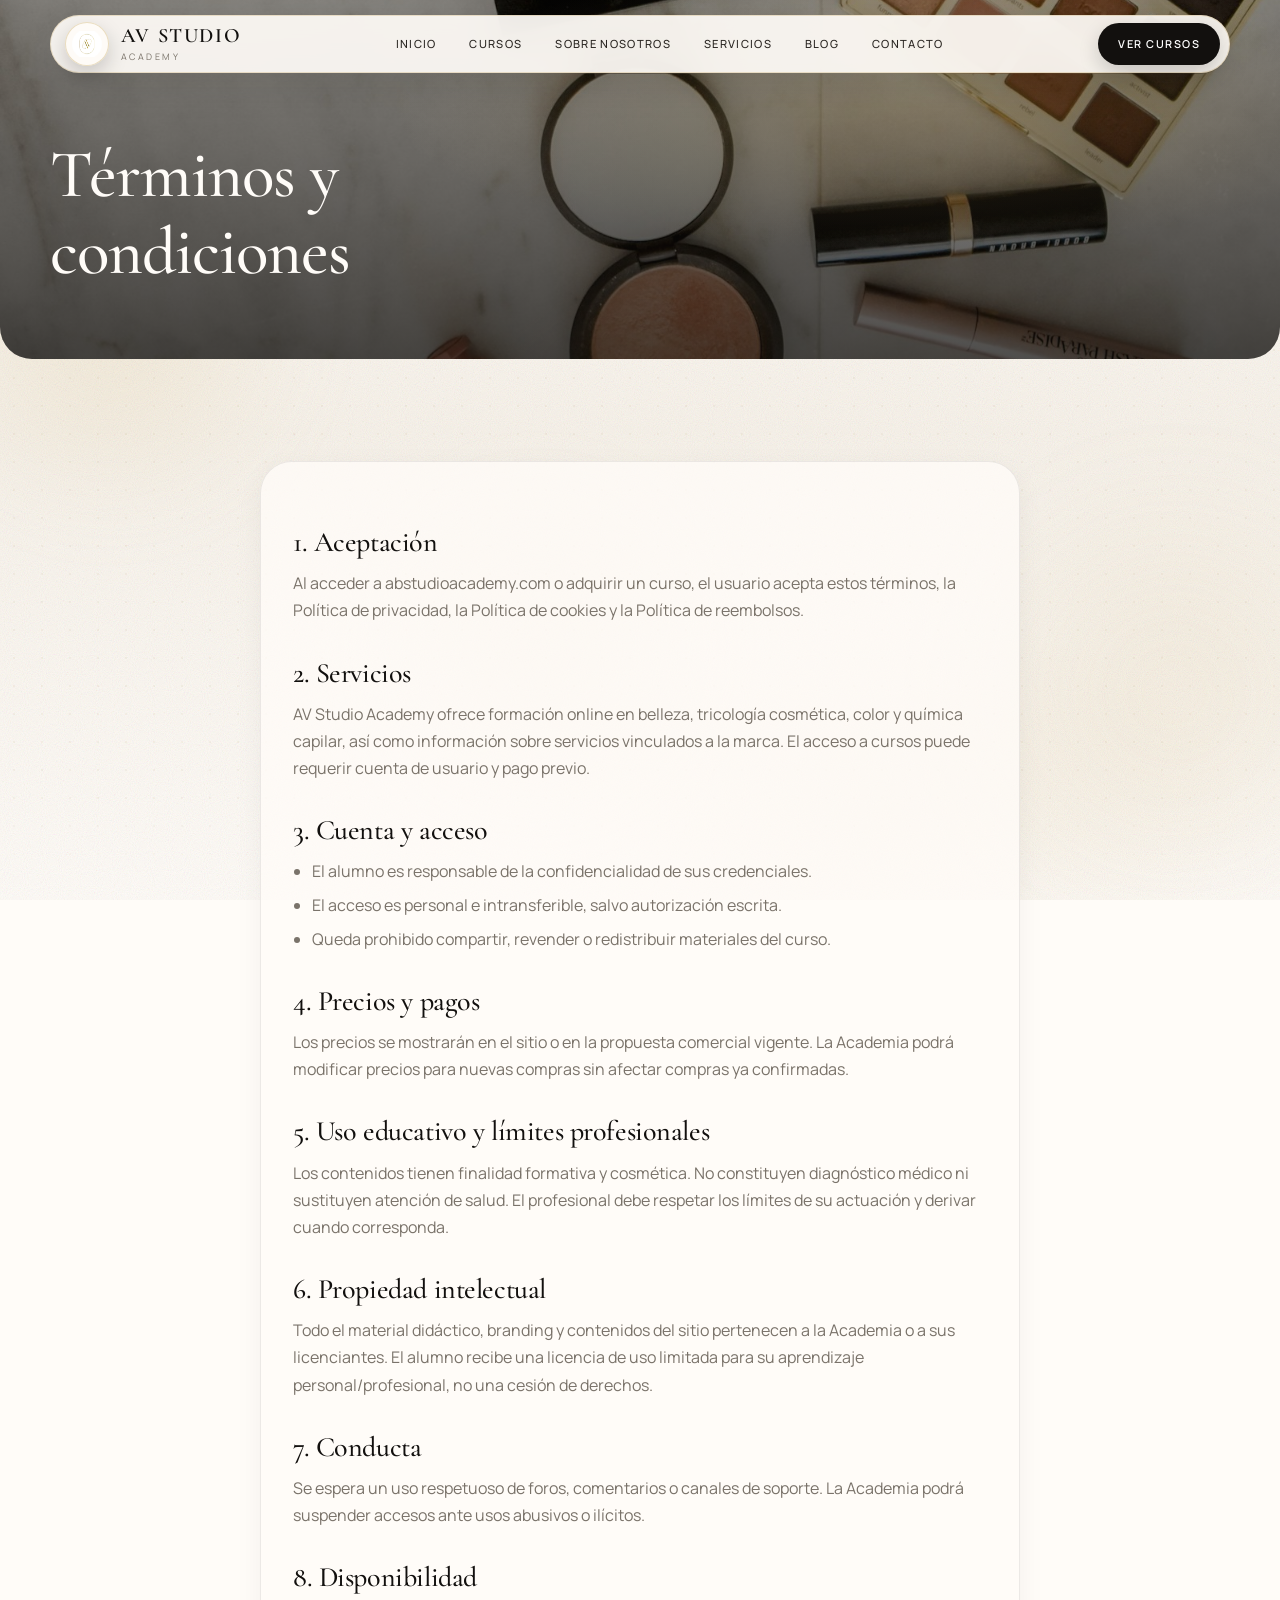
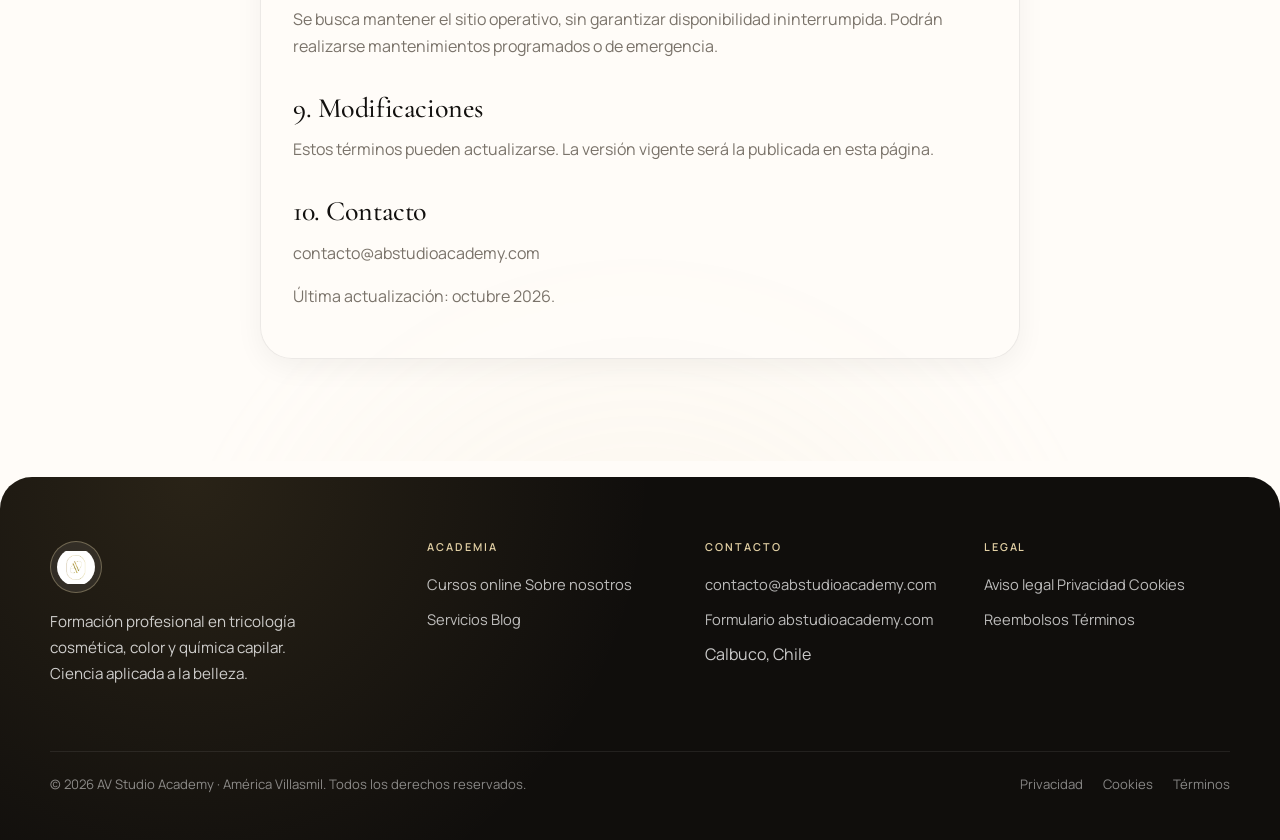
<file: proyectos/av-studio/mockup/web/terminos.html>
<!DOCTYPE html>
<html lang="es">
<head>
  <meta charset="UTF-8">
  <meta name="viewport" content="width=device-width, initial-scale=1">
  <title>Términos y condiciones | AV Studio Academy</title>
  <link rel="preconnect" href="https://fonts.googleapis.com">
  <link rel="preconnect" href="https://fonts.gstatic.com" crossorigin>
  <link href="https://fonts.googleapis.com/css2?family=Cormorant+Garamond:ital,wght@0,400;0,500;0,600;1,500&family=Manrope:wght@400;500;600;700&display=swap" rel="stylesheet">
  <link rel="stylesheet" href="assets/css/styles.css">
</head>
<body>
  <div data-site-header data-solid="true"></div>
  <main>
    <section class="page-hero" style="min-height:36vh;">
      <div class="page-hero__media">
        <img src="assets/img/texture.jpg" alt="">
        <div class="page-hero__overlay"></div>
      </div>
      <div class="container reveal"><h1>Términos y condiciones</h1></div>
    </section>
    <section class="section">
      <div class="container legal reveal">
        <h2>1. Aceptación</h2>
        <p>Al acceder a abstudioacademy.com o adquirir un curso, el usuario acepta estos términos, la Política de privacidad, la Política de cookies y la Política de reembolsos.</p>
        <h2>2. Servicios</h2>
        <p>AV Studio Academy ofrece formación online en belleza, tricología cosmética, color y química capilar, así como información sobre servicios vinculados a la marca. El acceso a cursos puede requerir cuenta de usuario y pago previo.</p>
        <h2>3. Cuenta y acceso</h2>
        <ul>
          <li>El alumno es responsable de la confidencialidad de sus credenciales.</li>
          <li>El acceso es personal e intransferible, salvo autorización escrita.</li>
          <li>Queda prohibido compartir, revender o redistribuir materiales del curso.</li>
        </ul>
        <h2>4. Precios y pagos</h2>
        <p>Los precios se mostrarán en el sitio o en la propuesta comercial vigente. La Academia podrá modificar precios para nuevas compras sin afectar compras ya confirmadas.</p>
        <h2>5. Uso educativo y límites profesionales</h2>
        <p>Los contenidos tienen finalidad formativa y cosmética. No constituyen diagnóstico médico ni sustituyen atención de salud. El profesional debe respetar los límites de su actuación y derivar cuando corresponda.</p>
        <h2>6. Propiedad intelectual</h2>
        <p>Todo el material didáctico, branding y contenidos del sitio pertenecen a la Academia o a sus licenciantes. El alumno recibe una licencia de uso limitada para su aprendizaje personal/profesional, no una cesión de derechos.</p>
        <h2>7. Conducta</h2>
        <p>Se espera un uso respetuoso de foros, comentarios o canales de soporte. La Academia podrá suspender accesos ante usos abusivos o ilícitos.</p>
        <h2>8. Disponibilidad</h2>
        <p>Se busca mantener el sitio operativo, sin garantizar disponibilidad ininterrumpida. Podrán realizarse mantenimientos programados o de emergencia.</p>
        <h2>9. Modificaciones</h2>
        <p>Estos términos pueden actualizarse. La versión vigente será la publicada en esta página.</p>
        <h2>10. Contacto</h2>
        <p><a href="mailto:contacto@abstudioacademy.com">contacto@abstudioacademy.com</a></p>
        <p>Última actualización: octubre 2026.</p>
      </div>
    </section>
  </main>
  <div data-site-footer></div>
  <script src="assets/js/site.js"></script>
</body>
</html>
</file>
<file: proyectos/av-studio/mockup/web/assets/css/styles.css>
/* =========================================================
   AV STUDIO ACADEMY — Mockup Elementor-ready (refined)
   Soft · Rounded · Fine lines · Rich visual layers
   ========================================================= */

:root {
  --ink: #12100e;
  --ink-soft: #2a2622;
  --paper: #fffcf8;
  --mist: #f6f1ea;
  --stone: #ebe4d8;
  --muted: #7a736a;
  --gold: #c4a35a;
  --gold-deep: #9a7a3c;
  --gold-soft: #e2d0a4;
  --line: rgba(18, 16, 14, 0.08);
  --line-strong: rgba(196, 163, 90, 0.35);
  --shadow: 0 18px 50px rgba(18, 16, 14, 0.07);
  --shadow-soft: 0 8px 28px rgba(18, 16, 14, 0.05);
  --radius: 22px;
  --radius-sm: 14px;
  --radius-lg: 32px;
  --radius-pill: 999px;
  --container: 1180px;
  --header-h: 88px;
  --ease: cubic-bezier(0.22, 1, 0.36, 1);
  --font-display: "Cormorant Garamond", Georgia, serif;
  --font-body: "Manrope", "Segoe UI", sans-serif;
}

*,
*::before,
*::after { box-sizing: border-box; }

html { scroll-behavior: smooth; }

body {
  margin: 0;
  font-family: var(--font-body);
  color: var(--ink);
  background: var(--paper);
  font-size: 16px;
  line-height: 1.7;
  font-weight: 400;
  -webkit-font-smoothing: antialiased;
  overflow-x: hidden;
  position: relative;
}

/* ========== ATMOSPHERE / BACKGROUND SYSTEM ========== */
.bg-world {
  position: fixed;
  inset: 0;
  z-index: 0;
  pointer-events: none;
  overflow: hidden;
}

.bg-world__wash {
  position: absolute;
  inset: 0;
  background:
    radial-gradient(ellipse 90% 60% at 8% -5%, rgba(196, 163, 90, 0.14), transparent 55%),
    radial-gradient(ellipse 70% 50% at 95% 8%, rgba(226, 208, 164, 0.28), transparent 48%),
    radial-gradient(ellipse 50% 40% at 70% 90%, rgba(196, 163, 90, 0.08), transparent 55%),
    linear-gradient(180deg, #fffcf8 0%, #f8f3eb 48%, #fffcf8 100%);
}

.bg-world__grain {
  position: absolute;
  inset: 0;
  opacity: 0.35;
  mix-blend-mode: multiply;
  background-image: url("data:image/svg+xml,%3Csvg viewBox='0 0 200 200' xmlns='http://www.w3.org/2000/svg'%3E%3Cfilter id='n'%3E%3CfeTurbulence type='fractalNoise' baseFrequency='0.85' numOctaves='4' stitchTiles='stitch'/%3E%3C/filter%3E%3Crect width='100%25' height='100%25' filter='url(%23n)' opacity='0.45'/%3E%3C/svg%3E");
  background-size: 180px 180px;
}

.bg-world__dots {
  position: absolute;
  inset: 0;
  opacity: 0.4;
  background-image: radial-gradient(rgba(154, 122, 60, 0.16) 1px, transparent 1.2px);
  background-size: 28px 28px;
  mask-image: linear-gradient(180deg, transparent, #000 12%, #000 88%, transparent);
}

.bg-world__blob {
  position: absolute;
  border-radius: 50%;
  filter: blur(40px);
  opacity: 0.55;
  animation: drift 18s ease-in-out infinite;
}

.bg-world__blob--a {
  width: 420px;
  height: 420px;
  top: 12%;
  left: -8%;
  background: radial-gradient(circle, rgba(226, 208, 164, 0.55), transparent 70%);
}

.bg-world__blob--b {
  width: 520px;
  height: 520px;
  top: 48%;
  right: -12%;
  background: radial-gradient(circle, rgba(196, 163, 90, 0.22), transparent 68%);
  animation-delay: -6s;
}

.bg-world__blob--c {
  width: 360px;
  height: 360px;
  bottom: 8%;
  left: 28%;
  background: radial-gradient(circle, rgba(232, 220, 196, 0.45), transparent 70%);
  animation-delay: -11s;
}

@keyframes drift {
  0%, 100% { transform: translate(0, 0) scale(1); }
  50% { transform: translate(24px, -18px) scale(1.06); }
}

.site-header,
main,
.site-footer {
  position: relative;
  z-index: 1;
}

.section {
  background: transparent;
}

.section--mist {
  background:
    linear-gradient(180deg, rgba(246, 241, 234, 0.72), rgba(246, 241, 234, 0.88));
  backdrop-filter: blur(2px);
}

.section--panel {
  margin: 0 clamp(1rem, 3vw, 2rem);
  border-radius: var(--radius-lg);
  border: 1px solid rgba(196, 163, 90, 0.14);
  background:
    linear-gradient(145deg, rgba(255,252,248,0.82), rgba(246,241,234,0.7));
  box-shadow: var(--shadow-soft);
  overflow: hidden;
}

/* Section scenery layers */
.bg-scene {
  position: absolute;
  inset: 0;
  pointer-events: none;
  z-index: 0;
  overflow: hidden;
}

.bg-scene__photo {
  position: absolute;
  border-radius: 28px;
  overflow: hidden;
  box-shadow: 0 20px 50px rgba(18, 16, 14, 0.12);
  border: 1px solid rgba(255,255,255,0.55);
  opacity: 0.28;
  transform: rotate(-6deg);
}

.bg-scene__photo img {
  width: 100%;
  height: 100%;
  object-fit: cover;
  filter: saturate(0.85) contrast(1.05);
}

.bg-scene__photo--1 {
  width: 220px;
  height: 280px;
  top: 8%;
  right: -2%;
  opacity: 0.32;
  transform: rotate(8deg);
}

.bg-scene__photo--2 {
  width: 180px;
  height: 220px;
  bottom: 10%;
  left: -1%;
  opacity: 0.26;
  transform: rotate(-10deg);
}

.bg-scene__photo--3 {
  width: 160px;
  height: 160px;
  top: 42%;
  right: 8%;
  border-radius: 50%;
  opacity: 0.22;
  transform: none;
}

.bg-scene__arc {
  position: absolute;
  width: 340px;
  height: 340px;
  border: 1px solid rgba(196, 163, 90, 0.22);
  border-radius: 50%;
}

.bg-scene__arc::before {
  content: "";
  position: absolute;
  inset: 28px;
  border: 1px dashed rgba(196, 163, 90, 0.18);
  border-radius: 50%;
}

.bg-scene__arc::after {
  content: "";
  position: absolute;
  inset: 56px;
  border: 1px solid rgba(226, 208, 164, 0.25);
  border-radius: 50%;
}

.bg-scene__arc--tl { top: -120px; left: -100px; }
.bg-scene__arc--br { bottom: -140px; right: -110px; }
.bg-scene__arc--tr { top: -80px; right: -90px; }

.bg-scene__wave {
  position: absolute;
  left: 0;
  right: 0;
  bottom: -2px;
  height: 90px;
  opacity: 0.55;
  background:
    url("data:image/svg+xml,%3Csvg xmlns='http://www.w3.org/2000/svg' viewBox='0 0 1440 90' preserveAspectRatio='none'%3E%3Cpath fill='%23fffcf8' d='M0,48 C240,90 480,0 720,32 C960,64 1200,90 1440,40 L1440,90 L0,90 Z'/%3E%3C/svg%3E")
    center bottom / 100% 100% no-repeat;
}

.bg-scene__wave--mist {
  background:
    url("data:image/svg+xml,%3Csvg xmlns='http://www.w3.org/2000/svg' viewBox='0 0 1440 90' preserveAspectRatio='none'%3E%3Cpath fill='%23f6f1ea' d='M0,48 C240,90 480,0 720,32 C960,64 1200,90 1440,40 L1440,90 L0,90 Z'/%3E%3C/svg%3E")
    center bottom / 100% 100% no-repeat;
}

.bg-scene__petal {
  position: absolute;
  width: 14px;
  height: 22px;
  border-radius: 60% 60% 60% 60% / 70% 70% 30% 30%;
  background: linear-gradient(160deg, rgba(226,208,164,0.7), rgba(196,163,90,0.35));
  opacity: 0.45;
  animation: petalFloat 10s ease-in-out infinite;
}

.bg-scene__petal:nth-child(odd) { animation-duration: 13s; }
.bg-scene__petal:nth-child(3n) { animation-duration: 16s; }

@keyframes petalFloat {
  0%, 100% { transform: translateY(0) rotate(0deg); }
  50% { transform: translateY(-28px) rotate(18deg); }
}

.bg-scene__line {
  position: absolute;
  height: 1px;
  background: linear-gradient(90deg, transparent, rgba(196,163,90,0.35), transparent);
  width: min(42vw, 420px);
  opacity: 0.7;
}

.bg-scene__mono {
  position: absolute;
  font-family: var(--font-display);
  font-size: clamp(5rem, 14vw, 11rem);
  line-height: 0.85;
  letter-spacing: 0.08em;
  color: rgba(196, 163, 90, 0.07);
  text-transform: uppercase;
  white-space: nowrap;
  user-select: none;
}

.bg-scene__grid {
  position: absolute;
  inset: 10% 5%;
  background-image:
    linear-gradient(rgba(196,163,90,0.06) 1px, transparent 1px),
    linear-gradient(90deg, rgba(196,163,90,0.06) 1px, transparent 1px);
  background-size: 64px 64px;
  mask-image: radial-gradient(ellipse at center, #000 20%, transparent 75%);
  opacity: 0.7;
}

.bg-scene__shine {
  position: absolute;
  width: 280px;
  height: 280px;
  border-radius: 50%;
  background: radial-gradient(circle, rgba(255,255,255,0.55), transparent 65%);
  filter: blur(10px);
  mix-blend-mode: soft-light;
}

.hero__atmosphere {
  position: absolute;
  inset: 0;
  z-index: 1;
  pointer-events: none;
}

.hero__atmosphere .spark {
  position: absolute;
  width: 6px;
  height: 6px;
  border-radius: 50%;
  background: rgba(226, 208, 164, 0.85);
  box-shadow: 0 0 16px rgba(226, 208, 164, 0.65);
  animation: twinkle 3.8s ease-in-out infinite;
}

@keyframes twinkle {
  0%, 100% { opacity: 0.35; transform: scale(0.8); }
  50% { opacity: 1; transform: scale(1.25); }
}

.hero__side-card {
  position: absolute;
  z-index: 2;
  right: clamp(1rem, 5vw, 3.5rem);
  top: 42%;
  width: min(220px, 28vw);
  border-radius: 24px;
  overflow: hidden;
  border: 1px solid rgba(255,255,255,0.35);
  box-shadow: 0 24px 50px rgba(0,0,0,0.28);
  transform: rotate(4deg);
  animation: floatSoft 8s ease-in-out infinite;
}

.hero__side-card img {
  width: 100%;
  height: 260px;
  object-fit: cover;
}

.hero__side-card figcaption {
  position: absolute;
  left: 0.75rem;
  bottom: 0.75rem;
  padding: 0.35rem 0.7rem;
  border-radius: 999px;
  background: rgba(255,252,248,0.9);
  font-size: 0.62rem;
  letter-spacing: 0.12em;
  text-transform: uppercase;
  font-weight: 600;
  color: var(--ink);
}

.floating-gallery {
  display: grid;
  grid-template-columns: 1.1fr 0.9fr;
  gap: 0.85rem;
  position: relative;
}

.floating-gallery__main,
.floating-gallery__stack figure {
  margin: 0;
  border-radius: 24px;
  overflow: hidden;
  position: relative;
  box-shadow: var(--shadow);
  border: 1px solid rgba(255,255,255,0.5);
}

.floating-gallery__main {
  min-height: 420px;
}

.floating-gallery__main img,
.floating-gallery__stack img {
  width: 100%;
  height: 100%;
  object-fit: cover;
}

.floating-gallery__stack {
  display: grid;
  gap: 0.85rem;
}

.floating-gallery__stack figure {
  min-height: 200px;
}

.floating-gallery figcaption {
  position: absolute;
  left: 0.85rem;
  bottom: 0.85rem;
  padding: 0.4rem 0.8rem;
  border-radius: 999px;
  background: rgba(255,252,248,0.9);
  backdrop-filter: blur(8px);
  font-size: 0.66rem;
  letter-spacing: 0.1em;
  text-transform: uppercase;
  font-weight: 600;
}

@media (max-width: 900px) {
  .bg-scene__photo,
  .hero__side-card { display: none; }
  .floating-gallery { grid-template-columns: 1fr; }
  .floating-gallery__main { min-height: 280px; }
}

img { max-width: 100%; display: block; height: auto; }
a { color: inherit; text-decoration: none; }
button { font: inherit; cursor: pointer; border: 0; background: none; }
ul { margin: 0; padding: 0; list-style: none; }
p { margin: 0 0 1rem; }
h1, h2, h3, h4 {
  font-family: var(--font-display);
  font-weight: 500;
  line-height: 1.15;
  margin: 0 0 0.75rem;
  letter-spacing: -0.015em;
}

.container {
  width: min(100% - 2.5rem, var(--container));
  margin-inline: auto;
}

.section {
  padding: clamp(4.75rem, 8vw, 7.75rem) 0;
  position: relative;
  overflow: hidden;
  background: transparent;
}

.section--mist {
  background: linear-gradient(180deg, rgba(246, 241, 234, 0.72), rgba(246, 241, 234, 0.88));
}

.section--ink { background: var(--ink); color: var(--paper); }

.section--gold {
  background:
    radial-gradient(circle at 20% 20%, rgba(196, 163, 90, 0.22), transparent 42%),
    radial-gradient(circle at 85% 80%, rgba(226, 208, 164, 0.12), transparent 40%),
    linear-gradient(145deg, #1c1812 0%, #0f0d0b 52%, #1a1611 100%);
  color: var(--paper);
  border-radius: var(--radius-lg);
  margin: 0 clamp(1rem, 3vw, 2rem) clamp(1.5rem, 3vw, 2.5rem);
  overflow: hidden;
}

.decor-orb {
  position: absolute;
  border-radius: 50%;
  pointer-events: none;
  filter: blur(2px);
  z-index: 0;
}

.decor-orb--gold {
  width: 280px;
  height: 280px;
  background: radial-gradient(circle, rgba(196, 163, 90, 0.18), transparent 70%);
}

.decor-orb--soft {
  width: 360px;
  height: 360px;
  background: radial-gradient(circle, rgba(232, 220, 196, 0.35), transparent 68%);
}

.decor-ring {
  position: absolute;
  width: 180px;
  height: 180px;
  border: 1px solid rgba(196, 163, 90, 0.28);
  border-radius: 50%;
  pointer-events: none;
  z-index: 0;
}

.decor-ring::after {
  content: "";
  position: absolute;
  inset: 14px;
  border: 1px dashed rgba(196, 163, 90, 0.2);
  border-radius: 50%;
}

.decor-spark {
  position: absolute;
  width: 8px;
  height: 8px;
  border-radius: 50%;
  background: var(--gold-soft);
  box-shadow: 0 0 0 6px rgba(196, 163, 90, 0.12);
  pointer-events: none;
  z-index: 1;
}

.container > *,
.section > .container { position: relative; z-index: 1; }

.eyebrow {
  display: inline-flex;
  align-items: center;
  gap: 0.7rem;
  font-size: 0.7rem;
  letter-spacing: 0.26em;
  text-transform: uppercase;
  color: var(--gold-deep);
  font-weight: 600;
  margin-bottom: 1.15rem;
  padding: 0.45rem 0.95rem 0.45rem 0.7rem;
  background: rgba(196, 163, 90, 0.1);
  border: 1px solid rgba(196, 163, 90, 0.22);
  border-radius: var(--radius-pill);
}

.eyebrow::before {
  content: "";
  width: 7px;
  height: 7px;
  border-radius: 50%;
  background: linear-gradient(135deg, var(--gold-soft), var(--gold));
  box-shadow: 0 0 0 3px rgba(196, 163, 90, 0.15);
}

.section-head--center .eyebrow {
  justify-content: center;
}

.lead {
  font-size: clamp(1.05rem, 1.4vw, 1.18rem);
  color: var(--muted);
  max-width: 38rem;
}

.section-head {
  max-width: 42rem;
  margin-bottom: clamp(2.5rem, 5vw, 3.75rem);
}

.section-head h2 {
  font-size: clamp(2.2rem, 4.5vw, 3.35rem);
}

.section-head--center {
  text-align: center;
  margin-inline: auto;
}

.section-head--light .lead,
.section-head--light p { color: rgba(255,255,255,0.72); }

/* Ornamental divider */
.ornament {
  display: flex;
  align-items: center;
  justify-content: center;
  gap: 0.85rem;
  margin: 1.5rem 0;
  color: var(--gold);
}

.ornament::before,
.ornament::after {
  content: "";
  width: 48px;
  height: 1px;
  background: linear-gradient(90deg, transparent, var(--gold-soft), transparent);
}

.ornament span {
  font-size: 0.85rem;
  opacity: 0.85;
}

.divider-gold {
  width: 72px;
  height: 2px;
  border-radius: var(--radius-pill);
  background: linear-gradient(90deg, var(--gold), var(--gold-soft));
  margin: 1.35rem 0;
}

/* Buttons — soft & refined */
.btn {
  display: inline-flex;
  align-items: center;
  justify-content: center;
  gap: 0.55rem;
  min-height: 50px;
  padding: 0.8rem 1.7rem;
  border: 1px solid transparent;
  border-radius: var(--radius-pill);
  font-size: 0.74rem;
  font-weight: 600;
  letter-spacing: 0.14em;
  text-transform: uppercase;
  transition: transform 0.45s var(--ease), background 0.35s ease, color 0.35s ease, border-color 0.35s ease, box-shadow 0.35s ease;
}

.btn:hover { transform: translateY(-2px); }

.btn--gold {
  background: linear-gradient(135deg, #d4b56a, var(--gold) 55%, #b08a42);
  color: #1a150e;
  box-shadow: 0 10px 28px rgba(196, 163, 90, 0.28);
}

.btn--gold:hover {
  box-shadow: 0 14px 34px rgba(196, 163, 90, 0.38);
}

.btn--ink {
  background: var(--ink);
  color: var(--paper);
  box-shadow: 0 10px 26px rgba(18, 16, 14, 0.16);
}

.btn--ink:hover { background: var(--ink-soft); }

.btn--ghost {
  border-color: rgba(18, 16, 14, 0.14);
  color: var(--ink);
  background: rgba(255, 252, 248, 0.65);
  backdrop-filter: blur(8px);
}

.btn--ghost:hover {
  border-color: var(--gold);
  color: var(--gold-deep);
  background: rgba(196, 163, 90, 0.08);
}

.btn--ghost-light {
  border-color: rgba(255,255,255,0.4);
  color: var(--paper);
  background: rgba(255,255,255,0.06);
  backdrop-filter: blur(8px);
}

.btn--ghost-light:hover {
  background: rgba(255,255,255,0.95);
  color: var(--ink);
  border-color: transparent;
}

.btn-row {
  display: flex;
  flex-wrap: wrap;
  gap: 0.85rem;
  margin-top: 1.75rem;
}

/* Header — glass dark over hero, glass light on scroll */
.site-header {
  position: fixed;
  inset: 0 0 auto 0;
  z-index: 1000;
  height: var(--header-h);
  display: flex;
  align-items: center;
  transition: background 0.4s ease, box-shadow 0.4s ease;
}

.header-inner {
  width: min(100% - 1.5rem, var(--container));
  margin-inline: auto;
  display: grid;
  grid-template-columns: auto 1fr auto;
  align-items: center;
  gap: 1.25rem;
  padding: 0.4rem 0.55rem 0.4rem 0.85rem;
  border-radius: var(--radius-pill);
  border: 1px solid rgba(226, 208, 164, 0.28);
  background: rgba(12, 10, 8, 0.55);
  backdrop-filter: blur(18px) saturate(1.15);
  -webkit-backdrop-filter: blur(18px) saturate(1.15);
  box-shadow: 0 16px 40px rgba(0, 0, 0, 0.28);
  transition: background 0.4s ease, border-color 0.4s ease, box-shadow 0.4s ease;
}

.site-header.is-scrolled .header-inner,
.site-header.is-solid .header-inner {
  background: rgba(255, 252, 248, 0.92);
  border-color: rgba(196, 163, 90, 0.28);
  box-shadow: 0 14px 36px rgba(18, 16, 14, 0.1);
}

.brand {
  display: inline-flex;
  align-items: center;
  gap: 0.75rem;
}

.brand-mark {
  height: 44px;
  width: 44px;
  object-fit: contain;
  border-radius: 50%;
  padding: 6px;
  background: rgba(255, 252, 248, 0.95);
  border: 1px solid rgba(196, 163, 90, 0.35);
  box-shadow: 0 8px 20px rgba(0, 0, 0, 0.18);
}

.brand-mark--light {
  background: rgba(255,255,255,0.08);
  border-color: rgba(226, 208, 164, 0.35);
  box-shadow: none;
  filter: none;
}

.footer-brand .brand-mark {
  height: 52px;
  width: 52px;
  margin-bottom: 1rem;
}

.brand-text {
  display: flex;
  flex-direction: column;
  line-height: 1;
}

.brand-text strong {
  font-family: var(--font-display);
  font-size: 1.28rem;
  font-weight: 600;
  letter-spacing: 0.08em;
  color: #fff;
  transition: color 0.35s ease;
}

.brand-text span {
  font-size: 0.56rem;
  letter-spacing: 0.28em;
  text-transform: uppercase;
  color: rgba(226, 208, 164, 0.9);
  margin-top: 0.35rem;
  transition: color 0.35s ease;
}

.site-header.is-scrolled .brand-text strong,
.site-header.is-solid .brand-text strong {
  color: var(--ink);
}

.site-header.is-scrolled .brand-text span,
.site-header.is-solid .brand-text span {
  color: var(--muted);
}

.nav {
  display: flex;
  justify-content: center;
  gap: 0.15rem 0.35rem;
  flex-wrap: wrap;
}

.nav a {
  font-size: 0.7rem;
  letter-spacing: 0.12em;
  text-transform: uppercase;
  font-weight: 500;
  color: rgba(255, 255, 255, 0.88);
  position: relative;
  padding: 0.55rem 0.85rem;
  border-radius: var(--radius-pill);
  transition: background 0.3s ease, color 0.3s ease;
}

.nav a:hover {
  background: rgba(226, 208, 164, 0.18);
  color: #fff;
}

.nav a.is-active {
  color: #1a150e;
  background: linear-gradient(135deg, #e2d0a4, #c4a35a);
  font-weight: 600;
}

.site-header.is-scrolled .nav a,
.site-header.is-solid .nav a {
  color: var(--ink-soft);
}

.site-header.is-scrolled .nav a:hover,
.site-header.is-solid .nav a:hover {
  background: rgba(196, 163, 90, 0.12);
  color: var(--ink);
}

.site-header.is-scrolled .nav a.is-active,
.site-header.is-solid .nav a.is-active {
  color: #1a150e;
  background: linear-gradient(135deg, #e2d0a4, #c4a35a);
}

.nav a::after { display: none; }

.header-cta {
  display: inline-flex;
  min-height: 42px;
  padding: 0.55rem 1.25rem;
  font-size: 0.68rem;
  background: linear-gradient(135deg, #d4b56a, #c4a35a 55%, #b08a42) !important;
  color: #1a150e !important;
  border: none !important;
  box-shadow: 0 8px 22px rgba(196, 163, 90, 0.35);
}

.site-header.is-scrolled .header-cta,
.site-header.is-solid .header-cta {
  background: var(--ink) !important;
  color: #fff !important;
  box-shadow: 0 8px 20px rgba(18, 16, 14, 0.18);
}

.menu-toggle {
  display: none;
  width: 44px;
  height: 44px;
  place-items: center;
  border: 1px solid rgba(226, 208, 164, 0.35);
  border-radius: 50%;
  background: rgba(255,255,255,0.1);
}

.menu-toggle span,
.menu-toggle span::before,
.menu-toggle span::after {
  display: block;
  width: 16px;
  height: 1.5px;
  background: #fff;
  position: relative;
  border-radius: 2px;
}

.site-header.is-scrolled .menu-toggle,
.site-header.is-solid .menu-toggle {
  border-color: var(--line);
  background: rgba(255,255,255,0.7);
}

.site-header.is-scrolled .menu-toggle span,
.site-header.is-scrolled .menu-toggle span::before,
.site-header.is-scrolled .menu-toggle span::after,
.site-header.is-solid .menu-toggle span,
.site-header.is-solid .menu-toggle span::before,
.site-header.is-solid .menu-toggle span::after {
  background: var(--ink);
}

.menu-toggle span::before,
.menu-toggle span::after {
  content: "";
  position: absolute;
  left: 0;
}

.menu-toggle span::before { top: -5px; }
.menu-toggle span::after { top: 5px; }

/* Hero */
.hero {
  min-height: 100vh;
  min-height: 100dvh;
  display: grid;
  align-items: end;
  position: relative;
  color: var(--paper);
  overflow: hidden;
  padding: calc(var(--header-h) + 2rem) 0 4.5rem;
  border-radius: 0 0 var(--radius-lg) var(--radius-lg);
}

.hero__media {
  position: absolute;
  inset: 0;
  z-index: 0;
}

.hero__media img {
  width: 100%;
  height: 100%;
  object-fit: cover;
  transform: scale(1.08);
  animation: heroZoom 18s var(--ease) forwards;
}

@keyframes heroZoom {
  to { transform: scale(1); }
}

.hero__overlay {
  position: absolute;
  inset: 0;
  background:
    radial-gradient(ellipse at 30% 70%, rgba(196, 163, 90, 0.18), transparent 45%),
    linear-gradient(180deg, rgba(12,10,8,0.28) 0%, rgba(12,10,8,0.22) 38%, rgba(12,10,8,0.78) 100%),
    linear-gradient(90deg, rgba(12,10,8,0.5) 0%, rgba(12,10,8,0.12) 58%, rgba(12,10,8,0.35) 100%);
}

.hero__glow {
  position: absolute;
  right: 8%;
  bottom: 18%;
  width: 220px;
  height: 220px;
  border: 1px solid rgba(226, 208, 164, 0.35);
  border-radius: 50%;
  z-index: 1;
  animation: floatSoft 7s ease-in-out infinite;
}

.hero__glow::before {
  content: "";
  position: absolute;
  inset: 22px;
  border: 1px dashed rgba(226, 208, 164, 0.25);
  border-radius: 50%;
}

@keyframes floatSoft {
  0%, 100% { transform: translateY(0); }
  50% { transform: translateY(-12px); }
}

.hero__content {
  position: relative;
  z-index: 2;
  width: min(100% - 2.5rem, var(--container));
  margin-inline: auto;
  max-width: 760px;
}

.hero__brand {
  display: inline-flex;
  align-items: center;
  gap: 0.65rem;
  font-family: var(--font-display);
  font-size: clamp(1rem, 1.8vw, 1.3rem);
  letter-spacing: 0.32em;
  text-transform: uppercase;
  color: var(--gold-soft);
  margin-bottom: 1.25rem;
  font-weight: 500;
  padding: 0.55rem 1.1rem;
  border: 1px solid rgba(226, 208, 164, 0.35);
  border-radius: var(--radius-pill);
  background: rgba(255,255,255,0.06);
  backdrop-filter: blur(10px);
}

.hero__brand::before {
  content: "";
  width: 8px;
  height: 8px;
  border-radius: 50%;
  background: var(--gold-soft);
}

.hero h1 {
  font-size: clamp(3rem, 7vw, 5.4rem);
  font-weight: 500;
  max-width: 11ch;
  margin-bottom: 1.25rem;
  text-shadow: 0 12px 40px rgba(0,0,0,0.25);
}

.hero p {
  font-size: clamp(1.05rem, 1.6vw, 1.22rem);
  color: rgba(255,255,255,0.84);
  max-width: 34rem;
}

.page-hero {
  min-height: 52vh;
  display: grid;
  align-items: end;
  position: relative;
  color: var(--paper);
  padding: calc(var(--header-h) + 3rem) 0 3.5rem;
  overflow: hidden;
  border-radius: 0 0 var(--radius-lg) var(--radius-lg);
}

.page-hero__media,
.page-hero__overlay {
  position: absolute;
  inset: 0;
}

.page-hero__media img {
  width: 100%;
  height: 100%;
  object-fit: cover;
}

.page-hero__overlay {
  background:
    radial-gradient(ellipse at 70% 30%, rgba(196, 163, 90, 0.2), transparent 40%),
    linear-gradient(180deg, rgba(12,10,8,0.4), rgba(12,10,8,0.72));
}

.page-hero .container { position: relative; z-index: 1; }

.page-hero h1 {
  font-size: clamp(2.6rem, 6vw, 4.2rem);
  max-width: 14ch;
}

/* Marquee */
.marquee {
  background: linear-gradient(90deg, #16130f, #1c1812 50%, #16130f);
  color: var(--gold-soft);
  overflow: hidden;
  margin: -1.5rem clamp(1rem, 3vw, 2rem) 0;
  border-radius: var(--radius-pill);
  padding: 0.9rem 0;
  border: 1px solid rgba(196, 163, 90, 0.22);
  position: relative;
  z-index: 3;
  box-shadow: var(--shadow-soft);
}

.marquee__track {
  display: flex;
  width: max-content;
  gap: 2.5rem;
  animation: marquee 28s linear infinite;
  font-size: 0.7rem;
  letter-spacing: 0.22em;
  text-transform: uppercase;
  white-space: nowrap;
}

.marquee__track span::after {
  content: "✦";
  margin-left: 2.5rem;
  color: var(--gold);
  opacity: 0.7;
}

@keyframes marquee {
  to { transform: translateX(-50%); }
}

/* Stats */
.stats-panel {
  display: grid;
  grid-template-columns: 1fr 1fr;
  gap: 1rem;
}

.stat {
  padding: 1.35rem 1.25rem;
  background: rgba(255,255,255,0.72);
  border: 1px solid var(--line);
  border-radius: var(--radius);
  box-shadow: var(--shadow-soft);
  backdrop-filter: blur(8px);
  transition: transform 0.4s var(--ease), border-color 0.3s ease;
}

.stat:hover {
  transform: translateY(-3px);
  border-color: rgba(196, 163, 90, 0.35);
}

.stat strong {
  display: block;
  font-family: var(--font-display);
  font-size: clamp(2rem, 3.5vw, 2.7rem);
  font-weight: 500;
  color: var(--ink);
  background: linear-gradient(135deg, var(--ink), var(--gold-deep));
  -webkit-background-clip: text;
  background-clip: text;
  color: transparent;
}

.stat span {
  font-size: 0.72rem;
  letter-spacing: 0.1em;
  text-transform: uppercase;
  color: var(--muted);
}

/* Grids */
.grid-3 {
  display: grid;
  grid-template-columns: repeat(3, 1fr);
  gap: 1.35rem;
}

.grid-2 {
  display: grid;
  grid-template-columns: repeat(2, 1fr);
  gap: clamp(1.5rem, 4vw, 3rem);
  align-items: center;
}

/* Course cards */
.course-card {
  background: rgba(255, 252, 248, 0.9);
  border: 1px solid var(--line);
  border-radius: var(--radius);
  transition: transform 0.45s var(--ease), box-shadow 0.45s ease, border-color 0.35s ease;
  overflow: hidden;
  display: flex;
  flex-direction: column;
  box-shadow: var(--shadow-soft);
}

.course-card:hover {
  transform: translateY(-8px);
  box-shadow: var(--shadow);
  border-color: rgba(196, 163, 90, 0.35);
}

.course-card__media {
  aspect-ratio: 4/3;
  overflow: hidden;
  position: relative;
  border-radius: calc(var(--radius) - 2px) calc(var(--radius) - 2px) 0 0;
}

.course-card__media::after {
  content: "";
  position: absolute;
  inset: auto 0 0 0;
  height: 45%;
  background: linear-gradient(180deg, transparent, rgba(18,16,14,0.28));
  pointer-events: none;
}

.course-card__media img {
  width: 100%;
  height: 100%;
  object-fit: cover;
  transition: transform 0.8s var(--ease);
}

.course-card:hover .course-card__media img { transform: scale(1.06); }

.course-card__chip {
  position: absolute;
  top: 1rem;
  left: 1rem;
  z-index: 2;
  padding: 0.4rem 0.85rem;
  border-radius: var(--radius-pill);
  background: rgba(255, 252, 248, 0.88);
  backdrop-filter: blur(10px);
  border: 1px solid rgba(255,255,255,0.5);
  font-size: 0.62rem;
  letter-spacing: 0.14em;
  text-transform: uppercase;
  font-weight: 600;
  color: var(--gold-deep);
}

.course-card__body {
  padding: 1.55rem 1.45rem 1.65rem;
  display: flex;
  flex-direction: column;
  flex: 1;
}

.course-card__meta {
  font-size: 0.66rem;
  letter-spacing: 0.16em;
  text-transform: uppercase;
  color: var(--gold-deep);
  margin-bottom: 0.7rem;
  font-weight: 600;
}

.course-card h3 {
  font-size: 1.6rem;
  margin-bottom: 0.7rem;
}

.course-card p {
  color: var(--muted);
  font-size: 0.95rem;
  flex: 1;
}

.course-card__footer {
  display: flex;
  justify-content: space-between;
  align-items: center;
  margin-top: 1.35rem;
  padding-top: 1.1rem;
  border-top: 1px solid var(--line);
}

.course-card__footer a {
  font-size: 0.7rem;
  letter-spacing: 0.12em;
  text-transform: uppercase;
  font-weight: 600;
  color: var(--ink);
  padding: 0.45rem 0.9rem;
  border-radius: var(--radius-pill);
  background: rgba(196, 163, 90, 0.12);
  border: 1px solid rgba(196, 163, 90, 0.2);
  transition: background 0.3s ease;
}

.course-card__footer a:hover {
  background: rgba(196, 163, 90, 0.22);
}

/* Features */
.feature-list {
  display: grid;
  gap: 1rem;
}

.feature-item {
  display: grid;
  grid-template-columns: 56px 1fr;
  gap: 1rem;
  align-items: start;
  padding: 1rem;
  border-radius: var(--radius);
  border: 1px solid transparent;
  transition: background 0.3s ease, border-color 0.3s ease;
}

.feature-item:hover {
  background: rgba(196, 163, 90, 0.06);
  border-color: rgba(196, 163, 90, 0.18);
}

.feature-icon {
  width: 56px;
  height: 56px;
  border: 1px solid rgba(196, 163, 90, 0.35);
  border-radius: 18px;
  display: grid;
  place-items: center;
  color: var(--gold-deep);
  font-family: var(--font-display);
  font-size: 1.3rem;
  background:
    linear-gradient(145deg, rgba(255,255,255,0.9), rgba(246, 241, 234, 0.9));
  box-shadow: inset 0 1px 0 rgba(255,255,255,0.8), var(--shadow-soft);
}

.feature-item h3 {
  font-size: 1.3rem;
  margin-bottom: 0.3rem;
}

.feature-item p {
  color: var(--muted);
  margin: 0;
  font-size: 0.95rem;
}

/* Split media */
.split-media {
  position: relative;
  min-height: 520px;
  border-radius: var(--radius-lg);
  overflow: hidden;
  box-shadow: var(--shadow);
}

.split-media img {
  width: 100%;
  height: 100%;
  min-height: 520px;
  object-fit: cover;
}

.split-media__frame {
  position: absolute;
  inset: 1.1rem;
  border: 1px solid rgba(255,255,255,0.42);
  border-radius: calc(var(--radius-lg) - 8px);
  pointer-events: none;
}

.split-media__badge {
  position: absolute;
  bottom: 1.5rem;
  left: 1.5rem;
  z-index: 2;
  padding: 0.7rem 1.1rem;
  border-radius: var(--radius-pill);
  background: rgba(255, 252, 248, 0.9);
  backdrop-filter: blur(12px);
  border: 1px solid rgba(255,255,255,0.55);
  font-size: 0.72rem;
  letter-spacing: 0.12em;
  text-transform: uppercase;
  font-weight: 600;
  color: var(--ink);
  box-shadow: var(--shadow-soft);
}

/* Quotes */
.quote-card {
  background: rgba(255, 252, 248, 0.92);
  border: 1px solid var(--line);
  border-radius: var(--radius);
  padding: 2rem 1.7rem;
  box-shadow: var(--shadow-soft);
  position: relative;
  overflow: hidden;
}

.quote-card::before {
  content: "“";
  position: absolute;
  top: 0.4rem;
  right: 1.1rem;
  font-family: var(--font-display);
  font-size: 5rem;
  line-height: 1;
  color: rgba(196, 163, 90, 0.18);
}

.quote-card p {
  font-family: var(--font-display);
  font-size: 1.4rem;
  line-height: 1.45;
  font-style: italic;
  margin-bottom: 1.4rem;
  position: relative;
}

.quote-card cite {
  font-style: normal;
  font-size: 0.74rem;
  letter-spacing: 0.12em;
  text-transform: uppercase;
  color: var(--muted);
  display: inline-flex;
  align-items: center;
  gap: 0.55rem;
}

.quote-card cite::before {
  content: "";
  width: 18px;
  height: 1px;
  background: var(--gold);
}

/* Services */
.service-tile {
  position: relative;
  min-height: 340px;
  overflow: hidden;
  color: var(--paper);
  display: flex;
  align-items: end;
  border-radius: var(--radius);
  box-shadow: var(--shadow-soft);
  border: 1px solid rgba(255,255,255,0.08);
}

.service-tile img {
  position: absolute;
  inset: 0;
  width: 100%;
  height: 100%;
  object-fit: cover;
  transition: transform 0.9s var(--ease);
}

.service-tile:hover img { transform: scale(1.06); }

.service-tile__content {
  position: relative;
  z-index: 1;
  width: 100%;
  padding: 1.6rem;
  background: linear-gradient(180deg, transparent, rgba(12,10,8,0.78));
}

.service-tile h3 {
  font-size: 1.75rem;
  margin-bottom: 0.35rem;
}

.service-tile p {
  margin: 0;
  color: rgba(255,255,255,0.78);
  font-size: 0.92rem;
}

/* Blog */
.blog-card {
  display: flex;
  flex-direction: column;
  padding: 0.85rem;
  border: 1px solid var(--line);
  border-radius: var(--radius);
  background: rgba(255,252,248,0.85);
  box-shadow: var(--shadow-soft);
  transition: transform 0.4s var(--ease), border-color 0.3s ease;
}

.blog-card:hover {
  transform: translateY(-5px);
  border-color: rgba(196, 163, 90, 0.3);
}

.blog-card__media {
  aspect-ratio: 16/10;
  overflow: hidden;
  margin-bottom: 1.1rem;
  border-radius: calc(var(--radius) - 6px);
}

.blog-card__media img {
  width: 100%;
  height: 100%;
  object-fit: cover;
  transition: transform 0.8s var(--ease);
}

.blog-card:hover img { transform: scale(1.05); }

.blog-card__date {
  font-size: 0.66rem;
  letter-spacing: 0.14em;
  text-transform: uppercase;
  color: var(--gold-deep);
  margin-bottom: 0.5rem;
  font-weight: 600;
}

.blog-card h3 {
  font-size: 1.5rem;
  margin-bottom: 0.5rem;
}

.blog-card p {
  color: var(--muted);
  font-size: 0.95rem;
  margin-bottom: 0.85rem;
}

.blog-card > a {
  font-size: 0.72rem;
  letter-spacing: 0.1em;
  text-transform: uppercase;
  font-weight: 600;
  color: var(--gold-deep);
}

/* CTA */
.cta-banner {
  display: grid;
  grid-template-columns: 1.4fr 1fr;
  gap: 2rem;
  align-items: center;
}

.cta-banner h2 {
  font-size: clamp(2.2rem, 4vw, 3.2rem);
  max-width: 14ch;
}

/* Forms */
.form-grid {
  display: grid;
  grid-template-columns: 1fr 1fr;
  gap: 1rem;
}

.form-grid .full { grid-column: 1 / -1; }

.field label {
  display: block;
  font-size: 0.66rem;
  letter-spacing: 0.14em;
  text-transform: uppercase;
  margin-bottom: 0.45rem;
  color: var(--muted);
  font-weight: 600;
}

.field input,
.field select,
.field textarea {
  width: 100%;
  border: 1px solid var(--line);
  background: rgba(255,252,248,0.9);
  padding: 0.95rem 1.1rem;
  font: inherit;
  color: var(--ink);
  border-radius: 16px;
  transition: border-color 0.3s ease, box-shadow 0.3s ease;
}

.field input:focus,
.field select:focus,
.field textarea:focus {
  outline: none;
  border-color: rgba(196, 163, 90, 0.55);
  box-shadow: 0 0 0 4px rgba(196, 163, 90, 0.12);
}

.field textarea { min-height: 140px; resize: vertical; }

.contact-aside {
  background:
    linear-gradient(160deg, rgba(255,252,248,0.95), rgba(246,241,234,0.95));
  padding: clamp(1.75rem, 3vw, 2.4rem);
  border: 1px solid var(--line);
  border-radius: var(--radius-lg);
  box-shadow: var(--shadow-soft);
  position: relative;
  overflow: hidden;
}

.contact-aside::before {
  content: "";
  position: absolute;
  top: -40px;
  right: -40px;
  width: 160px;
  height: 160px;
  border-radius: 50%;
  background: radial-gradient(circle, rgba(196,163,90,0.18), transparent 70%);
}

.contact-aside h3 {
  font-size: 1.75rem;
  margin-bottom: 1rem;
}

.contact-list {
  display: grid;
  gap: 1rem;
  margin: 1.5rem 0 2rem;
}

.contact-list li {
  display: grid;
  gap: 0.2rem;
  padding: 0.85rem 1rem;
  border-radius: 16px;
  background: rgba(255,255,255,0.55);
  border: 1px solid rgba(196, 163, 90, 0.12);
}

.contact-list strong {
  font-size: 0.66rem;
  letter-spacing: 0.14em;
  text-transform: uppercase;
  color: var(--gold-deep);
}

/* Legal */
.legal {
  max-width: 760px;
  margin-inline: auto;
  padding: 2rem;
  border-radius: var(--radius-lg);
  border: 1px solid var(--line);
  background: rgba(255,252,248,0.8);
  box-shadow: var(--shadow-soft);
}

.legal h2 {
  font-size: 1.75rem;
  margin-top: 2rem;
}

.legal h3 {
  font-size: 1.2rem;
  margin-top: 1.4rem;
}

.legal p,
.legal li { color: var(--muted); }

.legal ul {
  list-style: disc;
  padding-left: 1.2rem;
  margin-bottom: 1rem;
}

.legal li { margin-bottom: 0.4rem; }

/* Footer */
.site-footer {
  background:
    radial-gradient(circle at 15% 0%, rgba(196,163,90,0.14), transparent 40%),
    #100e0c;
  color: rgba(255,255,255,0.78);
  padding: 4rem 0 1.75rem;
  border-radius: var(--radius-lg) var(--radius-lg) 0 0;
  margin-top: 1rem;
}

.footer-grid {
  display: grid;
  grid-template-columns: 1.4fr 1fr 1fr 1fr;
  gap: 2rem;
  margin-bottom: 3rem;
}

.footer-brand img:not(.brand-mark) {
  height: 42px;
  width: auto;
  filter: invert(1);
  margin-bottom: 1rem;
  border-radius: 10px;
}

.footer-brand p {
  max-width: 28ch;
  font-size: 0.95rem;
}

.footer-col h4 {
  font-family: var(--font-body);
  font-size: 0.68rem;
  letter-spacing: 0.18em;
  text-transform: uppercase;
  color: var(--gold-soft);
  margin-bottom: 1.1rem;
  font-weight: 600;
}

.footer-col a {
  display: inline-block;
  font-size: 0.92rem;
  margin-bottom: 0.55rem;
  color: rgba(255,255,255,0.72);
  transition: color 0.3s ease;
}

.footer-col a:hover { color: var(--gold-soft); }

.footer-bottom {
  border-top: 1px solid rgba(255,255,255,0.08);
  padding-top: 1.35rem;
  display: flex;
  justify-content: space-between;
  gap: 1rem;
  flex-wrap: wrap;
  font-size: 0.82rem;
  color: rgba(255,255,255,0.5);
}

.footer-legal {
  display: flex;
  flex-wrap: wrap;
  gap: 0.85rem 1.25rem;
}

/* Modules / timeline */
.module-grid {
  display: grid;
  gap: 0.85rem;
}

.module {
  display: grid;
  grid-template-columns: 72px 1fr;
  gap: 1rem;
  padding: 1.2rem 1.25rem;
  border: 1px solid var(--line);
  background: rgba(255,252,248,0.9);
  border-radius: var(--radius);
  box-shadow: var(--shadow-soft);
  transition: border-color 0.3s ease, transform 0.35s var(--ease);
}

.module:hover {
  border-color: rgba(196, 163, 90, 0.35);
  transform: translateX(4px);
}

.module__num {
  font-family: var(--font-display);
  font-size: 2rem;
  color: var(--gold);
  line-height: 1;
}

.module h4 {
  font-size: 1.2rem;
  margin-bottom: 0.3rem;
}

.module p {
  margin: 0;
  color: var(--muted);
  font-size: 0.92rem;
}

.timeline {
  display: grid;
  gap: 0;
  border-left: 1px dashed rgba(196, 163, 90, 0.45);
  margin-left: 0.55rem;
}

.timeline__item {
  padding: 0 0 1.75rem 1.5rem;
  position: relative;
}

.timeline__item::before {
  content: "";
  position: absolute;
  left: -6px;
  top: 0.35rem;
  width: 11px;
  height: 11px;
  border-radius: 50%;
  background: linear-gradient(135deg, var(--gold-soft), var(--gold));
  box-shadow: 0 0 0 4px rgba(196, 163, 90, 0.15);
}

.timeline__item strong {
  display: block;
  font-family: var(--font-display);
  font-size: 1.3rem;
  margin-bottom: 0.25rem;
}

.timeline__item p {
  color: var(--muted);
  margin: 0;
  font-size: 0.95rem;
}

.list-check {
  display: grid;
  gap: 0.65rem;
  margin: 1.25rem 0 1.75rem;
}

.list-check li {
  display: grid;
  grid-template-columns: 22px 1fr;
  gap: 0.7rem;
  color: var(--muted);
  font-size: 0.95rem;
  align-items: start;
}

.list-check li::before {
  content: "";
  width: 18px;
  height: 18px;
  margin-top: 0.15rem;
  border-radius: 50%;
  background:
    radial-gradient(circle at 50% 50%, var(--gold) 0 35%, transparent 36%),
    rgba(196, 163, 90, 0.15);
  border: 1px solid rgba(196, 163, 90, 0.35);
}

/* Utility */
.gold { color: var(--gold); }
.text-center { text-align: center; }
.price {
  font-family: var(--font-display);
  font-size: 1.3rem;
}

.badge {
  display: inline-flex;
  align-items: center;
  gap: 0.45rem;
  padding: 0.4rem 0.9rem;
  border: 1px solid rgba(184,149,79,0.4);
  color: var(--gold-soft);
  font-size: 0.64rem;
  letter-spacing: 0.14em;
  text-transform: uppercase;
  margin-bottom: 1rem;
  border-radius: var(--radius-pill);
  background: rgba(255,255,255,0.05);
}

.badge::before {
  content: "";
  width: 6px;
  height: 6px;
  border-radius: 50%;
  background: var(--gold-soft);
}

.pill-row {
  display: flex;
  flex-wrap: wrap;
  gap: 0.55rem;
  margin: 1.25rem 0 0.5rem;
}

.pill {
  display: inline-flex;
  align-items: center;
  padding: 0.45rem 0.9rem;
  border-radius: var(--radius-pill);
  border: 1px solid rgba(196, 163, 90, 0.25);
  background: rgba(255,252,248,0.7);
  font-size: 0.72rem;
  letter-spacing: 0.04em;
  color: var(--ink-soft);
}

.visual-strip {
  display: grid;
  grid-template-columns: 1.4fr 1fr 1fr;
  gap: 0.85rem;
  margin-top: 2rem;
}

.visual-strip figure {
  margin: 0;
  border-radius: var(--radius);
  overflow: hidden;
  position: relative;
  min-height: 180px;
  box-shadow: var(--shadow-soft);
}

.visual-strip img {
  width: 100%;
  height: 100%;
  min-height: 180px;
  object-fit: cover;
}

.visual-strip figure:first-child {
  min-height: 280px;
  grid-row: span 2;
}

.visual-strip figcaption {
  position: absolute;
  left: 0.9rem;
  bottom: 0.9rem;
  padding: 0.4rem 0.8rem;
  border-radius: var(--radius-pill);
  background: rgba(255,252,248,0.88);
  backdrop-filter: blur(8px);
  font-size: 0.68rem;
  letter-spacing: 0.1em;
  text-transform: uppercase;
  font-weight: 600;
}

.float-card {
  position: absolute;
  z-index: 2;
  padding: 1rem 1.15rem;
  border-radius: 18px;
  background: rgba(255,252,248,0.92);
  border: 1px solid rgba(255,255,255,0.65);
  box-shadow: var(--shadow);
  backdrop-filter: blur(12px);
  max-width: 200px;
}

.float-card strong {
  display: block;
  font-family: var(--font-display);
  font-size: 1.35rem;
  margin-bottom: 0.15rem;
}

.float-card span {
  font-size: 0.72rem;
  color: var(--muted);
  letter-spacing: 0.06em;
}

/* Reveal — soft entrance, never stays hidden */
.reveal {
  opacity: 0.01;
  transform: translateY(18px);
  transition: opacity 0.85s var(--ease), transform 0.85s var(--ease);
}

.reveal.is-in {
  opacity: 1;
  transform: none;
}

.reveal-delay-1 { transition-delay: 0.08s; }
.reveal-delay-2 { transition-delay: 0.16s; }
.reveal-delay-3 { transition-delay: 0.24s; }

@media (prefers-reduced-motion: reduce) {
  .reveal {
    opacity: 1;
    transform: none;
    transition: none;
  }
}

/* Responsive */
@media (max-width: 980px) {
  .grid-3,
  .footer-grid,
  .cta-banner,
  .grid-2,
  .visual-strip { grid-template-columns: 1fr 1fr; }

  .visual-strip figure:first-child {
    grid-row: auto;
    min-height: 200px;
  }

  .nav { display: none; }

  .menu-toggle { display: grid; }

  .nav.is-open {
    display: flex;
    position: absolute;
    top: calc(var(--header-h) + 0.35rem);
    left: 1rem;
    right: 1rem;
    background: rgba(255,252,248,0.97);
    flex-direction: column;
    padding: 1rem;
    border: 1px solid var(--line);
    border-radius: var(--radius);
    gap: 0.35rem;
    box-shadow: var(--shadow);
  }

  .nav.is-open a {
    color: var(--ink-soft);
  }

  .nav.is-open a.is-active {
    color: #1a150e;
  }

  .header-inner { grid-template-columns: 1fr auto; }
  .header-cta { display: none; }
}

@media (max-width: 720px) {
  .grid-3,
  .footer-grid,
  .cta-banner,
  .grid-2,
  .form-grid,
  .stats-panel,
  .visual-strip { grid-template-columns: 1fr; }

  .hero h1 { max-width: none; }
  .split-media,
  .split-media img { min-height: 360px; }
  .course-card__footer { flex-direction: column; align-items: flex-start; gap: 0.85rem; }
  .section--gold { margin-inline: 0.75rem; }
  .marquee { margin-inline: 0.75rem; }
  .hero__glow,
  .bg-scene__mono,
  .bg-scene__photo { display: none; }
  .bg-world__blob { opacity: 0.35; filter: blur(50px); }
  .salon-light,
  .salon-glitter { display: none; }
}

/* =========================================================
   SALON EXPERIENCE — entrance, scroll, ambient light
   ========================================================= */

html {
  scroll-behavior: smooth;
}

::-webkit-scrollbar {
  width: 10px;
}
::-webkit-scrollbar-track {
  background: #f3efe7;
}
::-webkit-scrollbar-thumb {
  background: linear-gradient(180deg, #d6c08a, #b8954f);
  border-radius: 999px;
  border: 2px solid #f3efe7;
}

.scroll-progress {
  position: fixed;
  top: 0;
  left: 0;
  right: 0;
  height: 2px;
  z-index: 2000;
  transform-origin: left center;
  transform: scaleX(0);
  background: linear-gradient(90deg, #e2d0a4, #c4a35a 50%, #8f7035);
  pointer-events: none;
}

/* Entrance: doors of the salon */
.salon-veil {
  position: fixed;
  inset: 0;
  z-index: 3000;
  pointer-events: none;
}

.salon-veil__panel {
  position: absolute;
  top: 0;
  bottom: 0;
  width: 50%;
  background: linear-gradient(180deg, #1a1611 0%, #0f0d0b 100%);
  transition: transform 1.35s cubic-bezier(0.65, 0, 0.35, 1) 0.55s;
}

.salon-veil__panel--left {
  left: 0;
  box-shadow: inset -30px 0 60px rgba(196, 163, 90, 0.08);
}

.salon-veil__panel--right {
  right: 0;
  box-shadow: inset 30px 0 60px rgba(196, 163, 90, 0.08);
}

.salon-veil::after {
  content: "";
  position: absolute;
  top: 0;
  bottom: 0;
  left: 50%;
  width: 1px;
  transform: translateX(-50%);
  background: rgba(196, 163, 90, 0.35);
  z-index: 1;
  transition: opacity 0.4s ease 0.55s;
}

.salon-veil.is-open::after {
  opacity: 0;
}

.salon-veil.is-open .salon-veil__panel--left {
  transform: translateX(-102%);
}

.salon-veil.is-open .salon-veil__panel--right {
  transform: translateX(102%);
}

.salon-veil__center {
  position: absolute;
  top: 50%;
  left: 50%;
  z-index: 2;
  width: max-content;
  max-width: min(90vw, 420px);
  text-align: center;
  color: #e2d0a4;
  opacity: 1;
  transform: translate(-50%, -50%);
  transition: opacity 0.55s ease 0.15s, transform 0.55s ease 0.15s;
}

.salon-veil.is-open .salon-veil__center {
  opacity: 0;
  transform: translate(-50%, -50%) scale(1.08);
}

.salon-veil__center img {
  display: block;
  width: 72px;
  height: 72px;
  margin: 0 auto 1rem;
  border-radius: 50%;
  padding: 10px;
  border: 1px solid rgba(226, 208, 164, 0.35);
  background: rgba(255,255,255,0.04);
  animation: monogramPulse 1.6s ease-in-out infinite;
}

.salon-veil__center p {
  font-family: var(--font-display);
  letter-spacing: 0.32em;
  text-transform: uppercase;
  font-size: 1.1rem;
  margin: 0 0 0.45rem;
  padding-left: 0.32em; /* equilibra letter-spacing visual */
  box-sizing: content-box;
}

.salon-veil__center span {
  display: inline-block;
  font-size: 0.68rem;
  letter-spacing: 0.28em;
  text-transform: uppercase;
  opacity: 0.7;
  padding-left: 0.28em;
}

@keyframes monogramPulse {
  0%, 100% { box-shadow: 0 0 0 0 rgba(226, 208, 164, 0.25); }
  50% { box-shadow: 0 0 0 12px rgba(226, 208, 164, 0); }
}

body.is-entering main,
body.is-entering .site-header {
  opacity: 0;
}

body.is-entered main,
body.is-entered .site-header {
  opacity: 1;
  transition: opacity 0.85s ease 0.65s;
}

/* Soft light that follows the visitor */
.salon-light {
  position: fixed;
  top: 0;
  left: 0;
  width: 380px;
  height: 380px;
  margin: -190px 0 0 -190px;
  border-radius: 50%;
  pointer-events: none;
  z-index: 5;
  background: radial-gradient(circle, rgba(226, 208, 164, 0.12), rgba(196, 163, 90, 0.04) 45%, transparent 70%);
  mix-blend-mode: soft-light;
  will-change: transform;
  opacity: 0.85;
}

/* Floating glitter like salon sparkle */
.salon-glitter {
  position: fixed;
  inset: 0;
  pointer-events: none;
  z-index: 4;
  overflow: hidden;
}

.salon-glitter span {
  position: absolute;
  width: 4px;
  height: 4px;
  border-radius: 50%;
  background: rgba(226, 208, 164, 0.75);
  box-shadow: 0 0 10px rgba(226, 208, 164, 0.55);
  animation: glitterDrift linear infinite;
  opacity: 0;
}

@keyframes glitterDrift {
  0% { transform: translateY(20px) scale(0.6); opacity: 0; }
  15% { opacity: 0.8; }
  70% { opacity: 0.5; }
  100% { transform: translateY(-110vh) scale(1); opacity: 0; }
}

/* Parallax helpers */
.parallax-item {
  will-change: transform;
  transform: translate3d(0, var(--parallax-y, 0px), 0);
  transition: transform 0.15s linear;
}

.hero__media img.parallax-item {
  transform: translate3d(0, calc(var(--parallax-y, 0px) * 0.35), 0) scale(1.08);
}

.bg-scene__photo.parallax-item {
  transform: translate3d(0, var(--parallax-y, 0px), 0) rotate(var(--photo-rot, -6deg));
}

.bg-scene__photo--1 { --photo-rot: 8deg; }
.bg-scene__photo--2 { --photo-rot: -10deg; }
.bg-scene__photo--3 { --photo-rot: 0deg; }

/* Richer reveals — salon stroll */
.reveal {
  opacity: 0;
  transform: translateY(32px) scale(0.985);
  transition:
    opacity 0.95s var(--ease),
    transform 0.95s var(--ease);
}

.reveal.is-in {
  opacity: 1;
  transform: none;
}

.hero__content.reveal {
  transform: translateY(40px);
}

.hero__content.reveal.is-in {
  transition-delay: 0.7s;
}

.hero__side-card.reveal {
  transform: translate(28px, 20px) rotate(6deg);
}

.hero__side-card.reveal.is-in {
  transition-delay: 0.95s;
}

/* Surfaces that catch light like mirrors */
.salon-surface {
  position: relative;
  overflow: hidden;
}

.salon-surface::after {
  content: "";
  position: absolute;
  inset: 0;
  background: linear-gradient(
    115deg,
    transparent 30%,
    rgba(255,255,255,0.18) 48%,
    transparent 62%
  );
  transform: translateX(-120%);
  transition: transform 0.9s var(--ease);
  pointer-events: none;
  z-index: 3;
  mix-blend-mode: soft-light;
}

.salon-surface:hover::after {
  transform: translateX(120%);
}

.course-card,
.blog-card,
.quote-card,
.stat,
.module,
.service-tile {
  transition:
    transform 0.55s var(--ease),
    box-shadow 0.55s ease,
    border-color 0.35s ease;
}

.course-card:hover,
.blog-card:hover,
.quote-card:hover,
.stat:hover,
.module:hover {
  transform: translateY(-10px) scale(1.01);
  box-shadow: 0 28px 60px rgba(18, 16, 14, 0.12);
}

.service-tile:hover {
  transform: translateY(-6px);
}

/* Soft breathing on key visuals */
.split-media,
.floating-gallery__main,
.hero__side-card {
  animation: softBreath 7s ease-in-out infinite;
}

@keyframes softBreath {
  0%, 100% { box-shadow: 0 20px 50px rgba(18, 16, 14, 0.1); }
  50% { box-shadow: 0 28px 64px rgba(196, 163, 90, 0.16); }
}

/* Marquee feels like salon ticker / ambience */
.marquee__track {
  animation-duration: 36s;
}

.marquee:hover .marquee__track {
  animation-play-state: paused;
}

/* Section ambient wash on scroll feel */
.section::before {
  content: "";
  position: absolute;
  inset: auto 10% -40% 10%;
  height: 55%;
  border-radius: 50%;
  background: radial-gradient(circle, rgba(226, 208, 164, 0.12), transparent 70%);
  pointer-events: none;
  z-index: 0;
  filter: blur(10px);
}

.section--mist::before {
  background: radial-gradient(circle, rgba(196, 163, 90, 0.14), transparent 70%);
}

.section--gold::before {
  content: none;
}

/* Buttons keep magnetic transform without fighting hover */
.btn {
  will-change: transform;
  transition:
    transform 0.25s var(--ease),
    background 0.35s ease,
    color 0.35s ease,
    border-color 0.35s ease,
    box-shadow 0.35s ease;
}

/* Scroll cue — invite into the salon */
.scroll-cue {
  display: inline-flex;
  flex-direction: column;
  align-items: flex-start;
  gap: 0.7rem;
  margin-top: 2.4rem;
  color: rgba(255,255,255,0.78);
  font-size: 0.66rem;
  letter-spacing: 0.2em;
  text-transform: uppercase;
  animation: cueFade 1s ease 1.4s both;
}

.scroll-cue i {
  width: 1px;
  height: 42px;
  background: linear-gradient(180deg, rgba(226,208,164,0.9), transparent);
  position: relative;
  overflow: hidden;
}

.scroll-cue i::after {
  content: "";
  position: absolute;
  left: 0;
  top: -40%;
  width: 100%;
  height: 40%;
  background: #fff;
  animation: cueSlide 1.8s ease-in-out infinite;
}

@keyframes cueFade {
  from { opacity: 0; transform: translateY(10px); }
  to { opacity: 1; transform: none; }
}

@keyframes cueSlide {
  0% { transform: translateY(0); opacity: 0; }
  30% { opacity: 1; }
  100% { transform: translateY(180%); opacity: 0; }
}

/* Page hero soft intro */
.page-hero .container {
  animation: pageHeroIn 1.1s var(--ease) 0.2s both;
}

@keyframes pageHeroIn {
  from {
    opacity: 0;
    transform: translateY(24px);
  }
  to {
    opacity: 1;
    transform: none;
  }
}

@media (prefers-reduced-motion: reduce) {
  .salon-veil,
  .salon-light,
  .salon-glitter,
  .parallax-item,
  .salon-surface::after {
    display: none !important;
  }

  .reveal,
  .hero__content.reveal,
  .page-hero .container {
    opacity: 1 !important;
    transform: none !important;
    animation: none !important;
    transition: none !important;
  }

  body.is-entering main,
  body.is-entering .site-header {
    opacity: 1;
  }
}
</file>
<file: proyectos/av-studio/mockup/web/assets/css/curso-individual.css>
/* =========================================================
   AV Studio Academy — Ficha curso completa (map Tutor LMS)
   ========================================================= */

.av-course-single {
  position: relative;
  z-index: 1;
  overflow-x: clip;
}

/* ----- Top: title + video ----- */
.av-course-top {
  padding: 6.5rem 0 2rem;
  background:
    radial-gradient(ellipse 70% 50% at 100% 0%, rgba(226, 208, 164, 0.28), transparent 55%),
    linear-gradient(180deg, #f6f1ea 0%, #fffcf8 100%);
}

.av-course-breadcrumb--ink {
  color: var(--muted);
  margin-bottom: 1.25rem;
}

.av-course-breadcrumb--ink a {
  color: var(--gold-deep);
  text-decoration: none;
}

.av-course-breadcrumb--ink a:hover {
  color: var(--ink);
}

.av-course-top__grid {
  display: grid;
  grid-template-columns: minmax(0, 1.1fr) minmax(280px, 0.9fr);
  gap: 2rem 2.5rem;
  align-items: start;
}

.av-course-badges {
  display: flex;
  flex-wrap: wrap;
  gap: 0.45rem;
  margin-bottom: 0.85rem;
}

.av-badge {
  display: inline-flex;
  align-items: center;
  padding: 0.35rem 0.8rem;
  border-radius: 999px;
  background: var(--ink);
  color: #fff;
  font-size: 0.7rem;
  font-weight: 600;
  letter-spacing: 0.1em;
  text-transform: uppercase;
}

.av-badge--soft {
  background: rgba(196, 163, 90, 0.15);
  color: var(--gold-deep);
}

.av-course-top h1 {
  margin: 0 0 0.75rem;
  font-family: var(--font-display);
  font-weight: 500;
  font-size: clamp(1.85rem, 4vw, 2.85rem);
  line-height: 1.15;
  color: var(--ink);
  max-width: 18ch;
}

.av-course-excerpt {
  margin: 0 0 1.35rem;
  max-width: 38rem;
  color: var(--muted);
  font-size: 1.02rem;
  line-height: 1.65;
}

.av-course-meta-row {
  display: grid;
  grid-template-columns: repeat(4, minmax(0, 1fr));
  gap: 0.75rem;
  margin-bottom: 1.35rem;
}

.av-meta-item {
  padding: 0.75rem 0.9rem;
  border-radius: var(--radius-sm);
  background: #fff;
  border: 1px solid var(--line);
}

.av-meta-item__label {
  display: block;
  font-size: 0.68rem;
  letter-spacing: 0.12em;
  text-transform: uppercase;
  color: var(--gold-deep);
  font-weight: 600;
  margin-bottom: 0.25rem;
}

.av-meta-item strong {
  font-size: 0.92rem;
  color: var(--ink);
  font-weight: 600;
}

.av-meta-item em {
  font-style: normal;
  color: var(--muted);
  font-weight: 500;
  font-size: 0.8rem;
}

.av-course-author-inline {
  display: flex;
  align-items: center;
  gap: 0.85rem;
  margin-bottom: 1rem;
}

.av-course-author-inline img {
  width: 48px;
  height: 48px;
  border-radius: 50%;
  object-fit: cover;
}

.av-course-author-inline span {
  display: block;
  font-size: 0.7rem;
  letter-spacing: 0.1em;
  text-transform: uppercase;
  color: var(--muted);
}

.av-course-author-inline strong {
  font-size: 0.95rem;
  color: var(--ink);
}

.av-course-tax {
  display: flex;
  flex-direction: column;
  gap: 0.35rem;
  font-size: 0.85rem;
  color: var(--muted);
}

.av-course-tax strong {
  color: var(--ink-soft);
}

/* Video + featured image */
.av-course-media {
  position: sticky;
  top: calc(var(--header-h, 88px) + 0.75rem);
}

.av-course-video {
  position: relative;
  border-radius: var(--radius-lg);
  overflow: hidden;
  background: #1a1612;
  box-shadow: var(--shadow);
  aspect-ratio: 16 / 10;
}

.av-course-video__poster {
  width: 100%;
  height: 100%;
  object-fit: cover;
  object-position: center;
  display: block;
}

.av-course-video__play {
  position: absolute;
  inset: 0;
  margin: auto;
  width: min(200px, 70%);
  height: auto;
  min-height: 72px;
  border: 0;
  border-radius: 999px;
  background: rgba(255, 252, 248, 0.94);
  color: var(--ink);
  cursor: pointer;
  display: inline-flex;
  align-items: center;
  justify-content: center;
  gap: 0.65rem;
  font-family: var(--font-body);
  font-weight: 600;
  letter-spacing: 0.08em;
  text-transform: uppercase;
  font-size: 0.75rem;
  box-shadow: var(--shadow);
  top: 50%;
  left: 50%;
  transform: translate(-50%, -50%);
  inset: auto;
  padding: 0.9rem 1.25rem;
}

.av-course-video__play span {
  width: 34px;
  height: 34px;
  border-radius: 50%;
  background: var(--gold);
  display: grid;
  place-items: center;
  font-size: 0.75rem;
}

.av-course-video__frame {
  position: absolute;
  inset: 0;
  background: #12100e;
  display: grid;
  place-items: center;
  padding: 1.5rem;
  text-align: center;
  color: rgba(255, 255, 255, 0.85);
}

.av-course-video__frame[hidden] {
  display: none !important;
}

.av-course-video__embed .btn {
  margin-top: 1rem;
  border-color: rgba(255, 255, 255, 0.35);
  color: #fff;
}

.av-course-media__caption {
  margin: 0.65rem 0 0;
  font-size: 0.75rem;
  letter-spacing: 0.06em;
  text-transform: uppercase;
  color: var(--muted);
  text-align: center;
}

/* ----- Layout grid ----- */
.av-course-layout {
  padding: 2rem 0 4rem;
  position: relative;
  z-index: 2;
}

.av-course-grid {
  display: grid;
  grid-template-columns: minmax(0, 1fr) 340px;
  gap: 2rem 2.5rem;
  align-items: start;
}

.av-course-main {
  min-width: 0;
}

.av-course-tabs {
  display: flex;
  flex-wrap: wrap;
  gap: 0.3rem;
  margin: 0 0 1.5rem;
  padding: 0.35rem;
  border-radius: var(--radius-sm);
  background: rgba(246, 241, 234, 0.95);
  border: 1px solid var(--line);
}

.av-course-tabs button {
  appearance: none;
  border: 0;
  cursor: pointer;
  background: transparent;
  padding: 0.55rem 0.85rem;
  border-radius: 999px;
  font-family: var(--font-body);
  font-size: 0.68rem;
  font-weight: 600;
  letter-spacing: 0.07em;
  text-transform: uppercase;
  color: var(--muted);
  transition: background 0.25s var(--ease), color 0.25s var(--ease);
}

.av-course-tabs button:hover,
.av-course-tabs button.is-active {
  background: var(--ink);
  color: #fff;
}

.av-course-panel {
  display: none;
  animation: avPanelIn 0.3s var(--ease);
}

.av-course-panel.is-active {
  display: block;
}

.av-course-panel[hidden] {
  display: none !important;
}

@keyframes avPanelIn {
  from { opacity: 0; transform: translateY(6px); }
  to { opacity: 1; transform: none; }
}

.av-course-panel h2 {
  margin: 0.35rem 0 0.75rem;
  font-family: var(--font-display);
  font-weight: 500;
  font-size: clamp(1.65rem, 2.8vw, 2.2rem);
  line-height: 1.15;
}

.av-prose p {
  color: var(--ink-soft);
  margin: 0 0 1rem;
  max-width: 42rem;
}

.av-curriculum-summary {
  margin: 0 0 1rem;
  color: var(--muted);
  font-size: 0.9rem;
}

/* Curriculum accordion */
.av-curriculum {
  display: flex;
  flex-direction: column;
  gap: 0.75rem;
}

.av-topic {
  border: 1px solid var(--line);
  border-radius: var(--radius);
  background: #fff;
  overflow: hidden;
}

.av-topic summary {
  list-style: none;
  cursor: pointer;
  display: grid;
  grid-template-columns: auto 1fr auto;
  gap: 0.85rem;
  align-items: center;
  padding: 1rem 1.15rem;
  font-weight: 600;
}

.av-topic summary::-webkit-details-marker {
  display: none;
}

.av-topic__num {
  width: 42px;
  height: 42px;
  border-radius: 12px;
  background: var(--mist);
  color: var(--gold-deep);
  display: grid;
  place-items: center;
  font-family: var(--font-display);
  font-size: 1.05rem;
}

.av-topic__title {
  color: var(--ink);
  font-size: 0.98rem;
}

.av-topic__meta {
  font-size: 0.72rem;
  letter-spacing: 0.06em;
  text-transform: uppercase;
  color: var(--muted);
  font-weight: 600;
}

.av-lessons {
  list-style: none;
  margin: 0;
  padding: 0 1.15rem 1rem;
  border-top: 1px solid var(--line);
}

.av-lessons li {
  display: flex;
  flex-wrap: wrap;
  align-items: center;
  gap: 0.55rem 0.75rem;
  padding: 0.75rem 0;
  border-bottom: 1px solid var(--line);
  font-size: 0.92rem;
  color: var(--ink-soft);
}

.av-lessons li:last-child {
  border-bottom: 0;
}

.av-lessons em {
  margin-left: auto;
  font-style: normal;
  color: var(--muted);
  font-size: 0.8rem;
}

.av-lesson-type {
  font-size: 0.68rem;
  letter-spacing: 0.08em;
  text-transform: uppercase;
  font-weight: 700;
  color: var(--gold-deep);
  background: rgba(196, 163, 90, 0.12);
  padding: 0.25rem 0.5rem;
  border-radius: 999px;
}

.av-materials {
  list-style: none;
  margin: 0;
  padding: 0;
  display: grid;
  gap: 0.75rem;
}

.av-materials li {
  display: grid;
  gap: 0.15rem;
  padding: 1rem 1.15rem;
  border-radius: var(--radius-sm);
  background: #fff;
  border: 1px solid var(--line);
}

.av-materials strong {
  color: var(--ink);
}

.av-materials span {
  color: var(--muted);
  font-size: 0.9rem;
}

.av-instructor-card {
  display: grid;
  grid-template-columns: 140px minmax(0, 1fr);
  gap: 1.5rem;
  align-items: start;
  padding: 1.35rem;
  border-radius: var(--radius);
  background: #fff;
  border: 1px solid var(--line);
  box-shadow: var(--shadow-soft);
}

.av-instructor-card img {
  width: 140px;
  height: 160px;
  object-fit: cover;
  border-radius: var(--radius-sm);
  display: block;
}

.av-instructor-card__name {
  margin: 0;
  font-family: var(--font-display);
  font-weight: 500;
  font-size: 1.55rem;
}

.av-instructor-card__role {
  margin: 0.2rem 0 0;
  color: var(--gold-deep);
  font-size: 0.85rem;
  letter-spacing: 0.06em;
  text-transform: uppercase;
  font-weight: 600;
}

.av-instructor-stats {
  display: flex;
  flex-wrap: wrap;
  gap: 0.75rem 1.25rem;
  margin-top: 1rem;
  font-size: 0.85rem;
  color: var(--muted);
}

.av-instructor-stats strong {
  color: var(--ink);
  margin-right: 0.25rem;
}

.av-rating-summary {
  display: flex;
  align-items: center;
  gap: 1rem;
  margin-bottom: 1.25rem;
}

.av-rating-summary__score {
  font-family: var(--font-display);
  font-size: 3rem;
  font-weight: 500;
  line-height: 1;
  color: var(--ink);
}

.av-stars {
  color: var(--gold);
  letter-spacing: 0.08em;
}

.av-reviews {
  display: grid;
  gap: 0.85rem;
}

.av-review {
  padding: 1.1rem 1.2rem;
  border-radius: var(--radius-sm);
  background: #fff;
  border: 1px solid var(--line);
}

.av-review header {
  display: flex;
  flex-wrap: wrap;
  gap: 0.5rem 1rem;
  margin-bottom: 0.5rem;
}

.av-review header span {
  color: var(--muted);
  font-size: 0.85rem;
}

.av-review p {
  margin: 0;
  color: var(--ink-soft);
}

.av-qa-block {
  margin-top: 2.5rem;
  padding: 1.5rem;
  border-radius: var(--radius);
  background: var(--mist);
  border: 1px solid var(--line);
}

.av-qa-block h3 {
  margin: 0.35rem 0 0.5rem;
  font-family: var(--font-display);
  font-weight: 500;
  font-size: 1.55rem;
}

.av-qa-block__note {
  color: var(--muted);
  margin: 0 0 1rem;
}

/* ----- Enrollment card: imagen completa, sin corte raro ----- */
.av-course-sidebar {
  position: sticky;
  top: calc(var(--header-h, 88px) + 1rem);
  align-self: start;
  width: 100%;
  max-width: 340px;
  z-index: 3;
}

.av-enroll-card {
  border-radius: var(--radius-lg);
  overflow: hidden;
  background: #fff;
  border: 1px solid var(--line);
  box-shadow: var(--shadow);
}

.av-enroll-card__media {
  /* Sin max-height agresivo: la imagen se ve entera en el frame */
  width: 100%;
  aspect-ratio: 4 / 3;
  overflow: hidden;
  background: var(--mist);
  line-height: 0;
}

.av-enroll-card__media img {
  width: 100%;
  height: 100%;
  object-fit: cover;
  object-position: center top;
  display: block;
}

.av-enroll-card__body {
  padding: 1.25rem 1.3rem 1.4rem;
}

.av-enroll-card__label {
  margin: 0;
  font-size: 0.72rem;
  letter-spacing: 0.16em;
  text-transform: uppercase;
  color: var(--gold-deep);
  font-weight: 600;
}

.av-enroll-card__price-row {
  display: flex;
  align-items: baseline;
  gap: 0.65rem;
  margin: 0.25rem 0 0.15rem;
}

.av-enroll-card__price {
  margin: 0;
  font-family: var(--font-display);
  font-size: 1.85rem;
  font-weight: 500;
  color: var(--ink);
  line-height: 1.2;
}

.av-enroll-card__price-old {
  margin: 0;
  color: var(--muted);
  text-decoration: line-through;
  font-size: 0.95rem;
}

.av-enroll-card__note {
  margin: 0 0 1rem;
  color: var(--muted);
  font-size: 0.88rem;
}

.av-enroll-features {
  list-style: none;
  margin: 0 0 1.15rem;
  padding: 0;
}

.av-enroll-features li {
  position: relative;
  padding: 0.45rem 0 0.45rem 1.35rem;
  font-size: 0.9rem;
  color: var(--ink-soft);
  border-bottom: 1px solid var(--line);
}

.av-enroll-features li:last-child {
  border-bottom: 0;
}

.av-enroll-features li::before {
  content: "✦";
  position: absolute;
  left: 0;
  top: 0.5rem;
  font-size: 0.7rem;
  color: var(--gold);
}

.av-enroll-card__cta {
  width: 100%;
  justify-content: center;
  margin-bottom: 0.5rem;
  box-sizing: border-box;
}

.av-enroll-share {
  display: flex;
  align-items: center;
  gap: 0.65rem;
  margin: 0.75rem 0 0.35rem;
  font-size: 0.8rem;
  color: var(--muted);
}

.av-enroll-share a {
  color: var(--ink);
  text-decoration: none;
  font-weight: 600;
}

.av-enroll-card__fine {
  margin: 0.65rem 0 0;
  font-size: 0.75rem;
  color: var(--muted);
  line-height: 1.45;
}

.av-enroll-aside-note {
  margin-top: 1rem;
  padding: 1rem 1.1rem;
  border-radius: var(--radius-sm);
  background: rgba(246, 241, 234, 0.9);
  border: 1px dashed rgba(154, 122, 60, 0.35);
  font-size: 0.8rem;
  color: var(--ink-soft);
}

.av-enroll-aside-note strong {
  display: block;
  margin-bottom: 0.5rem;
  color: var(--ink);
  font-size: 0.78rem;
  letter-spacing: 0.04em;
  text-transform: uppercase;
}

.av-enroll-aside-note ul {
  margin: 0;
  padding-left: 1.1rem;
}

.av-enroll-aside-note li {
  margin-bottom: 0.25rem;
}

@media (max-width: 1024px) {
  .av-course-top__grid,
  .av-course-grid {
    grid-template-columns: 1fr;
  }

  .av-course-meta-row {
    grid-template-columns: repeat(2, minmax(0, 1fr));
  }

  .av-course-media,
  .av-course-sidebar {
    position: static;
    max-width: 480px;
  }

  .av-course-sidebar {
    order: -1;
    margin: 0 auto;
  }
}

@media (max-width: 640px) {
  .av-course-meta-row {
    grid-template-columns: 1fr 1fr;
  }

  .av-instructor-card {
    grid-template-columns: 1fr;
  }

  .av-instructor-card img {
    width: 100%;
    height: 220px;
  }

  .av-topic summary {
    grid-template-columns: auto 1fr;
  }

  .av-topic__meta {
    grid-column: 2;
  }
}

@media (prefers-reduced-motion: reduce) {
  .av-course-panel { animation: none; }
}
</file>
